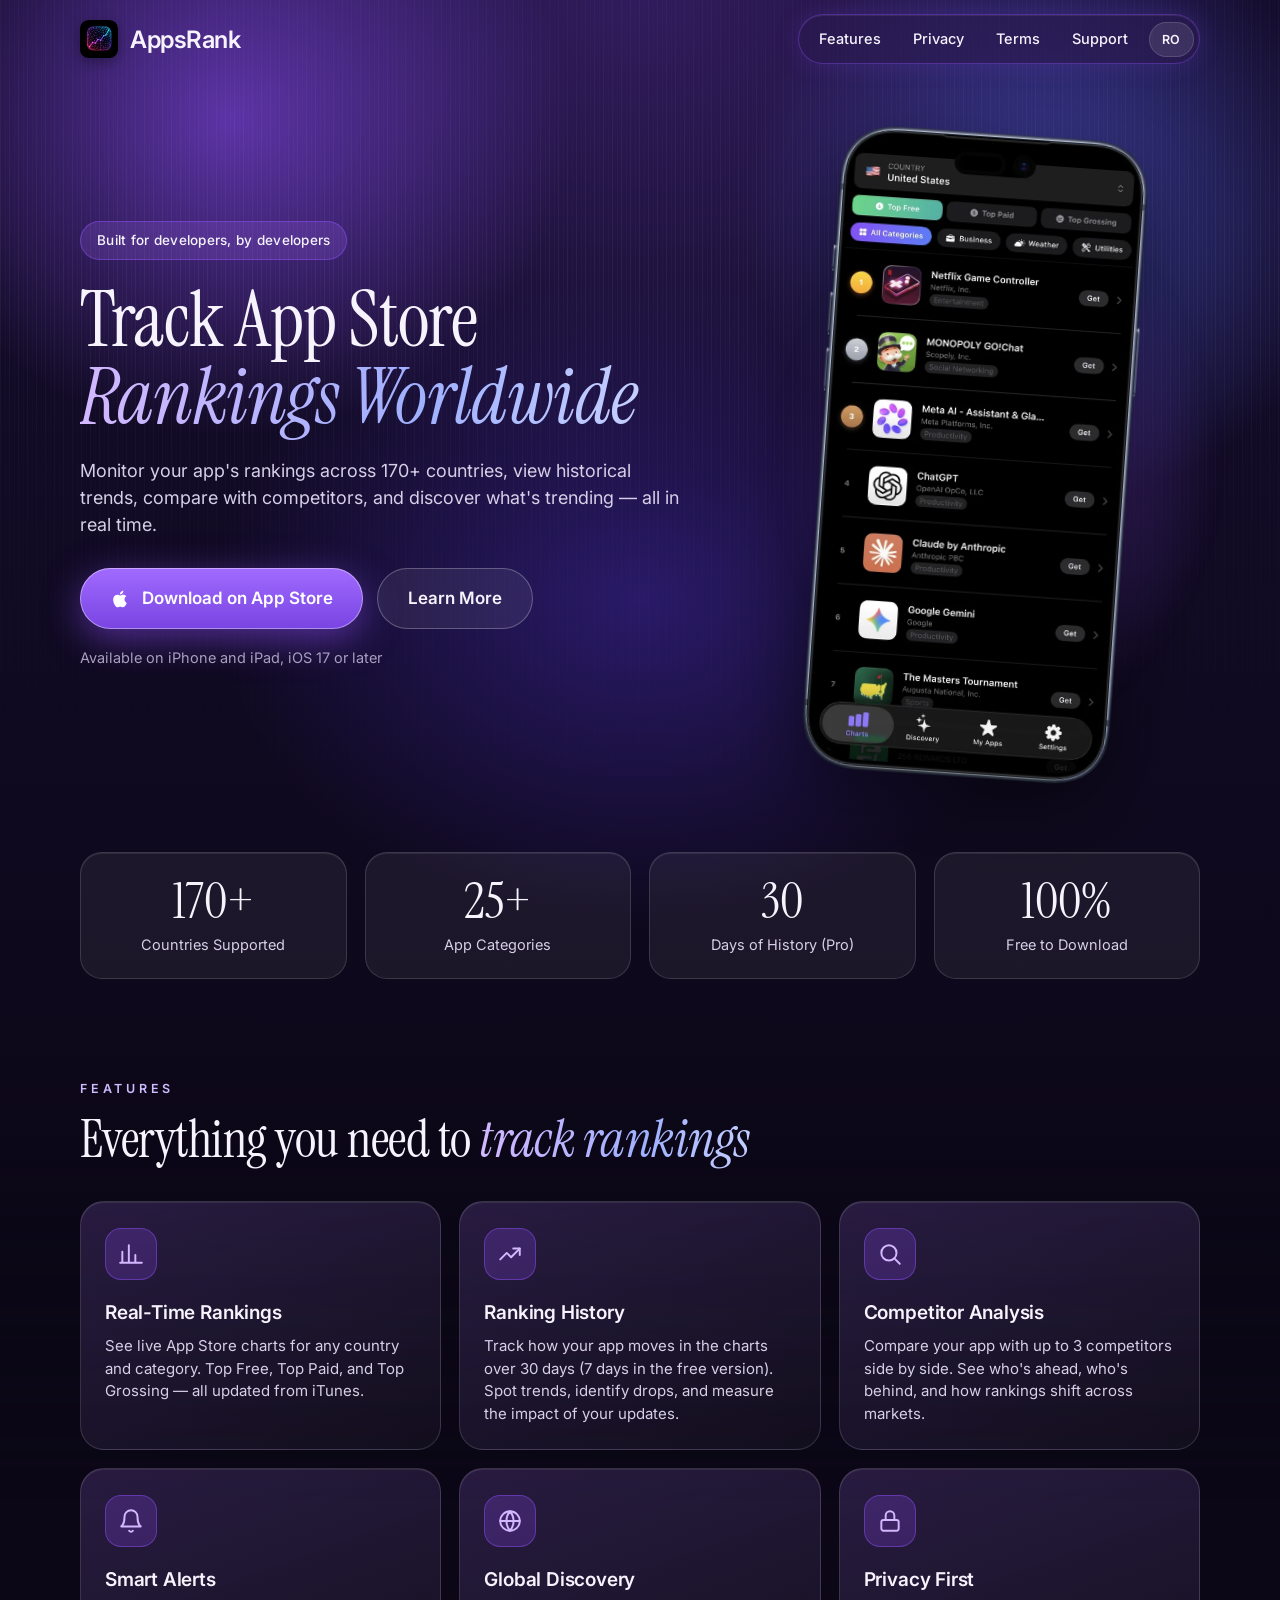
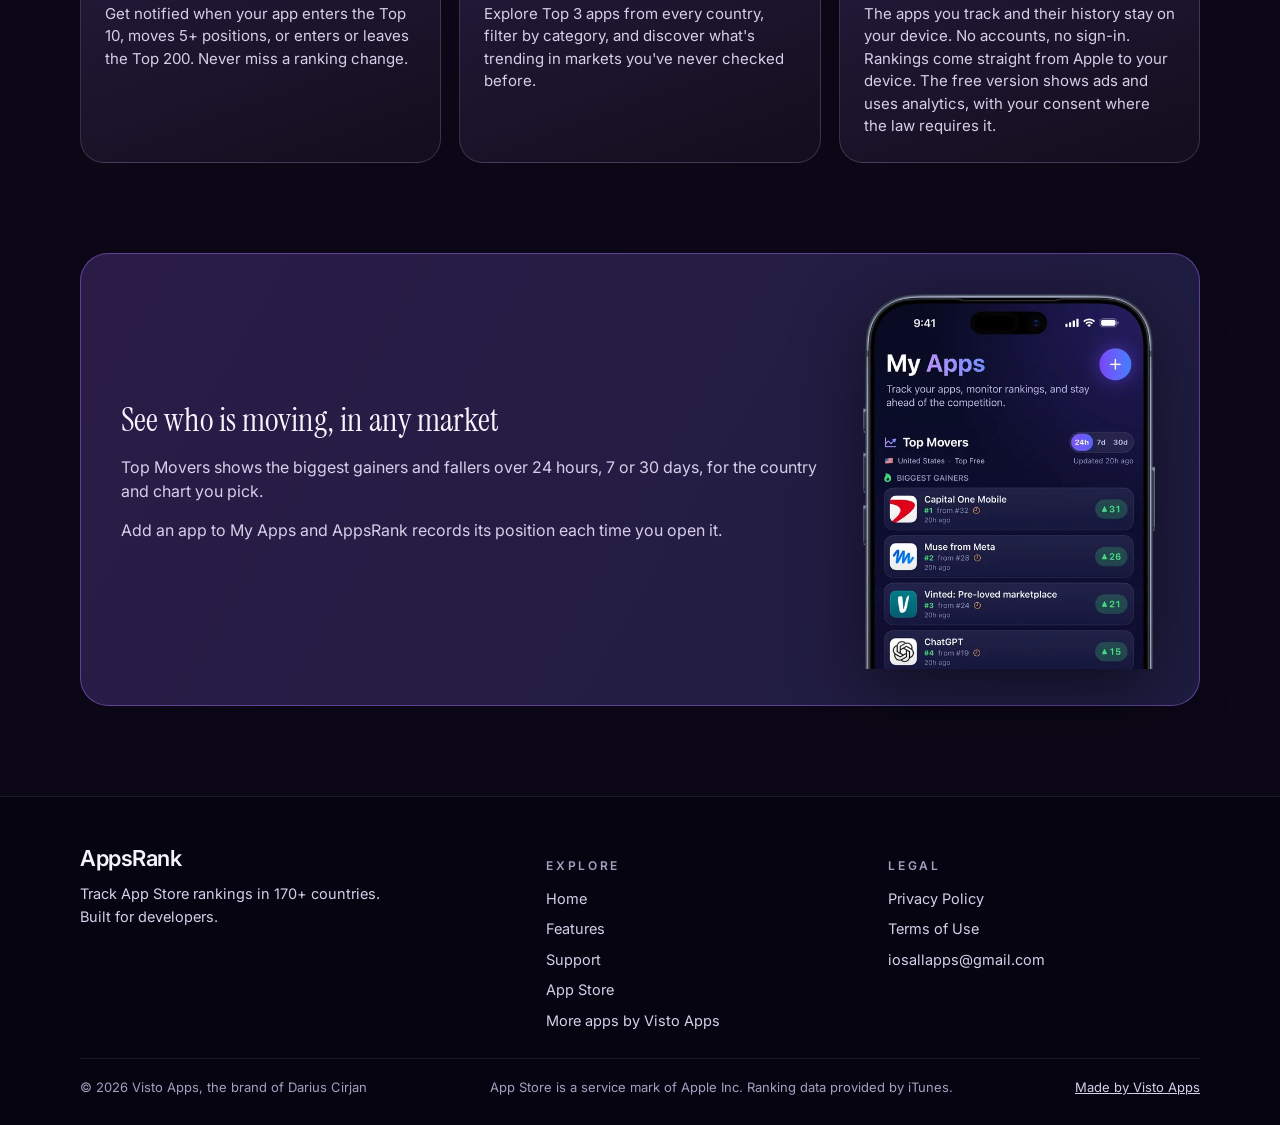
<file: index.html>
<!DOCTYPE html>
<html lang="en">
<head>
    <meta charset="UTF-8">
    <meta name="viewport" content="width=device-width, initial-scale=1.0">
    <meta name="apple-itunes-app" content="app-id=6762045370">
    <title>AppsRank: App Store Ranking Tracker & Charts</title>
    <meta name="description" content="Track App Store rankings in 170+ countries. See live top charts, follow your apps and competitors, and get rank alerts. Free on iPhone and iPad.">
    <meta name="author" content="Visto Apps">
    <meta name="robots" content="index, follow">
    <meta name="theme-color" content="#301e5d" data-scrolled="#0b0716">
    <link rel="canonical" href="https://appsrankapp.com/">
    <link rel="alternate" hreflang="en" href="https://appsrankapp.com/">
    <link rel="alternate" hreflang="ro" href="https://appsrankapp.com/ro/">
    <link rel="alternate" hreflang="x-default" href="https://appsrankapp.com/">
    <meta property="og:title" content="AppsRank: App Store Ranking Tracker & Charts">
    <meta property="og:description" content="Track App Store rankings in 170+ countries. See live top charts, follow your apps and competitors, and get rank alerts. Free on iPhone and iPad.">
    <meta property="og:type" content="website">
    <meta property="og:url" content="https://appsrankapp.com/">
    <meta property="og:site_name" content="AppsRank">
    <meta property="og:locale" content="en_US">
    <meta property="og:locale:alternate" content="ro_RO">
    <meta property="og:image" content="https://appsrankapp.com/og-image.jpg">
    <meta property="og:image:width" content="1200">
    <meta property="og:image:height" content="630">
    <meta property="og:image:alt" content="AppsRank app icon and the App Store charts screen on an iPhone">
    <meta name="twitter:card" content="summary_large_image">
    <meta name="twitter:title" content="AppsRank: App Store Ranking Tracker & Charts">
    <meta name="twitter:description" content="Track App Store rankings in 170+ countries. See live top charts, follow your apps and competitors, and get rank alerts. Free on iPhone and iPad.">
    <meta name="twitter:image" content="https://appsrankapp.com/og-image.jpg">
    <link rel="icon" type="image/webp" href="/img/icon.webp">
    <link rel="apple-touch-icon" href="/img/icon.webp">
    <link rel="preload" href="/assets/fonts/inter.woff2" as="font" type="font/woff2" crossorigin>
    <link rel="preload" href="/assets/fonts/instrument-serif.woff2" as="font" type="font/woff2" crossorigin>
    <link rel="preload" href="/img/phone-charts.webp" as="image" type="image/webp" fetchpriority="high">
    <link rel="stylesheet" href="/styles.css?v=20261116s">
    <script type="application/ld+json">{"@context":"https://schema.org","@type":"MobileApplication","name":"AppsRank","description":"Track App Store rankings in 170+ countries. See live top charts, follow your apps and competitors, and get rank alerts. Free on iPhone and iPad.","operatingSystem":"iOS 17.0 or later","applicationCategory":"DeveloperApplication","inLanguage":"en","url":"https://appsrankapp.com/","image":"https://appsrankapp.com/img/icon.webp","downloadUrl":"https://apps.apple.com/app/id6762045370","installUrl":"https://apps.apple.com/app/id6762045370","screenshot":["https://appsrankapp.com/img/phone-charts.webp","https://appsrankapp.com/img/phone-detail.webp"],"offers":{"@type":"Offer","price":"0","priceCurrency":"USD"},"author":{"@type":"Organization","name":"Visto Apps","url":"https://vistoapps.com","founder":{"@type":"Person","name":"Darius Cirjan"}},"publisher":{"@type":"Organization","name":"Visto Apps","url":"https://vistoapps.com","founder":{"@type":"Person","name":"Darius Cirjan"}}}</script>
    <script type="application/ld+json">{"@context":"https://schema.org","@type":"WebSite","name":"AppsRank","url":"https://appsrankapp.com/","inLanguage":["en","ro"],"publisher":{"@type":"Organization","name":"Visto Apps","url":"https://vistoapps.com","founder":{"@type":"Person","name":"Darius Cirjan"}}}</script>
</head>
<body>
    <div class="animated-bg" aria-hidden="true"></div>
    <a href="#main" class="skip-link">Skip to main content</a>
    <header>
        <div class="container">
            <a href="/" class="logo"><img src="/img/icon.webp" alt="" width="38" height="38">AppsRank</a>
            <button class="mobile-menu-btn" aria-label="Toggle menu" aria-expanded="false">
                <svg width="24" height="24" viewBox="0 0 24 24" fill="none" stroke="currentColor" stroke-width="2" stroke-linecap="round" aria-hidden="true"><line x1="3" y1="6" x2="21" y2="6"/><line x1="3" y1="12" x2="21" y2="12"/><line x1="3" y1="18" x2="21" y2="18"/></svg>
            </button>
            <nav aria-label="Main"><ul class="nav-links"><li><a href="/#features">Features</a></li><li><a href="/privacy">Privacy</a></li><li><a href="/terms">Terms</a></li><li><a href="/support">Support</a></li><li><a class="lang-btn" href="/ro/" hreflang="ro">RO</a></li></ul></nav>
        </div>
    </header>
    <main id="main">
    <section class="hero">
        <div class="container">
            <div class="hero-content">
                <span class="hero-pill">Built for developers, by developers</span>
                <h1>Track App Store <em>Rankings Worldwide</em></h1>
                <p class="tagline">Monitor your app's rankings across 170+ countries, view historical trends, compare with competitors, and discover what's trending — all in real time.</p>
                <div class="cta-buttons">
                    <a href="https://apps.apple.com/app/id6762045370" class="btn-glow btn-large"><svg width="20" height="20" viewBox="0 0 24 24" fill="currentColor" aria-hidden="true"><path d="M18.71 19.5c-.83 1.24-1.71 2.45-3.05 2.47-1.34.03-1.77-.79-3.29-.79-1.53 0-2 .77-3.27.82-1.31.05-2.3-1.32-3.14-2.53C4.25 17 2.94 12.45 4.7 9.39c.87-1.52 2.43-2.48 4.12-2.51 1.28-.02 2.5.87 3.29.87.78 0 2.26-1.07 3.81-.91.65.03 2.47.26 3.64 1.98-.09.06-2.17 1.28-2.15 3.81.03 3.02 2.65 4.03 2.68 4.04-.03.07-.42 1.44-1.38 2.83M13 3.5c.73-.83 1.94-1.46 2.94-1.5.13 1.17-.34 2.35-1.04 3.19-.69.85-1.83 1.51-2.95 1.42-.15-1.15.41-2.35 1.05-3.11z"/></svg>Download on App Store</a>
                    <a href="#features" class="btn-outline btn-large">Learn More</a>
                </div>
                <p class="trust-line">Available on iPhone and iPad, iOS 17 or later</p>
            </div>
            <div class="hero-phone"><img src="/img/phone-charts.webp" width="560" height="1143" alt="AppsRank app ranking tracker showing the Top Free App Store chart for the United States" fetchpriority="high" decoding="async"></div>
        </div>
    </section>
    <section class="stats"><div class="container"><div class="stats-grid"><div class="stat"><div class="number">170+</div><div class="label">Countries Supported</div></div><div class="stat"><div class="number">25+</div><div class="label">App Categories</div></div><div class="stat"><div class="number">30</div><div class="label">Days of History (Pro)</div></div><div class="stat"><div class="number">100%</div><div class="label">Free to Download</div></div></div></div></section>
    <section class="features" id="features">
        <div class="container">
            <span class="section-label">Features</span>
            <h2>Everything you need to <em>track rankings</em></h2>
            <div class="features-grid"><div class="feature-card"><div class="feature-icon"><svg viewBox="0 0 24 24" fill="none" stroke="currentColor" stroke-width="1.8" stroke-linecap="round" stroke-linejoin="round" aria-hidden="true"><path d='M4 20V10M10 20V4M16 20v-7M22 20H2'/></svg></div><h3>Real-Time Rankings</h3><p>See live App Store charts for any country and category. Top Free, Top Paid, and Top Grossing — all updated from iTunes.</p></div><div class="feature-card"><div class="feature-icon"><svg viewBox="0 0 24 24" fill="none" stroke="currentColor" stroke-width="1.8" stroke-linecap="round" stroke-linejoin="round" aria-hidden="true"><path d='M3 17l6-6 4 4 8-8'/><path d='M15 7h6v6'/></svg></div><h3>Ranking History</h3><p>Track how your app moves in the charts over 30 days (7 days in the free version). Spot trends, identify drops, and measure the impact of your updates.</p></div><div class="feature-card"><div class="feature-icon"><svg viewBox="0 0 24 24" fill="none" stroke="currentColor" stroke-width="1.8" stroke-linecap="round" stroke-linejoin="round" aria-hidden="true"><circle cx='11' cy='11' r='7'/><path d='M21 21l-4.3-4.3'/></svg></div><h3>Competitor Analysis</h3><p>Compare your app with up to 3 competitors side by side. See who's ahead, who's behind, and how rankings shift across markets.</p></div><div class="feature-card"><div class="feature-icon"><svg viewBox="0 0 24 24" fill="none" stroke="currentColor" stroke-width="1.8" stroke-linecap="round" stroke-linejoin="round" aria-hidden="true"><path d='M18 8a6 6 0 10-12 0c0 7-3 9-3 9h18s-3-2-3-9'/><path d='M13.7 21a2 2 0 01-3.4 0'/></svg></div><h3>Smart Alerts</h3><p>Get notified when your app enters the Top 10, moves 5+ positions, or enters or leaves the Top 200. Never miss a ranking change.</p></div><div class="feature-card"><div class="feature-icon"><svg viewBox="0 0 24 24" fill="none" stroke="currentColor" stroke-width="1.8" stroke-linecap="round" stroke-linejoin="round" aria-hidden="true"><circle cx='12' cy='12' r='9'/><path d='M3 12h18M12 3a14 14 0 010 18M12 3a14 14 0 000 18'/></svg></div><h3>Global Discovery</h3><p>Explore Top 3 apps from every country, filter by category, and discover what's trending in markets you've never checked before.</p></div><div class="feature-card"><div class="feature-icon"><svg viewBox="0 0 24 24" fill="none" stroke="currentColor" stroke-width="1.8" stroke-linecap="round" stroke-linejoin="round" aria-hidden="true"><rect x='4' y='11' width='16' height='10' rx='2'/><path d='M8 11V7a4 4 0 018 0v4'/></svg></div><h3>Privacy First</h3><p>The apps you track and their history stay on your device. No accounts, no sign-in. Rankings come straight from Apple to your device. The free version shows ads and uses analytics, with your consent where the law requires it.</p></div></div>
        </div>
    </section>
    <section class="shot-band">
        <div class="container">
            <div class="shot-note">
                <div>
                    <h3>See who is moving, in any market</h3>
                    <p>Top Movers shows the biggest gainers and fallers over 24 hours, 7 or 30 days, for the country and chart you pick.</p>
                    <p>Add an app to My Apps and AppsRank records its position each time you open it.</p>
                </div>
                <img src="/img/phone-detail.webp" width="520" height="658" alt="AppsRank My Apps screen with Top Movers on iPhone" loading="lazy" decoding="async">
            </div>
        </div>
    </section>
    </main>
    <footer>
        <div class="container">
            <div class="footer-content">
                <div class="footer-section"><h3>AppsRank</h3><p>Track App Store rankings in 170+ countries. Built for developers.</p></div>
                <div class="footer-section"><h4>Explore</h4><ul>
                    <li><a href="/">Home</a></li>
                    <li><a href="/#features">Features</a></li>
                    <li><a href="/support">Support</a></li>
                    <li><a href="https://apps.apple.com/app/id6762045370">App Store</a></li>
                    <li><a href="https://vistoapps.com/apps.html">More apps by Visto Apps</a></li></ul></div>
                <div class="footer-section"><h4>Legal</h4><ul>
                    <li><a href="/privacy">Privacy Policy</a></li>
                    <li><a href="/terms">Terms of Use</a></li>
                    <li><a href="mailto:iosallapps@gmail.com">iosallapps@gmail.com</a></li></ul></div>
            </div>
            <div class="footer-bottom"><span>&copy; 2026 Visto Apps, the brand of Darius Cirjan</span><span>App Store is a service mark of Apple Inc. Ranking data provided by iTunes.</span><a href="https://vistoapps.com">Made by Visto Apps</a></div>
        </div>
    </footer>
    <script src="/site.js?v=20261116s" defer></script>
</body>
</html>
</file>
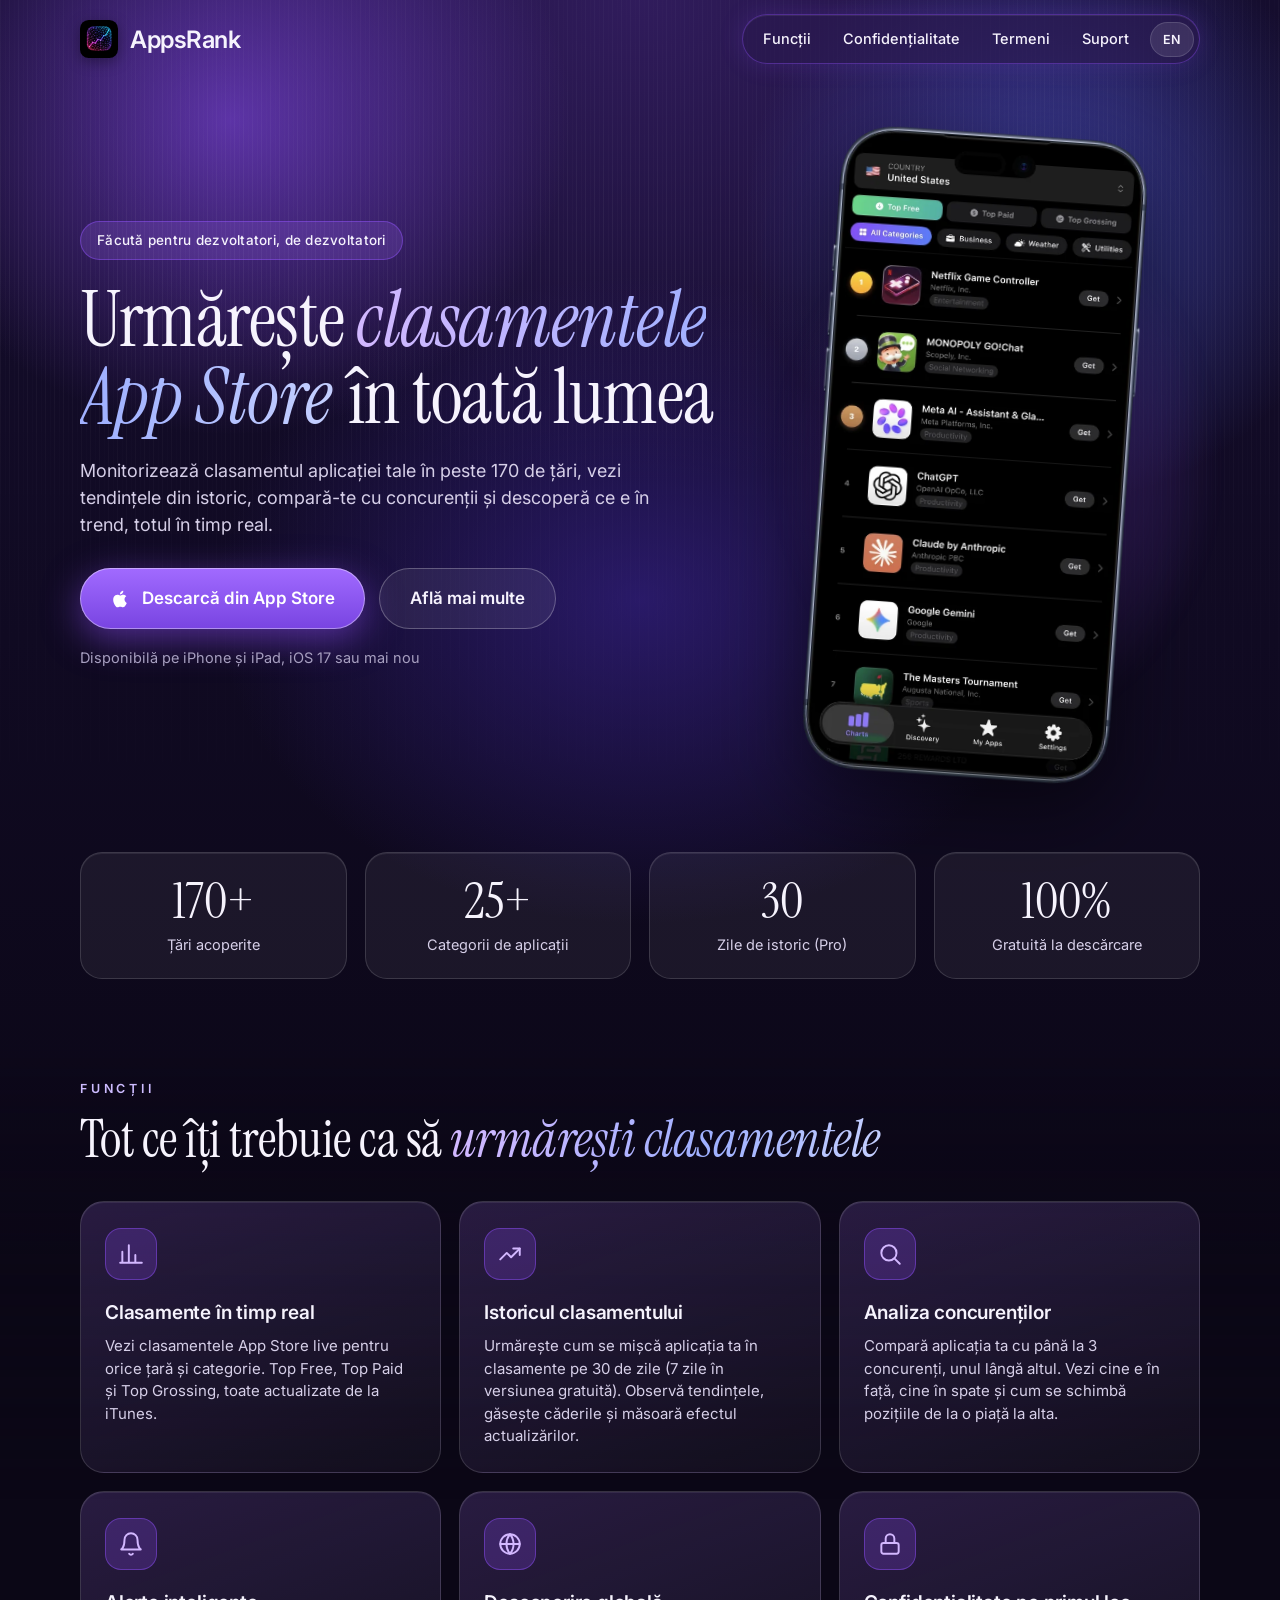
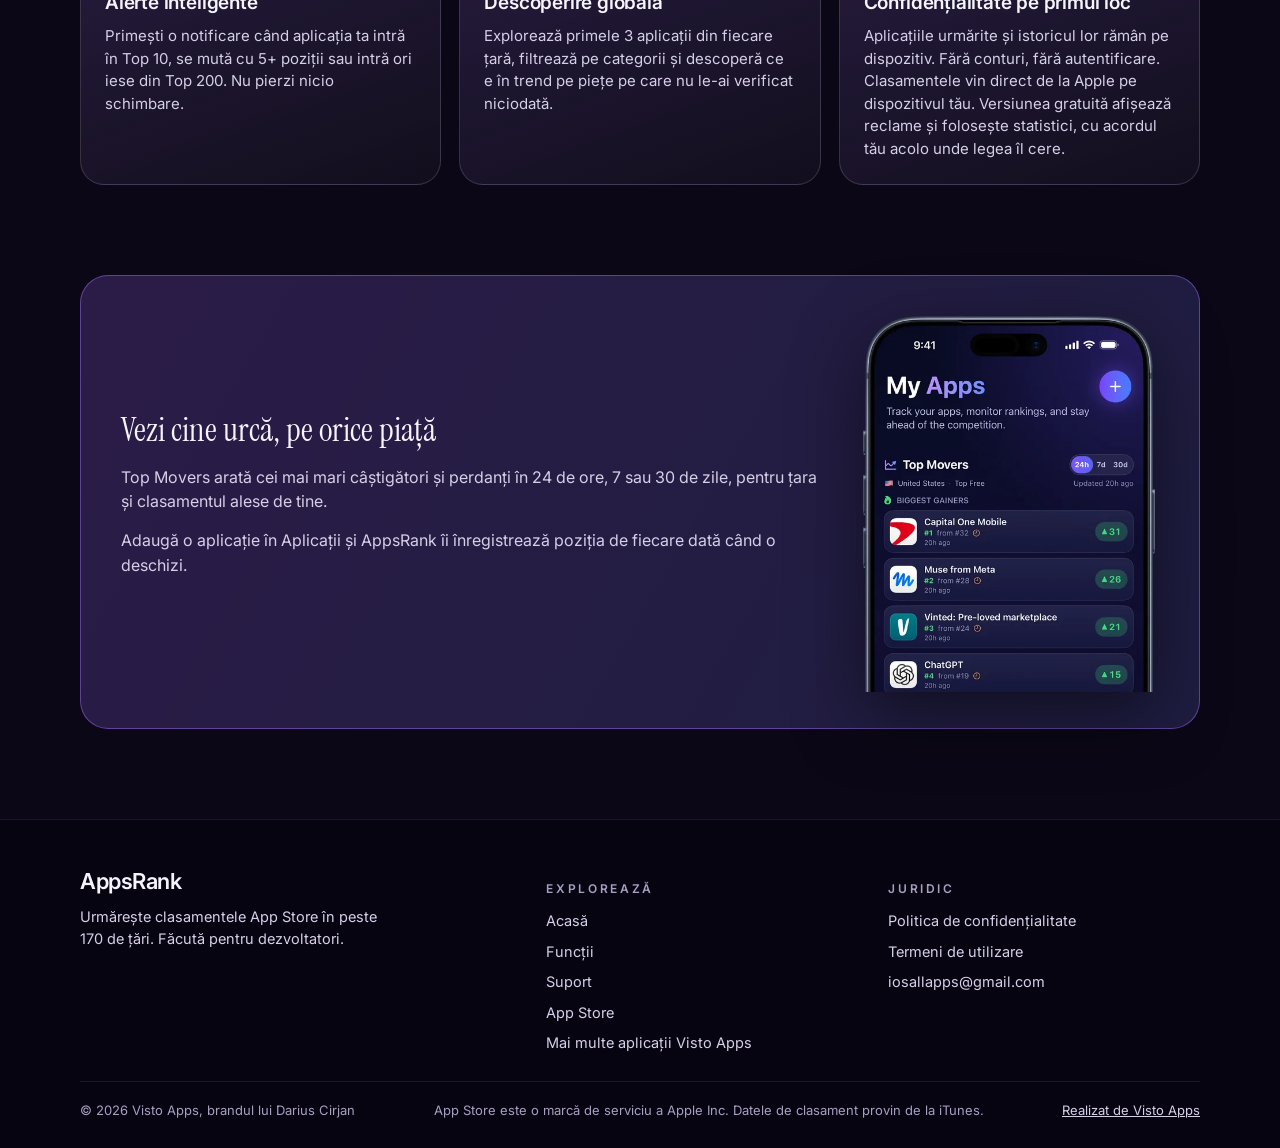
<file: ro/index.html>
<!DOCTYPE html>
<html lang="ro">
<head>
    <meta charset="UTF-8">
    <meta name="viewport" content="width=device-width, initial-scale=1.0">
    <meta name="apple-itunes-app" content="app-id=6762045370">
    <title>AppsRank: clasament App Store și urmărire poziții</title>
    <meta name="description" content="Urmărește clasamentele App Store în peste 170 de țări. Topuri live, istoric, comparație cu concurenții și alerte de poziție. Gratuit pe iPhone și iPad.">
    <meta name="author" content="Visto Apps">
    <meta name="robots" content="index, follow">
    <meta name="theme-color" content="#301e5d" data-scrolled="#0b0716">
    <link rel="canonical" href="https://appsrankapp.com/ro/">
    <link rel="alternate" hreflang="en" href="https://appsrankapp.com/">
    <link rel="alternate" hreflang="ro" href="https://appsrankapp.com/ro/">
    <link rel="alternate" hreflang="x-default" href="https://appsrankapp.com/">
    <meta property="og:title" content="AppsRank: clasament App Store și urmărire poziții">
    <meta property="og:description" content="Urmărește clasamentele App Store în peste 170 de țări. Topuri live, istoric, comparație cu concurenții și alerte de poziție. Gratuit pe iPhone și iPad.">
    <meta property="og:type" content="website">
    <meta property="og:url" content="https://appsrankapp.com/ro/">
    <meta property="og:site_name" content="AppsRank">
    <meta property="og:locale" content="ro_RO">
    <meta property="og:locale:alternate" content="en_US">
    <meta property="og:image" content="https://appsrankapp.com/og-image.jpg">
    <meta property="og:image:width" content="1200">
    <meta property="og:image:height" content="630">
    <meta property="og:image:alt" content="AppsRank app icon and the App Store charts screen on an iPhone">
    <meta name="twitter:card" content="summary_large_image">
    <meta name="twitter:title" content="AppsRank: clasament App Store și urmărire poziții">
    <meta name="twitter:description" content="Urmărește clasamentele App Store în peste 170 de țări. Topuri live, istoric, comparație cu concurenții și alerte de poziție. Gratuit pe iPhone și iPad.">
    <meta name="twitter:image" content="https://appsrankapp.com/og-image.jpg">
    <link rel="icon" type="image/webp" href="/img/icon.webp">
    <link rel="apple-touch-icon" href="/img/icon.webp">
    <link rel="preload" href="/assets/fonts/inter.woff2" as="font" type="font/woff2" crossorigin>
    <link rel="preload" href="/assets/fonts/instrument-serif.woff2" as="font" type="font/woff2" crossorigin>
    <link rel="preload" href="/img/phone-charts.webp" as="image" type="image/webp" fetchpriority="high">
    <link rel="stylesheet" href="/styles.css?v=20261116s">
    <script type="application/ld+json">{"@context":"https://schema.org","@type":"MobileApplication","name":"AppsRank","description":"Urmărește clasamentele App Store în peste 170 de țări. Topuri live, istoric, comparație cu concurenții și alerte de poziție. Gratuit pe iPhone și iPad.","operatingSystem":"iOS 17.0 or later","applicationCategory":"DeveloperApplication","inLanguage":"ro","url":"https://appsrankapp.com/ro/","image":"https://appsrankapp.com/img/icon.webp","downloadUrl":"https://apps.apple.com/app/id6762045370","installUrl":"https://apps.apple.com/app/id6762045370","screenshot":["https://appsrankapp.com/img/phone-charts.webp","https://appsrankapp.com/img/phone-detail.webp"],"offers":{"@type":"Offer","price":"0","priceCurrency":"USD"},"author":{"@type":"Organization","name":"Visto Apps","url":"https://vistoapps.com","founder":{"@type":"Person","name":"Darius Cirjan"}},"publisher":{"@type":"Organization","name":"Visto Apps","url":"https://vistoapps.com","founder":{"@type":"Person","name":"Darius Cirjan"}}}</script>
    <script type="application/ld+json">{"@context":"https://schema.org","@type":"WebSite","name":"AppsRank","url":"https://appsrankapp.com/","inLanguage":["en","ro"],"publisher":{"@type":"Organization","name":"Visto Apps","url":"https://vistoapps.com","founder":{"@type":"Person","name":"Darius Cirjan"}}}</script>
</head>
<body>
    <div class="animated-bg" aria-hidden="true"></div>
    <a href="#main" class="skip-link">Sari la conținutul principal</a>
    <header>
        <div class="container">
            <a href="/ro/" class="logo"><img src="/img/icon.webp" alt="" width="38" height="38">AppsRank</a>
            <button class="mobile-menu-btn" aria-label="Deschide meniul" aria-expanded="false">
                <svg width="24" height="24" viewBox="0 0 24 24" fill="none" stroke="currentColor" stroke-width="2" stroke-linecap="round" aria-hidden="true"><line x1="3" y1="6" x2="21" y2="6"/><line x1="3" y1="12" x2="21" y2="12"/><line x1="3" y1="18" x2="21" y2="18"/></svg>
            </button>
            <nav aria-label="Main"><ul class="nav-links"><li><a href="/ro/#features">Funcții</a></li><li><a href="/ro/privacy">Confidențialitate</a></li><li><a href="/ro/terms">Termeni</a></li><li><a href="/ro/support">Suport</a></li><li><a class="lang-btn" href="/" hreflang="en">EN</a></li></ul></nav>
        </div>
    </header>
    <main id="main">
    <section class="hero">
        <div class="container">
            <div class="hero-content">
                <span class="hero-pill">Făcută pentru dezvoltatori, de dezvoltatori</span>
                <h1>Urmărește <em>clasamentele App Store</em> în toată lumea</h1>
                <p class="tagline">Monitorizează clasamentul aplicației tale în peste 170 de țări, vezi tendințele din istoric, compară-te cu concurenții și descoperă ce e în trend, totul în timp real.</p>
                <div class="cta-buttons">
                    <a href="https://apps.apple.com/app/id6762045370" class="btn-glow btn-large"><svg width="20" height="20" viewBox="0 0 24 24" fill="currentColor" aria-hidden="true"><path d="M18.71 19.5c-.83 1.24-1.71 2.45-3.05 2.47-1.34.03-1.77-.79-3.29-.79-1.53 0-2 .77-3.27.82-1.31.05-2.3-1.32-3.14-2.53C4.25 17 2.94 12.45 4.7 9.39c.87-1.52 2.43-2.48 4.12-2.51 1.28-.02 2.5.87 3.29.87.78 0 2.26-1.07 3.81-.91.65.03 2.47.26 3.64 1.98-.09.06-2.17 1.28-2.15 3.81.03 3.02 2.65 4.03 2.68 4.04-.03.07-.42 1.44-1.38 2.83M13 3.5c.73-.83 1.94-1.46 2.94-1.5.13 1.17-.34 2.35-1.04 3.19-.69.85-1.83 1.51-2.95 1.42-.15-1.15.41-2.35 1.05-3.11z"/></svg>Descarcă din App Store</a>
                    <a href="#features" class="btn-outline btn-large">Află mai multe</a>
                </div>
                <p class="trust-line">Disponibilă pe iPhone și iPad, iOS 17 sau mai nou</p>
            </div>
            <div class="hero-phone"><img src="/img/phone-charts.webp" width="560" height="1143" alt="Aplicația AppsRank, tracker de clasament, cu topul Top Free din App Store pentru Statele Unite" fetchpriority="high" decoding="async"></div>
        </div>
    </section>
    <section class="stats"><div class="container"><div class="stats-grid"><div class="stat"><div class="number">170+</div><div class="label">Țări acoperite</div></div><div class="stat"><div class="number">25+</div><div class="label">Categorii de aplicații</div></div><div class="stat"><div class="number">30</div><div class="label">Zile de istoric (Pro)</div></div><div class="stat"><div class="number">100%</div><div class="label">Gratuită la descărcare</div></div></div></div></section>
    <section class="features" id="features">
        <div class="container">
            <span class="section-label">Funcții</span>
            <h2>Tot ce îți trebuie ca să <em>urmărești clasamentele</em></h2>
            <div class="features-grid"><div class="feature-card"><div class="feature-icon"><svg viewBox="0 0 24 24" fill="none" stroke="currentColor" stroke-width="1.8" stroke-linecap="round" stroke-linejoin="round" aria-hidden="true"><path d='M4 20V10M10 20V4M16 20v-7M22 20H2'/></svg></div><h3>Clasamente în timp real</h3><p>Vezi clasamentele App Store live pentru orice țară și categorie. Top Free, Top Paid și Top Grossing, toate actualizate de la iTunes.</p></div><div class="feature-card"><div class="feature-icon"><svg viewBox="0 0 24 24" fill="none" stroke="currentColor" stroke-width="1.8" stroke-linecap="round" stroke-linejoin="round" aria-hidden="true"><path d='M3 17l6-6 4 4 8-8'/><path d='M15 7h6v6'/></svg></div><h3>Istoricul clasamentului</h3><p>Urmărește cum se mișcă aplicația ta în clasamente pe 30 de zile (7 zile în versiunea gratuită). Observă tendințele, găsește căderile și măsoară efectul actualizărilor.</p></div><div class="feature-card"><div class="feature-icon"><svg viewBox="0 0 24 24" fill="none" stroke="currentColor" stroke-width="1.8" stroke-linecap="round" stroke-linejoin="round" aria-hidden="true"><circle cx='11' cy='11' r='7'/><path d='M21 21l-4.3-4.3'/></svg></div><h3>Analiza concurenților</h3><p>Compară aplicația ta cu până la 3 concurenți, unul lângă altul. Vezi cine e în față, cine în spate și cum se schimbă pozițiile de la o piață la alta.</p></div><div class="feature-card"><div class="feature-icon"><svg viewBox="0 0 24 24" fill="none" stroke="currentColor" stroke-width="1.8" stroke-linecap="round" stroke-linejoin="round" aria-hidden="true"><path d='M18 8a6 6 0 10-12 0c0 7-3 9-3 9h18s-3-2-3-9'/><path d='M13.7 21a2 2 0 01-3.4 0'/></svg></div><h3>Alerte inteligente</h3><p>Primești o notificare când aplicația ta intră în Top 10, se mută cu 5+ poziții sau intră ori iese din Top 200. Nu pierzi nicio schimbare.</p></div><div class="feature-card"><div class="feature-icon"><svg viewBox="0 0 24 24" fill="none" stroke="currentColor" stroke-width="1.8" stroke-linecap="round" stroke-linejoin="round" aria-hidden="true"><circle cx='12' cy='12' r='9'/><path d='M3 12h18M12 3a14 14 0 010 18M12 3a14 14 0 000 18'/></svg></div><h3>Descoperire globală</h3><p>Explorează primele 3 aplicații din fiecare țară, filtrează pe categorii și descoperă ce e în trend pe piețe pe care nu le-ai verificat niciodată.</p></div><div class="feature-card"><div class="feature-icon"><svg viewBox="0 0 24 24" fill="none" stroke="currentColor" stroke-width="1.8" stroke-linecap="round" stroke-linejoin="round" aria-hidden="true"><rect x='4' y='11' width='16' height='10' rx='2'/><path d='M8 11V7a4 4 0 018 0v4'/></svg></div><h3>Confidențialitate pe primul loc</h3><p>Aplicațiile urmărite și istoricul lor rămân pe dispozitiv. Fără conturi, fără autentificare. Clasamentele vin direct de la Apple pe dispozitivul tău. Versiunea gratuită afișează reclame și folosește statistici, cu acordul tău acolo unde legea îl cere.</p></div></div>
        </div>
    </section>
    <section class="shot-band">
        <div class="container">
            <div class="shot-note">
                <div>
                    <h3>Vezi cine urcă, pe orice piață</h3>
                    <p>Top Movers arată cei mai mari câștigători și perdanți în 24 de ore, 7 sau 30 de zile, pentru țara și clasamentul alese de tine.</p>
                    <p>Adaugă o aplicație în Aplicații și AppsRank îi înregistrează poziția de fiecare dată când o deschizi.</p>
                </div>
                <img src="/img/phone-detail.webp" width="520" height="658" alt="Ecranul Aplicații din AppsRank, cu Top Movers, pe iPhone" loading="lazy" decoding="async">
            </div>
        </div>
    </section>
    </main>
    <footer>
        <div class="container">
            <div class="footer-content">
                <div class="footer-section"><h3>AppsRank</h3><p>Urmărește clasamentele App Store în peste 170 de țări. Făcută pentru dezvoltatori.</p></div>
                <div class="footer-section"><h4>Explorează</h4><ul>
                    <li><a href="/ro/">Acasă</a></li>
                    <li><a href="/ro/#features">Funcții</a></li>
                    <li><a href="/ro/support">Suport</a></li>
                    <li><a href="https://apps.apple.com/app/id6762045370">App Store</a></li>
                    <li><a href="https://vistoapps.com/apps.html">Mai multe aplicații Visto Apps</a></li></ul></div>
                <div class="footer-section"><h4>Juridic</h4><ul>
                    <li><a href="/ro/privacy">Politica de confidențialitate</a></li>
                    <li><a href="/ro/terms">Termeni de utilizare</a></li>
                    <li><a href="mailto:iosallapps@gmail.com">iosallapps@gmail.com</a></li></ul></div>
            </div>
            <div class="footer-bottom"><span>&copy; 2026 Visto Apps, brandul lui Darius Cirjan</span><span>App Store este o marcă de serviciu a Apple Inc. Datele de clasament provin de la iTunes.</span><a href="https://vistoapps.com">Realizat de Visto Apps</a></div>
        </div>
    </footer>
    <script src="/site.js?v=20261116s" defer></script>
</body>
</html>
</file>
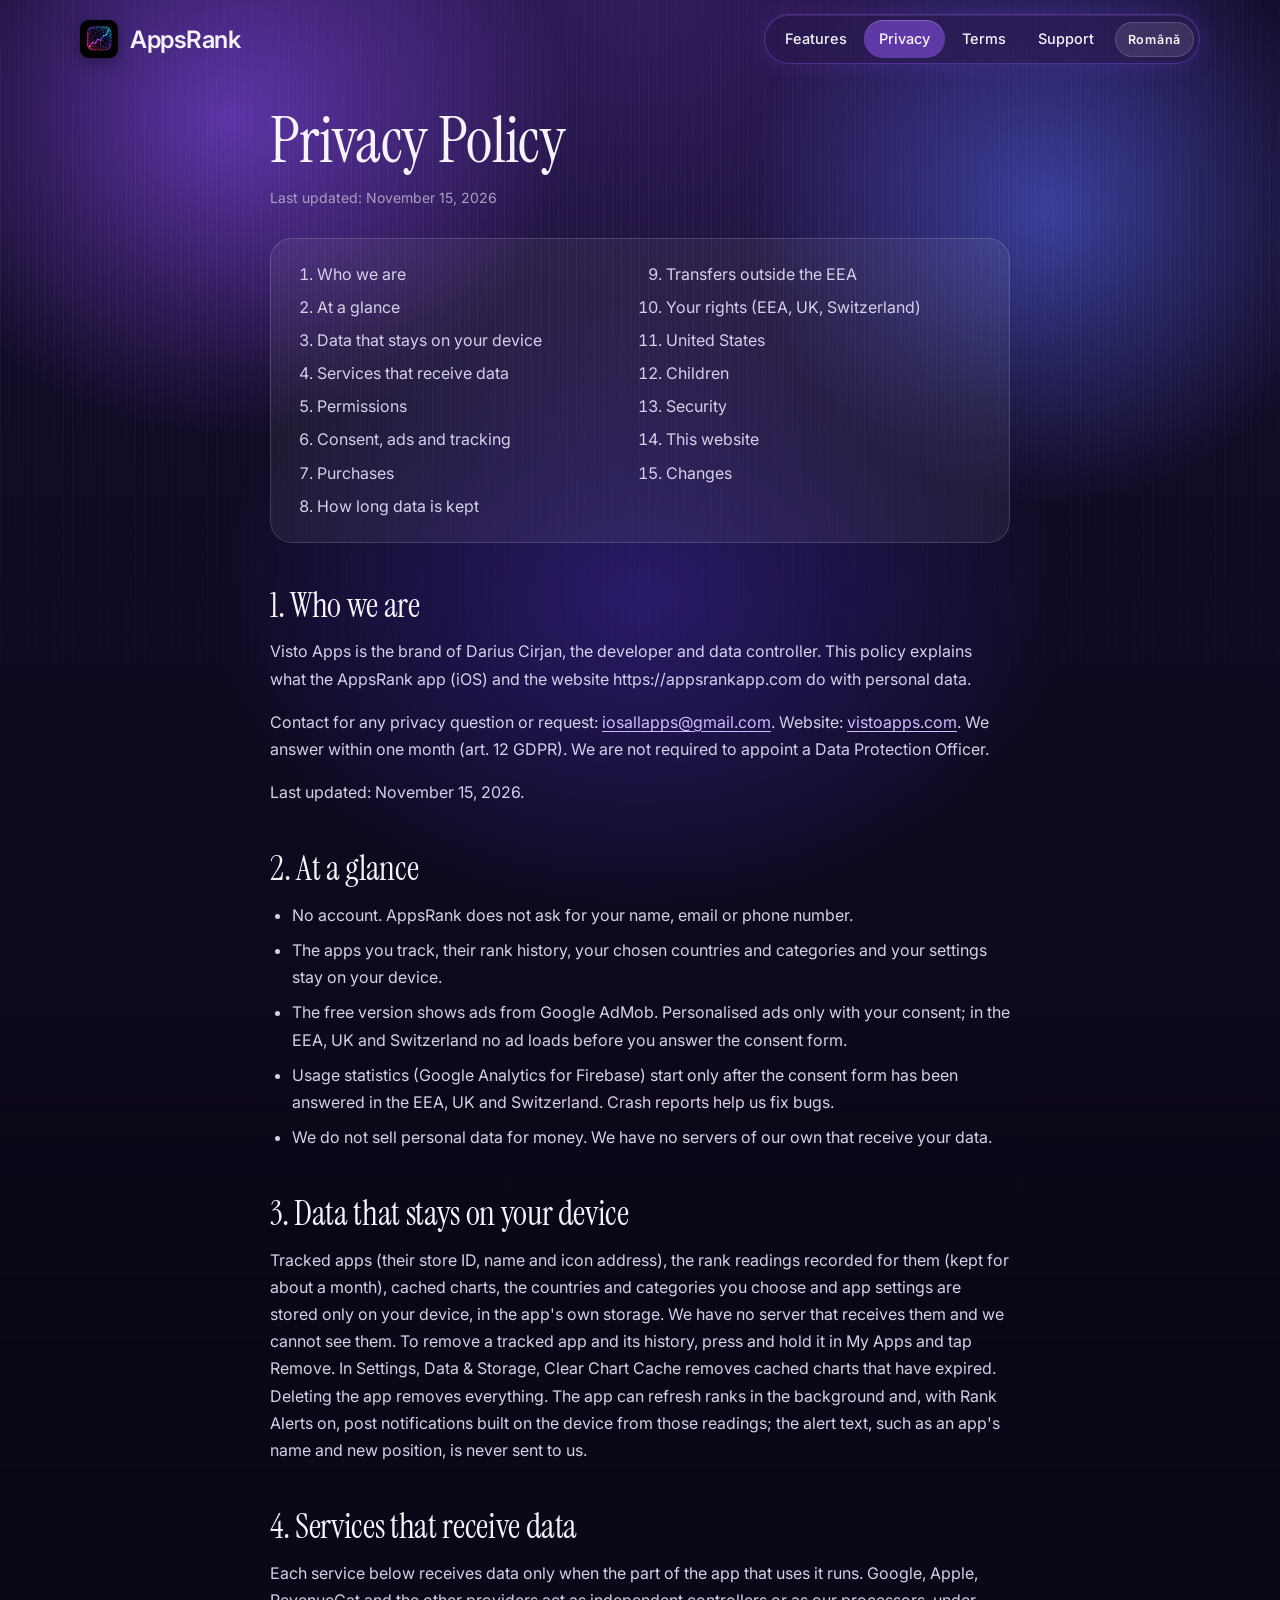
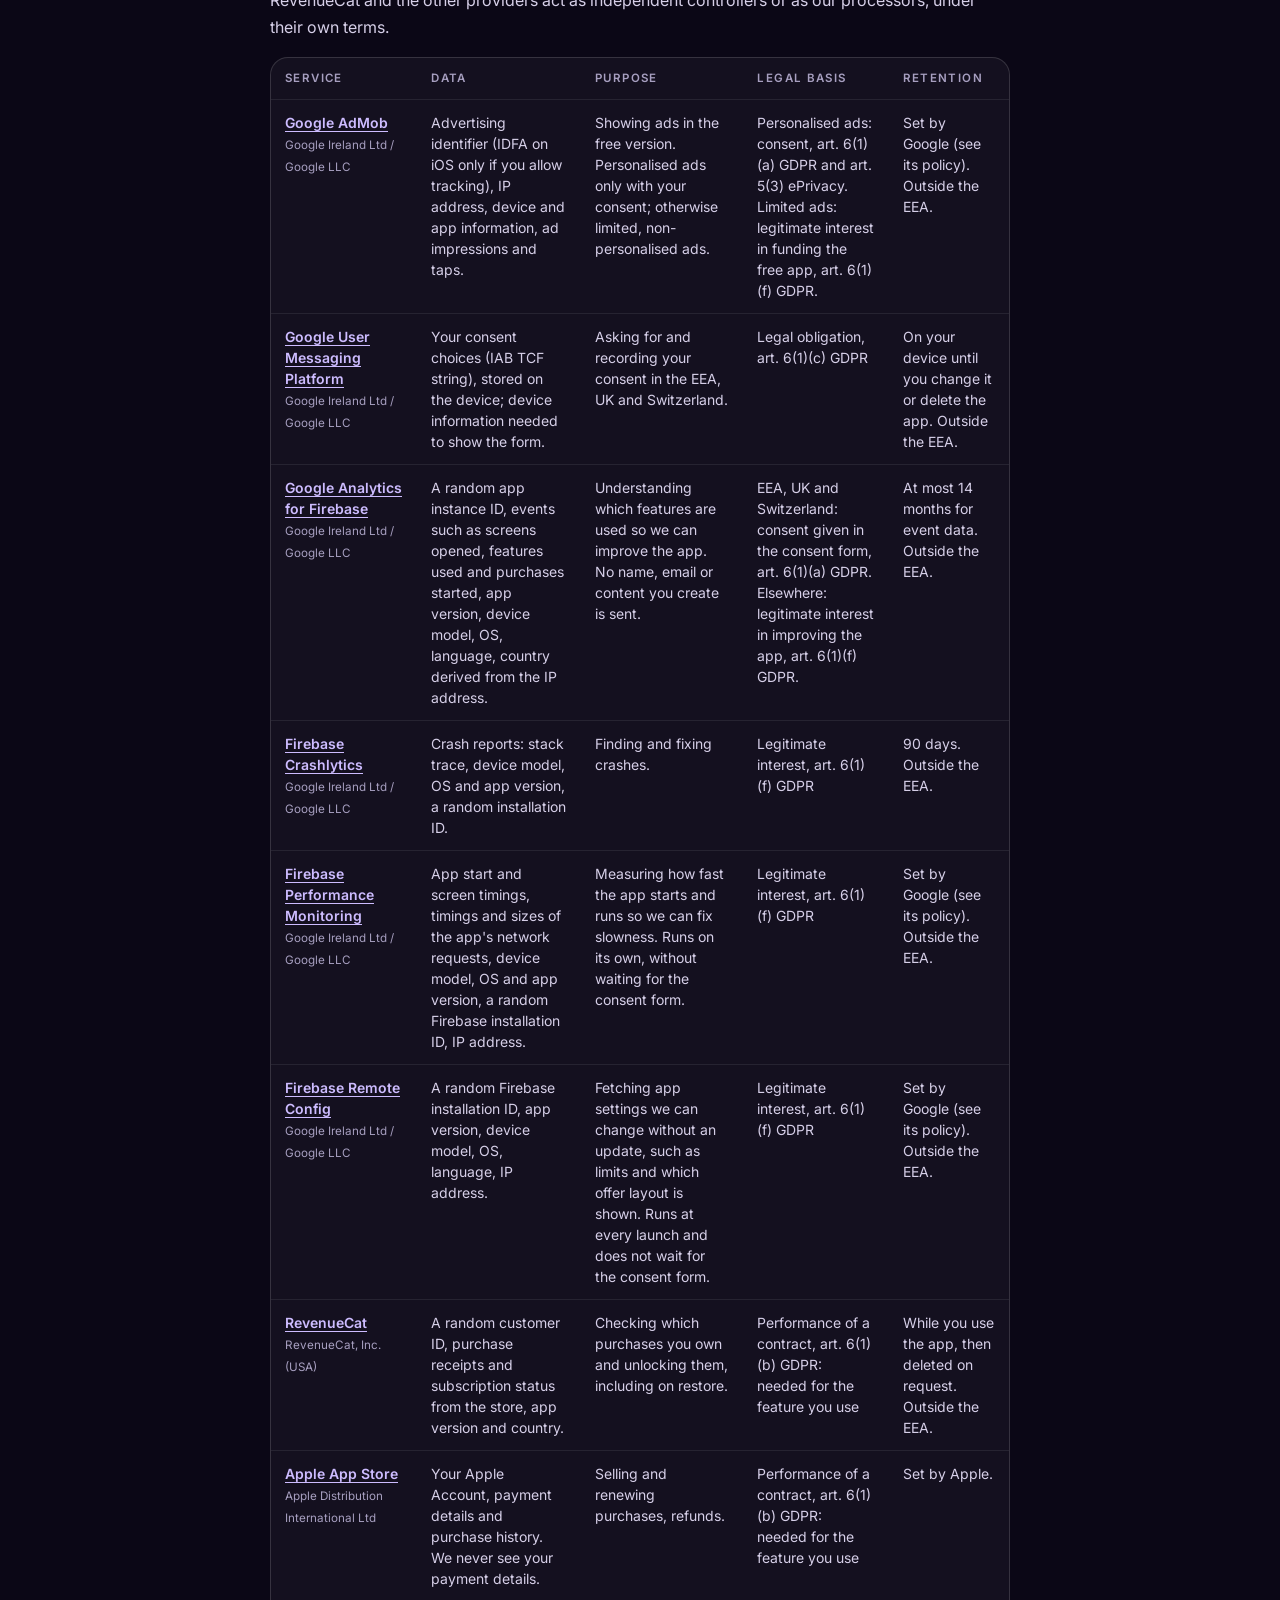
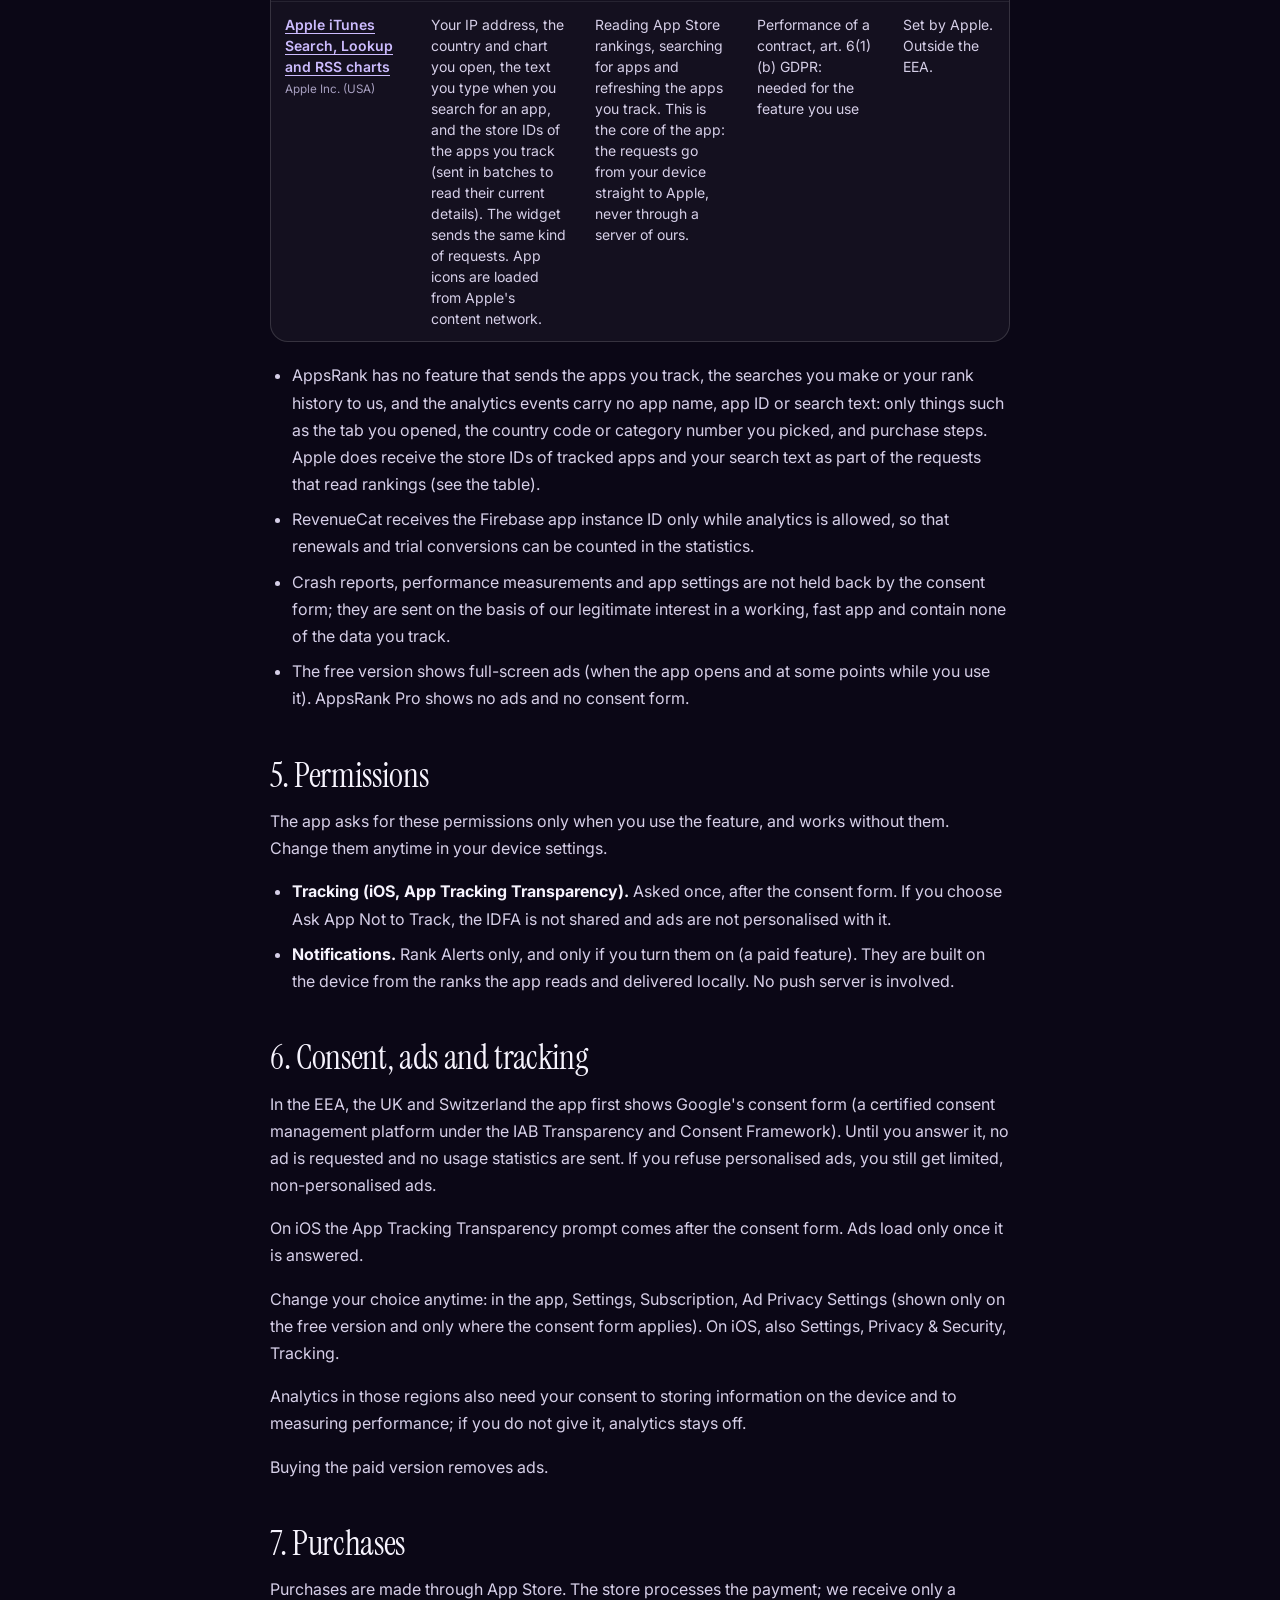
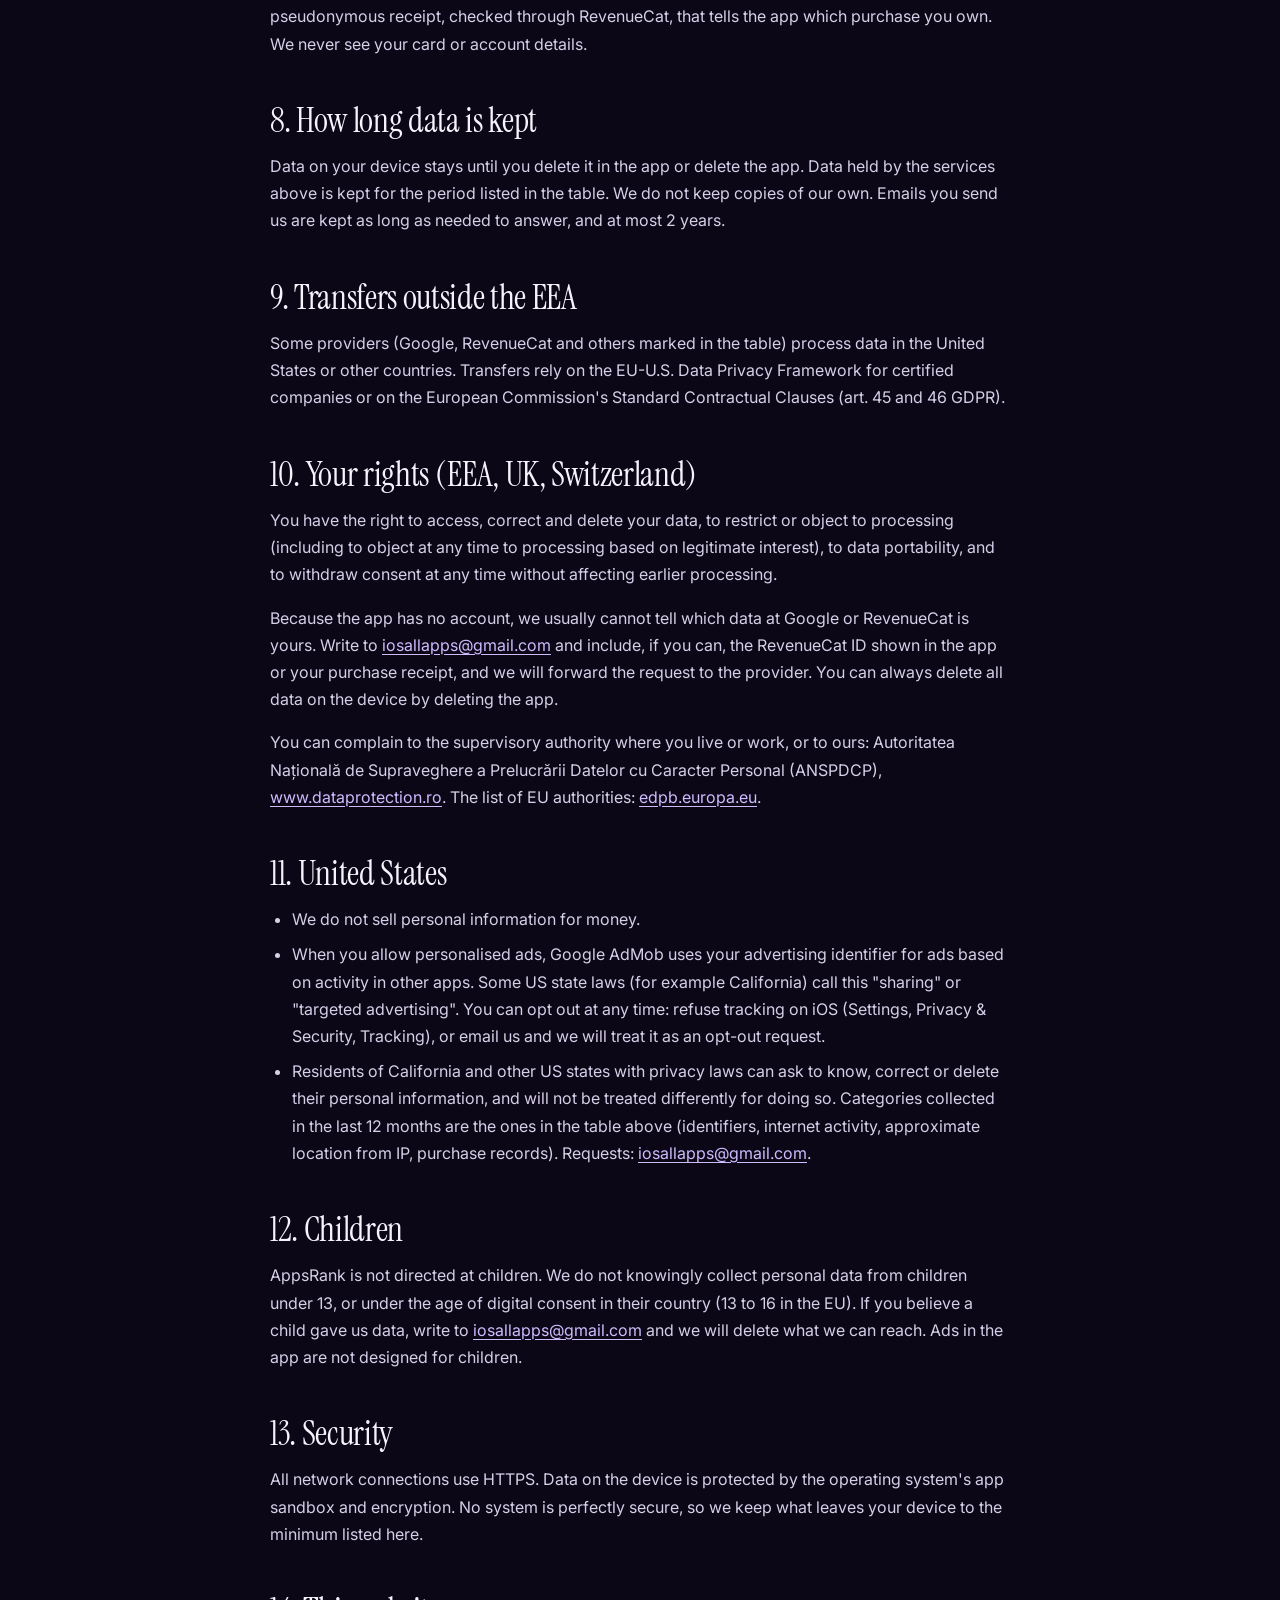
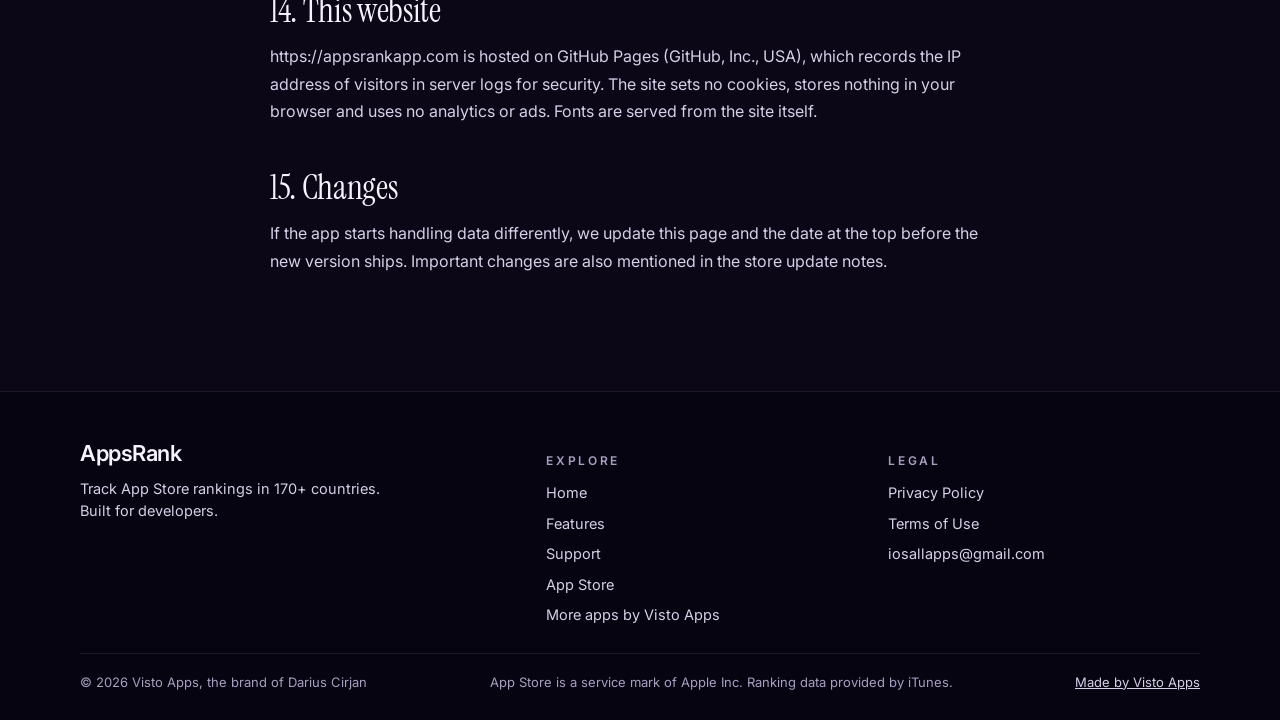
<file: privacy.html>
<!DOCTYPE html>
<html lang="en">
<head>
    <meta charset="UTF-8">
    <meta name="viewport" content="width=device-width, initial-scale=1.0">
    <meta name="apple-itunes-app" content="app-id=6762045370">
    <title>Privacy Policy | AppsRank</title>
    <meta name="description" content="AppsRank Privacy Policy: what the app, Google Firebase, AdMob, RevenueCat and Apple receive, your consent choices, and how to exercise your rights.">
    <meta name="author" content="Visto Apps">
    <meta name="robots" content="index, follow">
    <meta name="theme-color" content="#301e5d" data-scrolled="#0b0716">
    <link rel="canonical" href="https://appsrankapp.com/privacy">
    <link rel="alternate" hreflang="en" href="https://appsrankapp.com/privacy">
    <link rel="alternate" hreflang="ro" href="https://appsrankapp.com/ro/privacy">
    <link rel="alternate" hreflang="x-default" href="https://appsrankapp.com/privacy">
    <meta property="og:title" content="Privacy Policy | AppsRank">
    <meta property="og:description" content="AppsRank Privacy Policy: what the app, Google Firebase, AdMob, RevenueCat and Apple receive, your consent choices, and how to exercise your rights.">
    <meta property="og:type" content="website">
    <meta property="og:url" content="https://appsrankapp.com/privacy">
    <meta property="og:site_name" content="AppsRank">
    <meta property="og:locale" content="en_US">
    <meta property="og:locale:alternate" content="ro_RO">
    <meta property="og:image" content="https://appsrankapp.com/og-image.jpg">
    <meta property="og:image:width" content="1200">
    <meta property="og:image:height" content="630">
    <meta property="og:image:alt" content="AppsRank app icon and the App Store charts screen on an iPhone">
    <meta name="twitter:card" content="summary_large_image">
    <meta name="twitter:title" content="Privacy Policy | AppsRank">
    <meta name="twitter:description" content="AppsRank Privacy Policy: what the app, Google Firebase, AdMob, RevenueCat and Apple receive, your consent choices, and how to exercise your rights.">
    <meta name="twitter:image" content="https://appsrankapp.com/og-image.jpg">
    <link rel="icon" type="image/webp" href="/img/icon.webp">
    <link rel="apple-touch-icon" href="/img/icon.webp">
    <link rel="preload" href="/assets/fonts/inter.woff2" as="font" type="font/woff2" crossorigin>
    <link rel="preload" href="/assets/fonts/instrument-serif.woff2" as="font" type="font/woff2" crossorigin>
    <link rel="stylesheet" href="/styles.css?v=20261116s">
    <script type="application/ld+json">{"@context":"https://schema.org","@type":"BreadcrumbList","itemListElement":[{"@type":"ListItem","position":1,"name":"Home","item":"https://appsrankapp.com/"},{"@type":"ListItem","position":2,"name":"Privacy Policy","item":"https://appsrankapp.com/privacy"}]}</script>
</head>
<body>
    <div class="animated-bg" aria-hidden="true"></div>
    <a href="#main" class="skip-link">Skip to main content</a>
    <header>
        <div class="container">
            <a href="/" class="logo"><img src="/img/icon.webp" alt="" width="38" height="38">AppsRank</a>
            <button class="mobile-menu-btn" aria-label="Toggle menu" aria-expanded="false">
                <svg width="24" height="24" viewBox="0 0 24 24" fill="none" stroke="currentColor" stroke-width="2" stroke-linecap="round" aria-hidden="true"><line x1="3" y1="6" x2="21" y2="6"/><line x1="3" y1="12" x2="21" y2="12"/><line x1="3" y1="18" x2="21" y2="18"/></svg>
            </button>
            <nav aria-label="Main"><ul class="nav-links"><li><a href="/#features">Features</a></li><li><a href="/privacy" aria-current="page">Privacy</a></li><li><a href="/terms">Terms</a></li><li><a href="/support">Support</a></li><li><a class="lang-btn" href="/ro/privacy" hreflang="ro">Română</a></li></ul></nav>
        </div>
    </header>
    <main id="main">
    <article class="legal-page">
<!--legal:start-->
<h1>Privacy Policy</h1>
<p class="last-updated">Last updated: November 15, 2026</p>
<nav class="legal-toc" aria-label="Contents"><ol>
<li><a href="#intro">Who we are</a></li>
<li><a href="#glance">At a glance</a></li>
<li><a href="#local">Data that stays on your device</a></li>
<li><a href="#services">Services that receive data</a></li>
<li><a href="#permissions">Permissions</a></li>
<li><a href="#consent">Consent, ads and tracking</a></li>
<li><a href="#purchases">Purchases</a></li>
<li><a href="#retention">How long data is kept</a></li>
<li><a href="#transfers">Transfers outside the EEA</a></li>
<li><a href="#rights">Your rights (EEA, UK, Switzerland)</a></li>
<li><a href="#us">United States</a></li>
<li><a href="#children">Children</a></li>
<li><a href="#security">Security</a></li>
<li><a href="#website">This website</a></li>
<li><a href="#changes">Changes</a></li>
</ol></nav>
<section id="intro" class="legal-section"><h2>1. Who we are</h2><p>Visto Apps is the brand of Darius Cirjan, the developer and data controller. This policy explains what the AppsRank app (iOS) and the website https://appsrankapp.com do with personal data.</p><p>Contact for any privacy question or request: <a href="mailto:iosallapps@gmail.com">iosallapps@gmail.com</a>. Website: <a href="https://vistoapps.com" rel="noopener">vistoapps.com</a>. We answer within one month (art. 12 GDPR). We are not required to appoint a Data Protection Officer.</p><p>Last updated: November 15, 2026.</p></section>
<section id="glance" class="legal-section"><h2>2. At a glance</h2><ul><li>No account. AppsRank does not ask for your name, email or phone number.</li><li>The apps you track, their rank history, your chosen countries and categories and your settings stay on your device.</li><li>The free version shows ads from Google AdMob. Personalised ads only with your consent; in the EEA, UK and Switzerland no ad loads before you answer the consent form.</li><li>Usage statistics (Google Analytics for Firebase) start only after the consent form has been answered in the EEA, UK and Switzerland. Crash reports help us fix bugs.</li><li>We do not sell personal data for money. We have no servers of our own that receive your data.</li></ul></section>
<section id="local" class="legal-section"><h2>3. Data that stays on your device</h2><p>Tracked apps (their store ID, name and icon address), the rank readings recorded for them (kept for about a month), cached charts, the countries and categories you choose and app settings are stored only on your device, in the app's own storage. We have no server that receives them and we cannot see them. To remove a tracked app and its history, press and hold it in My Apps and tap Remove. In Settings, Data & Storage, Clear Chart Cache removes cached charts that have expired. Deleting the app removes everything. The app can refresh ranks in the background and, with Rank Alerts on, post notifications built on the device from those readings; the alert text, such as an app's name and new position, is never sent to us.</p></section>
<section id="services" class="legal-section"><h2>4. Services that receive data</h2><p>Each service below receives data only when the part of the app that uses it runs. Google, Apple, RevenueCat and the other providers act as independent controllers or as our processors, under their own terms.</p><div class="table-wrap"><table class="legal-table"><thead><tr><th scope="col">Service</th><th scope="col">Data</th><th scope="col">Purpose</th><th scope="col">Legal basis</th><th scope="col">Retention</th></tr></thead><tbody><tr><th scope="row"><a href="https://policies.google.com/technologies/ads" rel="noopener">Google AdMob</a><br><small>Google Ireland Ltd / Google LLC</small></th><td data-label="Data">Advertising identifier (IDFA on iOS only if you allow tracking), IP address, device and app information, ad impressions and taps.</td><td data-label="Purpose">Showing ads in the free version. Personalised ads only with your consent; otherwise limited, non-personalised ads.</td><td data-label="Legal basis">Personalised ads: consent, art. 6(1)(a) GDPR and art. 5(3) ePrivacy. Limited ads: legitimate interest in funding the free app, art. 6(1)(f) GDPR.</td><td data-label="Retention">Set by Google (see its policy). Outside the EEA.</td></tr><tr><th scope="row"><a href="https://policies.google.com/privacy" rel="noopener">Google User Messaging Platform</a><br><small>Google Ireland Ltd / Google LLC</small></th><td data-label="Data">Your consent choices (IAB TCF string), stored on the device; device information needed to show the form.</td><td data-label="Purpose">Asking for and recording your consent in the EEA, UK and Switzerland.</td><td data-label="Legal basis">Legal obligation, art. 6(1)(c) GDPR</td><td data-label="Retention">On your device until you change it or delete the app. Outside the EEA.</td></tr><tr><th scope="row"><a href="https://firebase.google.com/support/privacy" rel="noopener">Google Analytics for Firebase</a><br><small>Google Ireland Ltd / Google LLC</small></th><td data-label="Data">A random app instance ID, events such as screens opened, features used and purchases started, app version, device model, OS, language, country derived from the IP address.</td><td data-label="Purpose">Understanding which features are used so we can improve the app. No name, email or content you create is sent.</td><td data-label="Legal basis">EEA, UK and Switzerland: consent given in the consent form, art. 6(1)(a) GDPR. Elsewhere: legitimate interest in improving the app, art. 6(1)(f) GDPR.</td><td data-label="Retention">At most 14 months for event data. Outside the EEA.</td></tr><tr><th scope="row"><a href="https://firebase.google.com/support/privacy" rel="noopener">Firebase Crashlytics</a><br><small>Google Ireland Ltd / Google LLC</small></th><td data-label="Data">Crash reports: stack trace, device model, OS and app version, a random installation ID.</td><td data-label="Purpose">Finding and fixing crashes.</td><td data-label="Legal basis">Legitimate interest, art. 6(1)(f) GDPR</td><td data-label="Retention">90 days. Outside the EEA.</td></tr><tr><th scope="row"><a href="https://firebase.google.com/support/privacy" rel="noopener">Firebase Performance Monitoring</a><br><small>Google Ireland Ltd / Google LLC</small></th><td data-label="Data">App start and screen timings, timings and sizes of the app's network requests, device model, OS and app version, a random Firebase installation ID, IP address.</td><td data-label="Purpose">Measuring how fast the app starts and runs so we can fix slowness. Runs on its own, without waiting for the consent form.</td><td data-label="Legal basis">Legitimate interest, art. 6(1)(f) GDPR</td><td data-label="Retention">Set by Google (see its policy). Outside the EEA.</td></tr><tr><th scope="row"><a href="https://firebase.google.com/support/privacy" rel="noopener">Firebase Remote Config</a><br><small>Google Ireland Ltd / Google LLC</small></th><td data-label="Data">A random Firebase installation ID, app version, device model, OS, language, IP address.</td><td data-label="Purpose">Fetching app settings we can change without an update, such as limits and which offer layout is shown. Runs at every launch and does not wait for the consent form.</td><td data-label="Legal basis">Legitimate interest, art. 6(1)(f) GDPR</td><td data-label="Retention">Set by Google (see its policy). Outside the EEA.</td></tr><tr><th scope="row"><a href="https://www.revenuecat.com/privacy" rel="noopener">RevenueCat</a><br><small>RevenueCat, Inc. (USA)</small></th><td data-label="Data">A random customer ID, purchase receipts and subscription status from the store, app version and country.</td><td data-label="Purpose">Checking which purchases you own and unlocking them, including on restore.</td><td data-label="Legal basis">Performance of a contract, art. 6(1)(b) GDPR: needed for the feature you use</td><td data-label="Retention">While you use the app, then deleted on request. Outside the EEA.</td></tr><tr><th scope="row"><a href="https://www.apple.com/legal/privacy/" rel="noopener">Apple App Store</a><br><small>Apple Distribution International Ltd</small></th><td data-label="Data">Your Apple Account, payment details and purchase history. We never see your payment details.</td><td data-label="Purpose">Selling and renewing purchases, refunds.</td><td data-label="Legal basis">Performance of a contract, art. 6(1)(b) GDPR: needed for the feature you use</td><td data-label="Retention">Set by Apple.</td></tr><tr><th scope="row"><a href="https://www.apple.com/legal/privacy/" rel="noopener">Apple iTunes Search, Lookup and RSS charts</a><br><small>Apple Inc. (USA)</small></th><td data-label="Data">Your IP address, the country and chart you open, the text you type when you search for an app, and the store IDs of the apps you track (sent in batches to read their current details). The widget sends the same kind of requests. App icons are loaded from Apple's content network.</td><td data-label="Purpose">Reading App Store rankings, searching for apps and refreshing the apps you track. This is the core of the app: the requests go from your device straight to Apple, never through a server of ours.</td><td data-label="Legal basis">Performance of a contract, art. 6(1)(b) GDPR: needed for the feature you use</td><td data-label="Retention">Set by Apple. Outside the EEA.</td></tr></tbody></table></div><ul><li>AppsRank has no feature that sends the apps you track, the searches you make or your rank history to us, and the analytics events carry no app name, app ID or search text: only things such as the tab you opened, the country code or category number you picked, and purchase steps. Apple does receive the store IDs of tracked apps and your search text as part of the requests that read rankings (see the table).</li><li>RevenueCat receives the Firebase app instance ID only while analytics is allowed, so that renewals and trial conversions can be counted in the statistics.</li><li>Crash reports, performance measurements and app settings are not held back by the consent form; they are sent on the basis of our legitimate interest in a working, fast app and contain none of the data you track.</li><li>The free version shows full-screen ads (when the app opens and at some points while you use it). AppsRank Pro shows no ads and no consent form.</li></ul></section>
<section id="permissions" class="legal-section"><h2>5. Permissions</h2><p>The app asks for these permissions only when you use the feature, and works without them. Change them anytime in your device settings.</p><ul><li><strong>Tracking (iOS, App Tracking Transparency).</strong> Asked once, after the consent form. If you choose Ask App Not to Track, the IDFA is not shared and ads are not personalised with it.</li><li><strong>Notifications.</strong> Rank Alerts only, and only if you turn them on (a paid feature). They are built on the device from the ranks the app reads and delivered locally. No push server is involved.</li></ul></section>
<section id="consent" class="legal-section"><h2>6. Consent, ads and tracking</h2><p>In the EEA, the UK and Switzerland the app first shows Google's consent form (a certified consent management platform under the IAB Transparency and Consent Framework). Until you answer it, no ad is requested and no usage statistics are sent. If you refuse personalised ads, you still get limited, non-personalised ads.</p><p>On iOS the App Tracking Transparency prompt comes after the consent form. Ads load only once it is answered.</p><p>Change your choice anytime: in the app, Settings, Subscription, Ad Privacy Settings (shown only on the free version and only where the consent form applies). On iOS, also Settings, Privacy & Security, Tracking.</p><p>Analytics in those regions also need your consent to storing information on the device and to measuring performance; if you do not give it, analytics stays off.</p><p>Buying the paid version removes ads.</p></section>
<section id="purchases" class="legal-section"><h2>7. Purchases</h2><p>Purchases are made through App Store. The store processes the payment; we receive only a pseudonymous receipt, checked through RevenueCat, that tells the app which purchase you own. We never see your card or account details.</p></section>
<section id="retention" class="legal-section"><h2>8. How long data is kept</h2><p>Data on your device stays until you delete it in the app or delete the app. Data held by the services above is kept for the period listed in the table. We do not keep copies of our own. Emails you send us are kept as long as needed to answer, and at most 2 years.</p></section>
<section id="transfers" class="legal-section"><h2>9. Transfers outside the EEA</h2><p>Some providers (Google, RevenueCat and others marked in the table) process data in the United States or other countries. Transfers rely on the EU-U.S. Data Privacy Framework for certified companies or on the European Commission's Standard Contractual Clauses (art. 45 and 46 GDPR).</p></section>
<section id="rights" class="legal-section"><h2>10. Your rights (EEA, UK, Switzerland)</h2><p>You have the right to access, correct and delete your data, to restrict or object to processing (including to object at any time to processing based on legitimate interest), to data portability, and to withdraw consent at any time without affecting earlier processing.</p><p>Because the app has no account, we usually cannot tell which data at Google or RevenueCat is yours. Write to <a href="mailto:iosallapps@gmail.com">iosallapps@gmail.com</a> and include, if you can, the RevenueCat ID shown in the app or your purchase receipt, and we will forward the request to the provider. You can always delete all data on the device by deleting the app.</p><p>You can complain to the supervisory authority where you live or work, or to ours: Autoritatea Națională de Supraveghere a Prelucrării Datelor cu Caracter Personal (ANSPDCP), <a href="https://www.dataprotection.ro" rel="noopener">www.dataprotection.ro</a>. The list of EU authorities: <a href="https://www.edpb.europa.eu/about-edpb/about-edpb/members_en" rel="noopener">edpb.europa.eu</a>.</p></section>
<section id="us" class="legal-section"><h2>11. United States</h2><ul><li>We do not sell personal information for money.</li><li>When you allow personalised ads, Google AdMob uses your advertising identifier for ads based on activity in other apps. Some US state laws (for example California) call this "sharing" or "targeted advertising". You can opt out at any time: refuse tracking on iOS (Settings, Privacy & Security, Tracking), or email us and we will treat it as an opt-out request.</li><li>Residents of California and other US states with privacy laws can ask to know, correct or delete their personal information, and will not be treated differently for doing so. Categories collected in the last 12 months are the ones in the table above (identifiers, internet activity, approximate location from IP, purchase records). Requests: <a href="mailto:iosallapps@gmail.com">iosallapps@gmail.com</a>.</li></ul></section>
<section id="children" class="legal-section"><h2>12. Children</h2><p>AppsRank is not directed at children. We do not knowingly collect personal data from children under 13, or under the age of digital consent in their country (13 to 16 in the EU). If you believe a child gave us data, write to <a href="mailto:iosallapps@gmail.com">iosallapps@gmail.com</a> and we will delete what we can reach. Ads in the app are not designed for children.</p></section>
<section id="security" class="legal-section"><h2>13. Security</h2><p>All network connections use HTTPS. Data on the device is protected by the operating system's app sandbox and encryption. No system is perfectly secure, so we keep what leaves your device to the minimum listed here.</p></section>
<section id="website" class="legal-section"><h2>14. This website</h2><p>https://appsrankapp.com is hosted on GitHub Pages (GitHub, Inc., USA), which records the IP address of visitors in server logs for security. The site sets no cookies, stores nothing in your browser and uses no analytics or ads. Fonts are served from the site itself.</p></section>
<section id="changes" class="legal-section"><h2>15. Changes</h2><p>If the app starts handling data differently, we update this page and the date at the top before the new version ships. Important changes are also mentioned in the store update notes.</p></section>
<!--legal:end-->

    </article>
    </main>
    <footer>
        <div class="container">
            <div class="footer-content">
                <div class="footer-section"><h3>AppsRank</h3><p>Track App Store rankings in 170+ countries. Built for developers.</p></div>
                <div class="footer-section"><h4>Explore</h4><ul>
                    <li><a href="/">Home</a></li>
                    <li><a href="/#features">Features</a></li>
                    <li><a href="/support">Support</a></li>
                    <li><a href="https://apps.apple.com/app/id6762045370">App Store</a></li>
                    <li><a href="https://vistoapps.com/apps.html">More apps by Visto Apps</a></li></ul></div>
                <div class="footer-section"><h4>Legal</h4><ul>
                    <li><a href="/privacy">Privacy Policy</a></li>
                    <li><a href="/terms">Terms of Use</a></li>
                    <li><a href="mailto:iosallapps@gmail.com">iosallapps@gmail.com</a></li></ul></div>
            </div>
            <div class="footer-bottom"><span>&copy; 2026 Visto Apps, the brand of Darius Cirjan</span><span>App Store is a service mark of Apple Inc. Ranking data provided by iTunes.</span><a href="https://vistoapps.com">Made by Visto Apps</a></div>
        </div>
    </footer>
    <script src="/site.js?v=20261116s" defer></script>
</body>
</html>
</file>
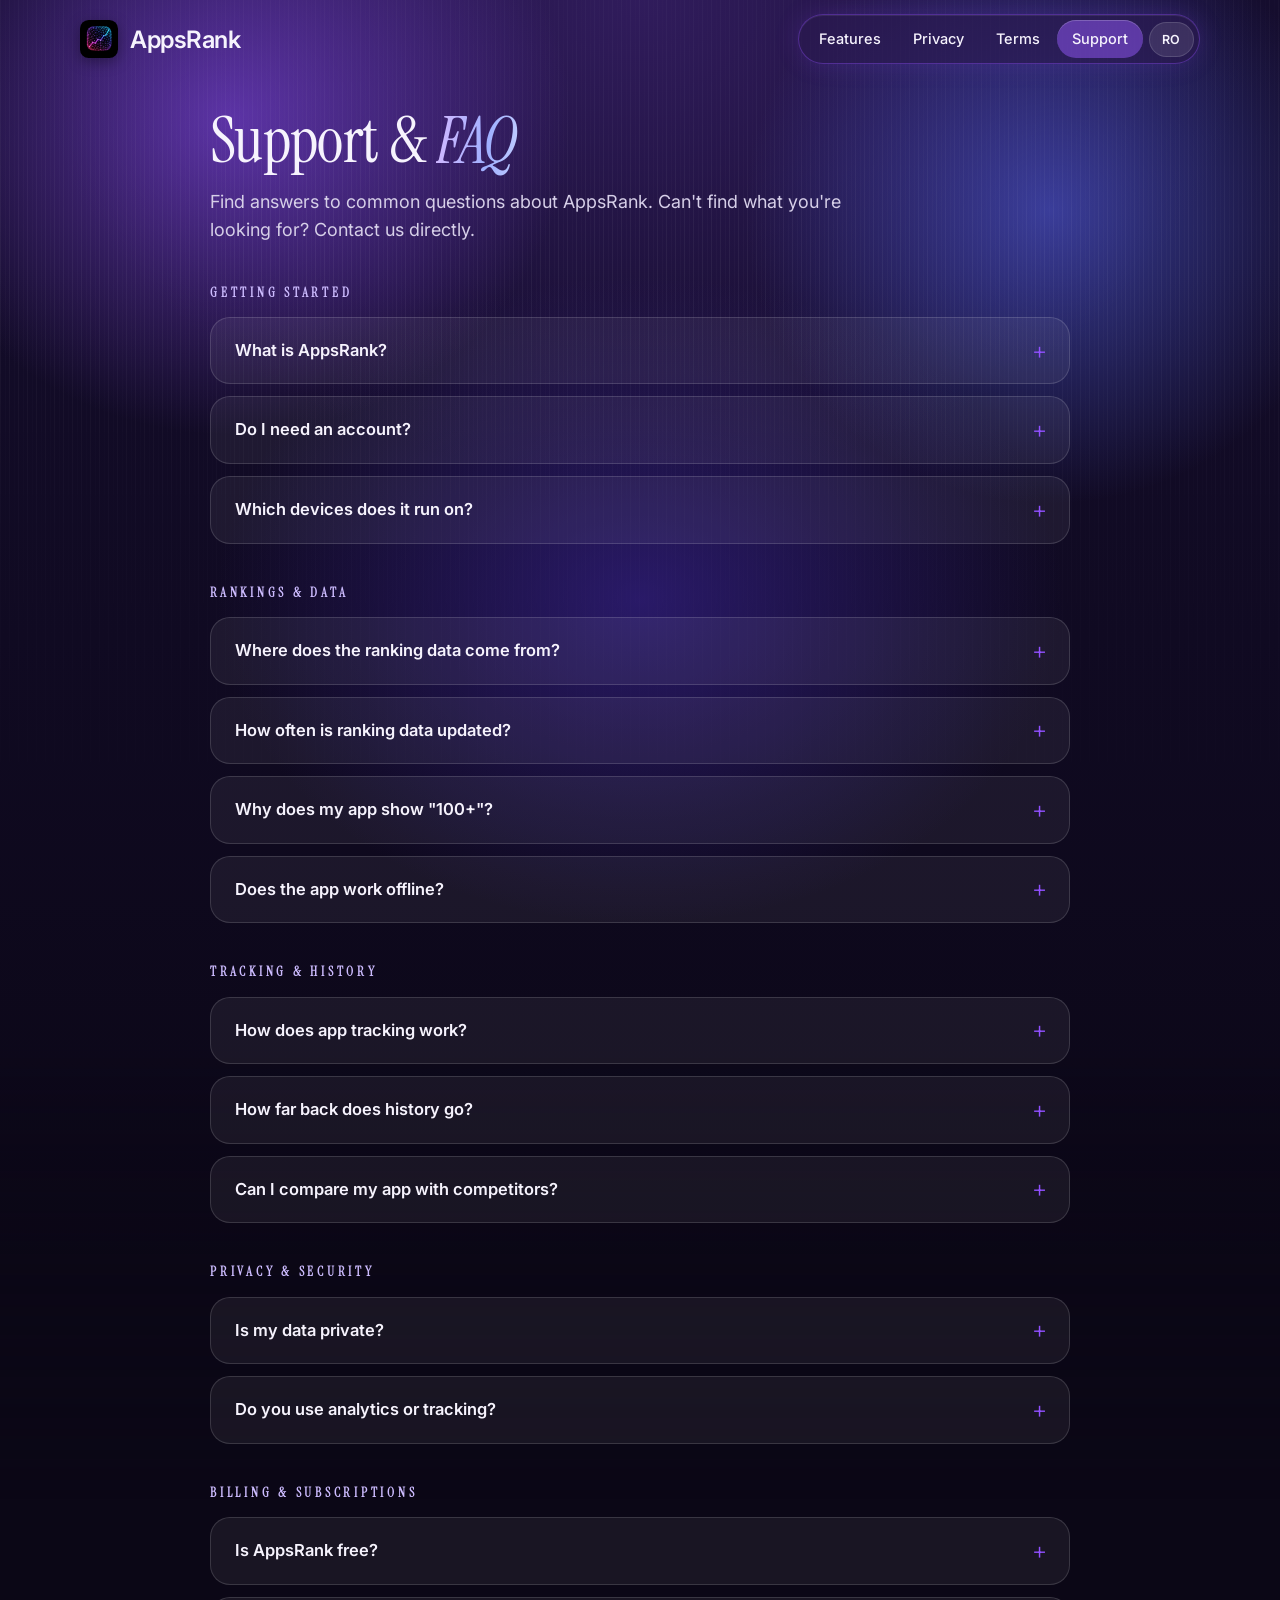
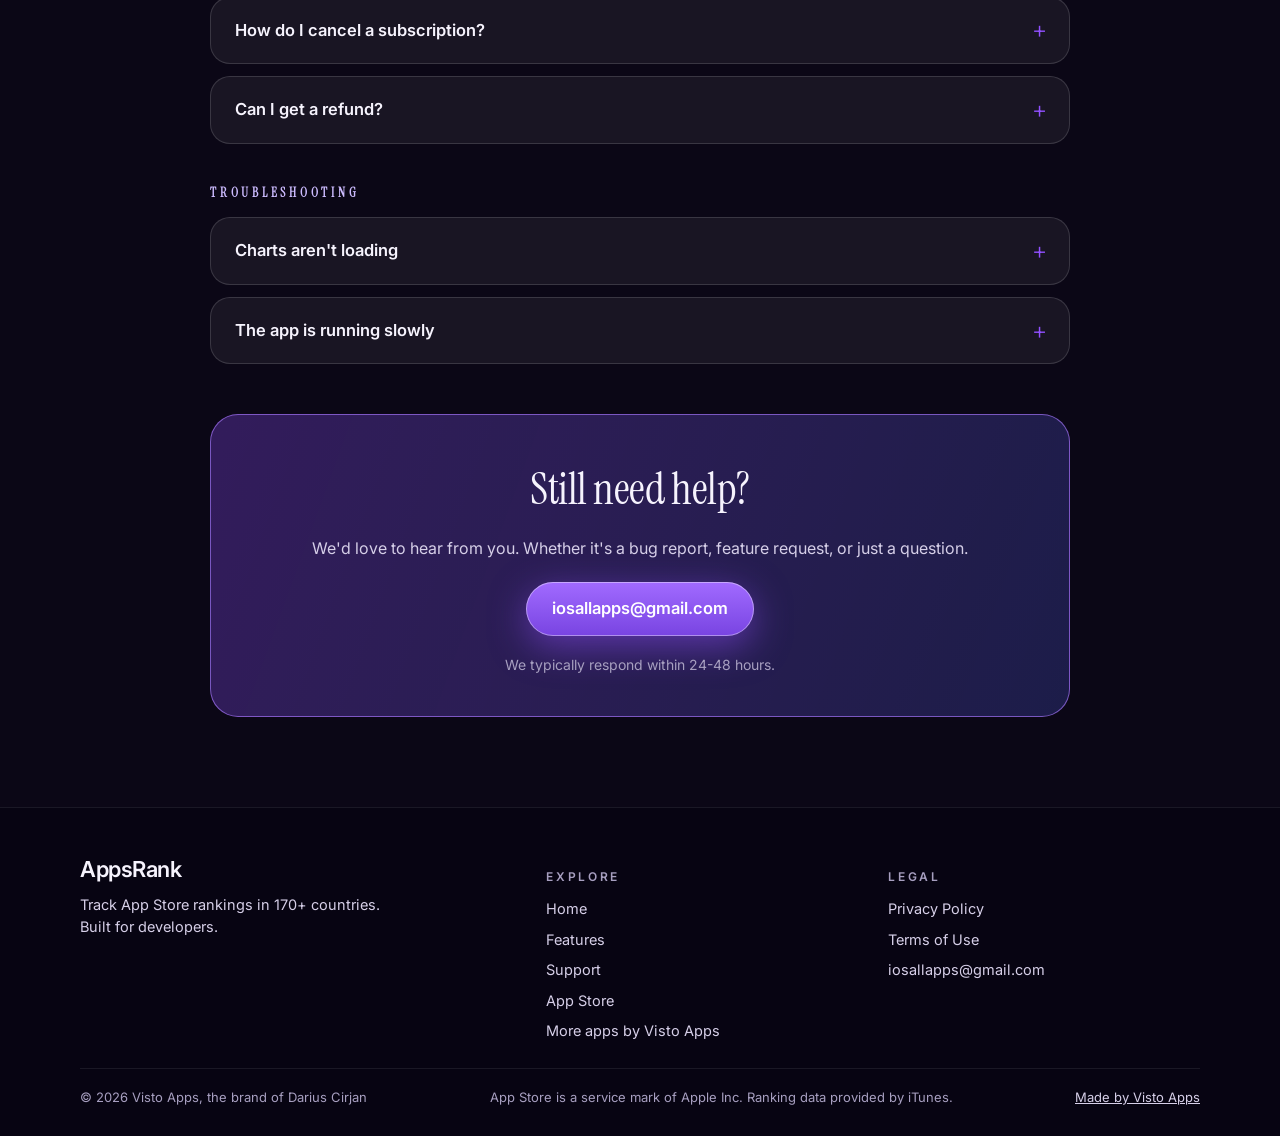
<file: support.html>
<!DOCTYPE html>
<html lang="en">
<head>
    <meta charset="UTF-8">
    <meta name="viewport" content="width=device-width, initial-scale=1.0">
    <meta name="apple-itunes-app" content="app-id=6762045370">
    <title>AppsRank Support & FAQ: Rankings, Tracking, Billing</title>
    <meta name="description" content="Answers about AppsRank: where ranking data comes from, tracking apps, history, Compare, privacy and ads, subscriptions, refunds and troubleshooting.">
    <meta name="author" content="Visto Apps">
    <meta name="robots" content="index, follow">
    <meta name="theme-color" content="#301e5d" data-scrolled="#0b0716">
    <link rel="canonical" href="https://appsrankapp.com/support">
    <link rel="alternate" hreflang="en" href="https://appsrankapp.com/support">
    <link rel="alternate" hreflang="ro" href="https://appsrankapp.com/ro/support">
    <link rel="alternate" hreflang="x-default" href="https://appsrankapp.com/support">
    <meta property="og:title" content="AppsRank Support & FAQ: Rankings, Tracking, Billing">
    <meta property="og:description" content="Answers about AppsRank: where ranking data comes from, tracking apps, history, Compare, privacy and ads, subscriptions, refunds and troubleshooting.">
    <meta property="og:type" content="website">
    <meta property="og:url" content="https://appsrankapp.com/support">
    <meta property="og:site_name" content="AppsRank">
    <meta property="og:locale" content="en_US">
    <meta property="og:locale:alternate" content="ro_RO">
    <meta property="og:image" content="https://appsrankapp.com/og-image.jpg">
    <meta property="og:image:width" content="1200">
    <meta property="og:image:height" content="630">
    <meta property="og:image:alt" content="AppsRank app icon and the App Store charts screen on an iPhone">
    <meta name="twitter:card" content="summary_large_image">
    <meta name="twitter:title" content="AppsRank Support & FAQ: Rankings, Tracking, Billing">
    <meta name="twitter:description" content="Answers about AppsRank: where ranking data comes from, tracking apps, history, Compare, privacy and ads, subscriptions, refunds and troubleshooting.">
    <meta name="twitter:image" content="https://appsrankapp.com/og-image.jpg">
    <link rel="icon" type="image/webp" href="/img/icon.webp">
    <link rel="apple-touch-icon" href="/img/icon.webp">
    <link rel="preload" href="/assets/fonts/inter.woff2" as="font" type="font/woff2" crossorigin>
    <link rel="preload" href="/assets/fonts/instrument-serif.woff2" as="font" type="font/woff2" crossorigin>
    <link rel="stylesheet" href="/styles.css?v=20261116s">
    <script type="application/ld+json">{"@context":"https://schema.org","@type":"FAQPage","inLanguage":"en","mainEntity":[{"@type":"Question","name":"What is AppsRank?","acceptedAnswer":{"@type":"Answer","text":"AppsRank is a developer tool that lets you track App Store rankings across 170+ countries and 25+ categories in real time. You can monitor your own apps, compare with competitors, and discover trending apps worldwide."}},{"@type":"Question","name":"Do I need an account?","acceptedAnswer":{"@type":"Answer","text":"No. AppsRank works without any account or login. Just download and start browsing rankings immediately."}},{"@type":"Question","name":"Which devices does it run on?","acceptedAnswer":{"@type":"Answer","text":"AppsRank is built for iPhone and iPad (iOS 17 or later). Your data stays on your device."}},{"@type":"Question","name":"Where does the ranking data come from?","acceptedAnswer":{"@type":"Answer","text":"All ranking data is sourced from Apple's public iTunes RSS feeds and iTunes Search API. Data is fetched live from your device directly to Apple's servers — we have no backend or servers of our own."}},{"@type":"Question","name":"How often is ranking data updated?","acceptedAnswer":{"@type":"Answer","text":"Charts are fetched live from Apple each time you load them. Data is cached for 1 hour to reduce API calls. Pull to refresh to get the latest data anytime."}},{"@type":"Question","name":"Why does my app show \"100+\"?","acceptedAnswer":{"@type":"Answer","text":"Apple's iTunes RSS feed returns only the top 100 apps per chart. If your app is ranked below #100, it will display as \"100+\". This is a limitation of the public data source."}},{"@type":"Question","name":"Does the app work offline?","acceptedAnswer":{"@type":"Answer","text":"Previously loaded charts are cached and viewable offline. Tracking history is always available since it's stored locally. Fetching new ranking data requires an internet connection."}},{"@type":"Question","name":"How does app tracking work?","acceptedAnswer":{"@type":"Answer","text":"Tap the + button in the My Apps tab, search for any app, and add it. AppsRank will record its ranking position each time you open the app. Over time, this builds a history chart showing how rankings change."}},{"@type":"Question","name":"How far back does history go?","acceptedAnswer":{"@type":"Answer","text":"Ranking history is recorded from the moment you start tracking an app. Data is stored for up to 30 days. The more often you open the app, the more data points you collect."}},{"@type":"Question","name":"Can I compare my app with competitors?","acceptedAnswer":{"@type":"Answer","text":"Yes. From any tracked app's detail page, tap the menu (⋯) and select Compare. You can search for and add up to 3 competitors, then see real-time ranking comparisons across any country."}},{"@type":"Question","name":"Is my data private?","acceptedAnswer":{"@type":"Answer","text":"Your tracked apps, ranking history and preferences are stored only on your device. AppsRank has no accounts and never sends the names of the apps you track. The free version uses Google AdMob for ads and Google Firebase for analytics and crash reports, under the choices you make in the consent form and the iOS tracking prompt. See our Privacy Policy."}},{"@type":"Question","name":"Do you use analytics or tracking?","acceptedAnswer":{"@type":"Answer","text":"AppsRank uses Google Analytics for Firebase to see which features are used, Firebase Crashlytics and Performance Monitoring to fix crashes and slowdowns, and Google AdMob to show ads in the free version. Where the law requires consent, analytics and ads wait for your answer in Google's consent form, and your advertising identifier is used only if you allow tracking when iOS asks. You can change these choices in Settings, Ad Privacy Settings, and in iOS Settings, Privacy & Security, Tracking. Details are in our Privacy Policy."}},{"@type":"Question","name":"Is AppsRank free?","acceptedAnswer":{"@type":"Answer","text":"AppsRank is free to download. The free version lets you browse every chart, track one app in one country with 7 days of history, and shows ads. Weekly and monthly subscriptions (with a free trial where offered) or a one-time lifetime purchase unlock every country, the full history, more tracked apps, Compare and Rank Alerts, with no ads."}},{"@type":"Question","name":"How do I cancel a subscription?","acceptedAnswer":{"@type":"Answer","text":"Open Settings on your iPhone → tap your name at the top → Subscriptions → AppsRank → Cancel Subscription. All subscriptions are managed entirely through Apple."}},{"@type":"Question","name":"Can I get a refund?","acceptedAnswer":{"@type":"Answer","text":"Refunds are handled by Apple. Visit reportaproblem.apple.com to request a refund for any App Store purchase."}},{"@type":"Question","name":"Charts aren't loading","acceptedAnswer":{"@type":"Answer","text":"1. Check your internet connection. 2. Pull to refresh on the Charts tab. 3. Try switching to a different country or category. 4. Force-close the app and reopen it. 5. If the problem persists, Apple's iTunes API may be temporarily unavailable — try again later."}},{"@type":"Question","name":"The app is running slowly","acceptedAnswer":{"@type":"Answer","text":"Go to Settings → Clear Chart Cache to free up cached data. If you're tracking many apps, rankings refresh may take a moment when the app opens."}}]}</script>
    <script type="application/ld+json">{"@context":"https://schema.org","@type":"BreadcrumbList","itemListElement":[{"@type":"ListItem","position":1,"name":"Home","item":"https://appsrankapp.com/"},{"@type":"ListItem","position":2,"name":"Support","item":"https://appsrankapp.com/support"}]}</script>
</head>
<body>
    <div class="animated-bg" aria-hidden="true"></div>
    <a href="#main" class="skip-link">Skip to main content</a>
    <header>
        <div class="container">
            <a href="/" class="logo"><img src="/img/icon.webp" alt="" width="38" height="38">AppsRank</a>
            <button class="mobile-menu-btn" aria-label="Toggle menu" aria-expanded="false">
                <svg width="24" height="24" viewBox="0 0 24 24" fill="none" stroke="currentColor" stroke-width="2" stroke-linecap="round" aria-hidden="true"><line x1="3" y1="6" x2="21" y2="6"/><line x1="3" y1="12" x2="21" y2="12"/><line x1="3" y1="18" x2="21" y2="18"/></svg>
            </button>
            <nav aria-label="Main"><ul class="nav-links"><li><a href="/#features">Features</a></li><li><a href="/privacy">Privacy</a></li><li><a href="/terms">Terms</a></li><li><a href="/support" aria-current="page">Support</a></li><li><a class="lang-btn" href="/ro/support" hreflang="ro">RO</a></li></ul></nav>
        </div>
    </header>
    <main id="main" class="support-page">
    <div class="container">
        <h1>Support &amp; <em>FAQ</em></h1>
        <p class="section-intro">Find answers to common questions about AppsRank. Can't find what you're looking for? Contact us directly.</p>
        <h2 class="faq-title">Getting Started</h2><div class="faq-list"><details class="faq-item"><summary>What is AppsRank?</summary><p>AppsRank is a developer tool that lets you track App Store rankings across 170+ countries and 25+ categories in real time. You can monitor your own apps, compare with competitors, and discover trending apps worldwide.</p></details><details class="faq-item"><summary>Do I need an account?</summary><p>No. AppsRank works without any account or login. Just download and start browsing rankings immediately.</p></details><details class="faq-item"><summary>Which devices does it run on?</summary><p>AppsRank is built for iPhone and iPad (iOS 17 or later). Your data stays on your device.</p></details></div><h2 class="faq-title">Rankings &amp; Data</h2><div class="faq-list"><details class="faq-item"><summary>Where does the ranking data come from?</summary><p>All ranking data is sourced from Apple's public iTunes RSS feeds and iTunes Search API. Data is fetched live from your device directly to Apple's servers — we have no backend or servers of our own.</p></details><details class="faq-item"><summary>How often is ranking data updated?</summary><p>Charts are fetched live from Apple each time you load them. Data is cached for 1 hour to reduce API calls. Pull to refresh to get the latest data anytime.</p></details><details class="faq-item"><summary>Why does my app show "100+"?</summary><p>Apple's iTunes RSS feed returns only the top 100 apps per chart. If your app is ranked below #100, it will display as "100+". This is a limitation of the public data source.</p></details><details class="faq-item"><summary>Does the app work offline?</summary><p>Previously loaded charts are cached and viewable offline. Tracking history is always available since it's stored locally. Fetching new ranking data requires an internet connection.</p></details></div><h2 class="faq-title">Tracking &amp; History</h2><div class="faq-list"><details class="faq-item"><summary>How does app tracking work?</summary><p>Tap the + button in the My Apps tab, search for any app, and add it. AppsRank will record its ranking position each time you open the app. Over time, this builds a history chart showing how rankings change.</p></details><details class="faq-item"><summary>How far back does history go?</summary><p>Ranking history is recorded from the moment you start tracking an app. Data is stored for up to 30 days. The more often you open the app, the more data points you collect.</p></details><details class="faq-item"><summary>Can I compare my app with competitors?</summary><p>Yes. From any tracked app's detail page, tap the menu (⋯) and select Compare. You can search for and add up to 3 competitors, then see real-time ranking comparisons across any country.</p></details></div><h2 class="faq-title">Privacy &amp; Security</h2><div class="faq-list"><details class="faq-item"><summary>Is my data private?</summary><p>Your tracked apps, ranking history and preferences are stored only on your device. AppsRank has no accounts and never sends the names of the apps you track. The free version uses Google AdMob for ads and Google Firebase for analytics and crash reports, under the choices you make in the consent form and the iOS tracking prompt. See our <a href="/privacy">Privacy Policy</a>.</p></details><details class="faq-item"><summary>Do you use analytics or tracking?</summary><p>AppsRank uses Google Analytics for Firebase to see which features are used, Firebase Crashlytics and Performance Monitoring to fix crashes and slowdowns, and Google AdMob to show ads in the free version. Where the law requires consent, analytics and ads wait for your answer in Google's consent form, and your advertising identifier is used only if you allow tracking when iOS asks. You can change these choices in Settings, Ad Privacy Settings, and in iOS Settings, Privacy &amp; Security, Tracking. Details are in our <a href="/privacy">Privacy Policy</a>.</p></details></div><h2 class="faq-title">Billing &amp; Subscriptions</h2><div class="faq-list"><details class="faq-item"><summary>Is AppsRank free?</summary><p>AppsRank is free to download. The free version lets you browse every chart, track one app in one country with 7 days of history, and shows ads. Weekly and monthly subscriptions (with a free trial where offered) or a one-time lifetime purchase unlock every country, the full history, more tracked apps, Compare and Rank Alerts, with no ads.</p></details><details class="faq-item"><summary>How do I cancel a subscription?</summary><p>Open <strong>Settings</strong> on your iPhone → tap your name at the top → <strong>Subscriptions</strong> → <strong>AppsRank</strong> → <strong>Cancel Subscription</strong>. All subscriptions are managed entirely through Apple.</p></details><details class="faq-item"><summary>Can I get a refund?</summary><p>Refunds are handled by Apple. Visit <a href="https://reportaproblem.apple.com">reportaproblem.apple.com</a> to request a refund for any App Store purchase.</p></details></div><h2 class="faq-title">Troubleshooting</h2><div class="faq-list"><details class="faq-item"><summary>Charts aren't loading</summary><p>1. Check your internet connection.<br>2. Pull to refresh on the Charts tab.<br>3. Try switching to a different country or category.<br>4. Force-close the app and reopen it.<br>5. If the problem persists, Apple's iTunes API may be temporarily unavailable — try again later.</p></details><details class="faq-item"><summary>The app is running slowly</summary><p>Go to Settings → Clear Chart Cache to free up cached data. If you're tracking many apps, rankings refresh may take a moment when the app opens.</p></details></div>
        <div class="contact">
            <h2>Still need help?</h2>
            <p>We'd love to hear from you. Whether it's a bug report, feature request, or just a question.</p>
            <a href="mailto:iosallapps@gmail.com" class="btn-glow">iosallapps@gmail.com</a>
            <p class="response">We typically respond within 24-48 hours.</p>
        </div>
    </div>
    </main>
    <footer>
        <div class="container">
            <div class="footer-content">
                <div class="footer-section"><h3>AppsRank</h3><p>Track App Store rankings in 170+ countries. Built for developers.</p></div>
                <div class="footer-section"><h4>Explore</h4><ul>
                    <li><a href="/">Home</a></li>
                    <li><a href="/#features">Features</a></li>
                    <li><a href="/support">Support</a></li>
                    <li><a href="https://apps.apple.com/app/id6762045370">App Store</a></li>
                    <li><a href="https://vistoapps.com/apps.html">More apps by Visto Apps</a></li></ul></div>
                <div class="footer-section"><h4>Legal</h4><ul>
                    <li><a href="/privacy">Privacy Policy</a></li>
                    <li><a href="/terms">Terms of Use</a></li>
                    <li><a href="mailto:iosallapps@gmail.com">iosallapps@gmail.com</a></li></ul></div>
            </div>
            <div class="footer-bottom"><span>&copy; 2026 Visto Apps, the brand of Darius Cirjan</span><span>App Store is a service mark of Apple Inc. Ranking data provided by iTunes.</span><a href="https://vistoapps.com">Made by Visto Apps</a></div>
        </div>
    </footer>
    <script src="/site.js?v=20261116s" defer></script>
</body>
</html>
</file>
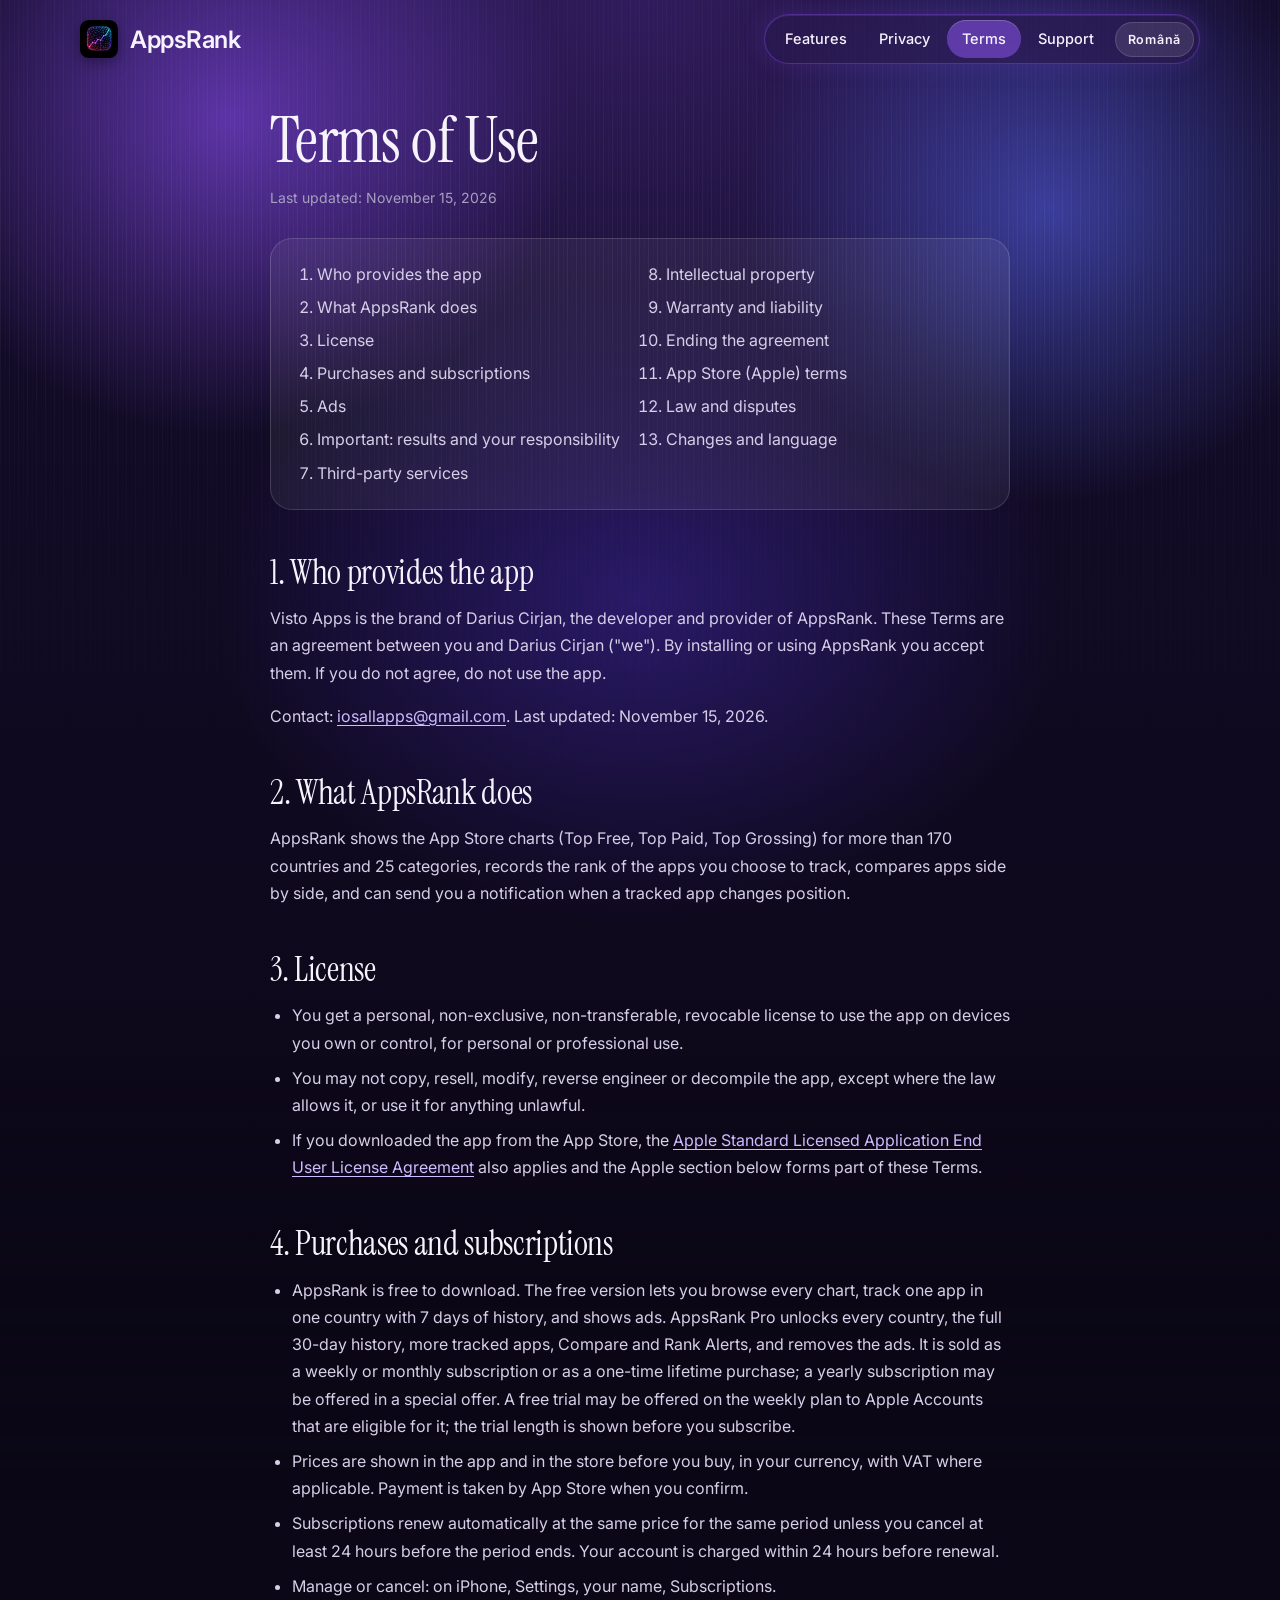
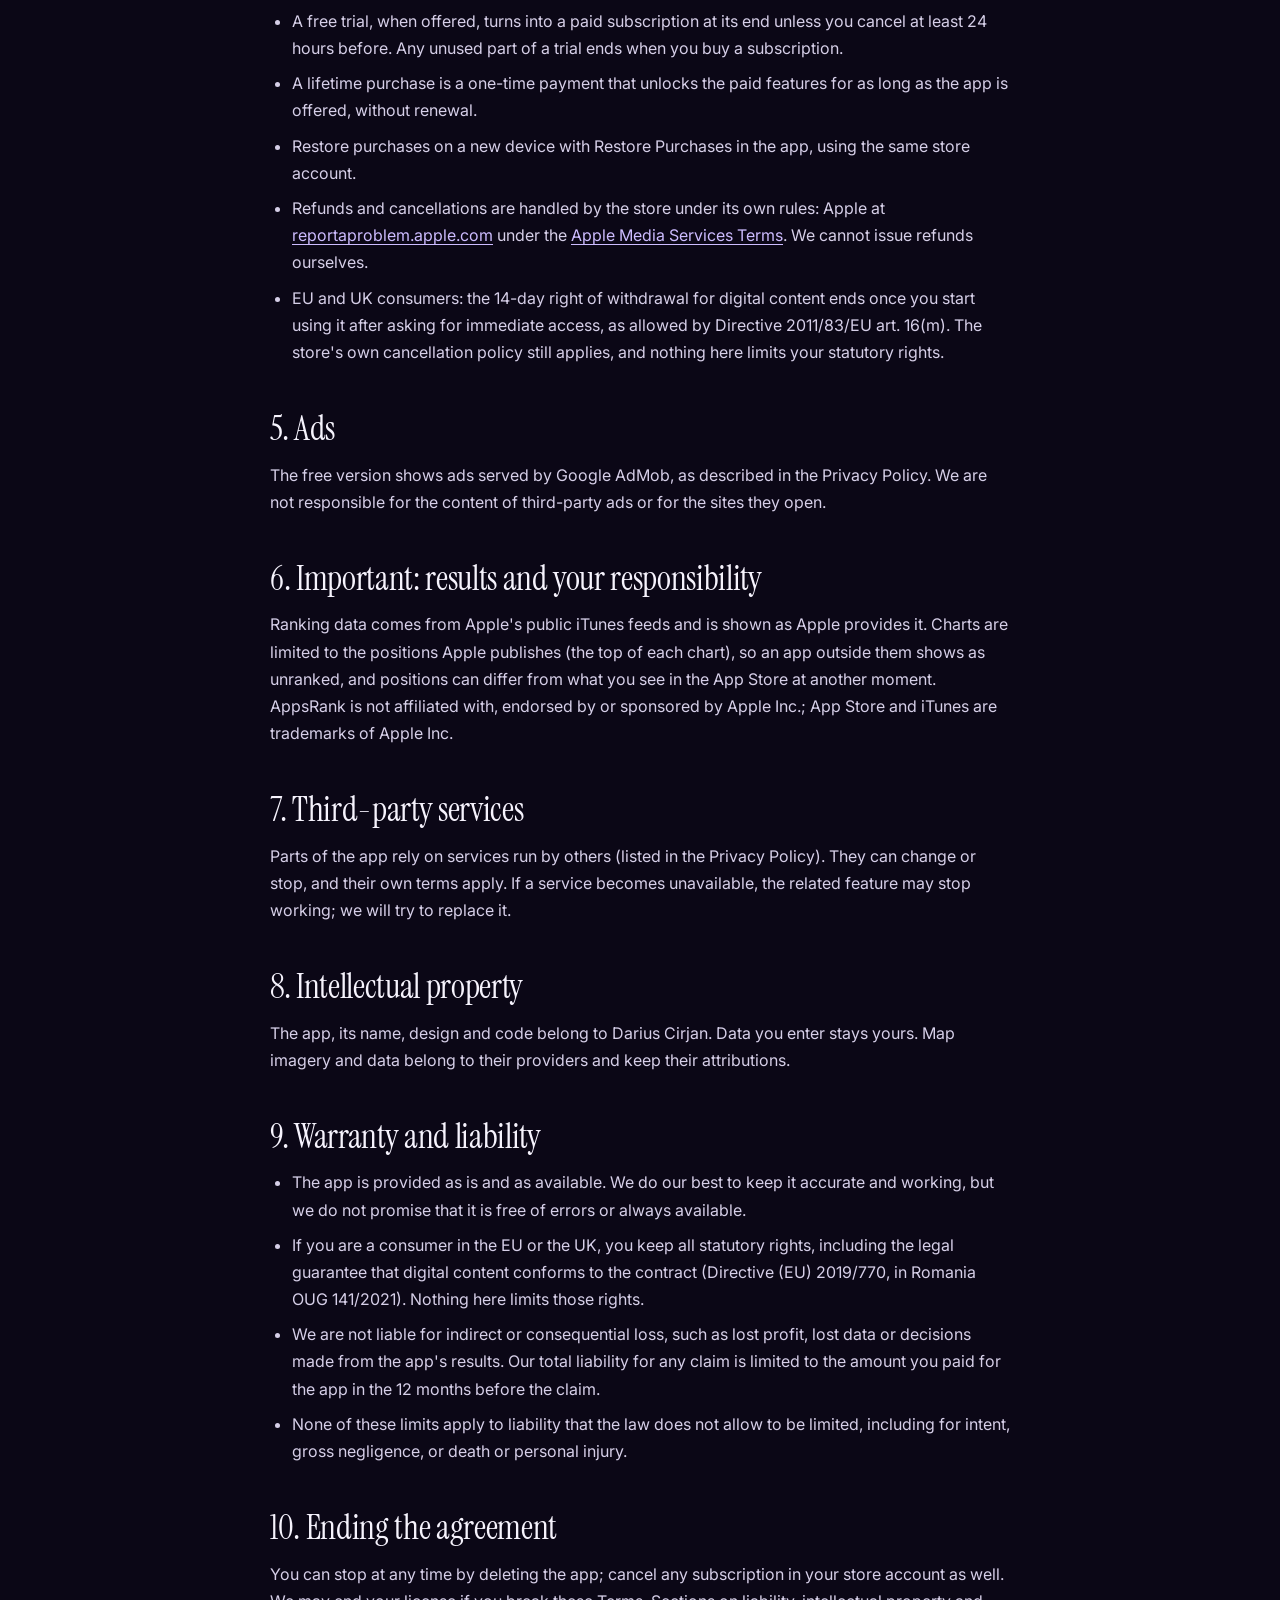
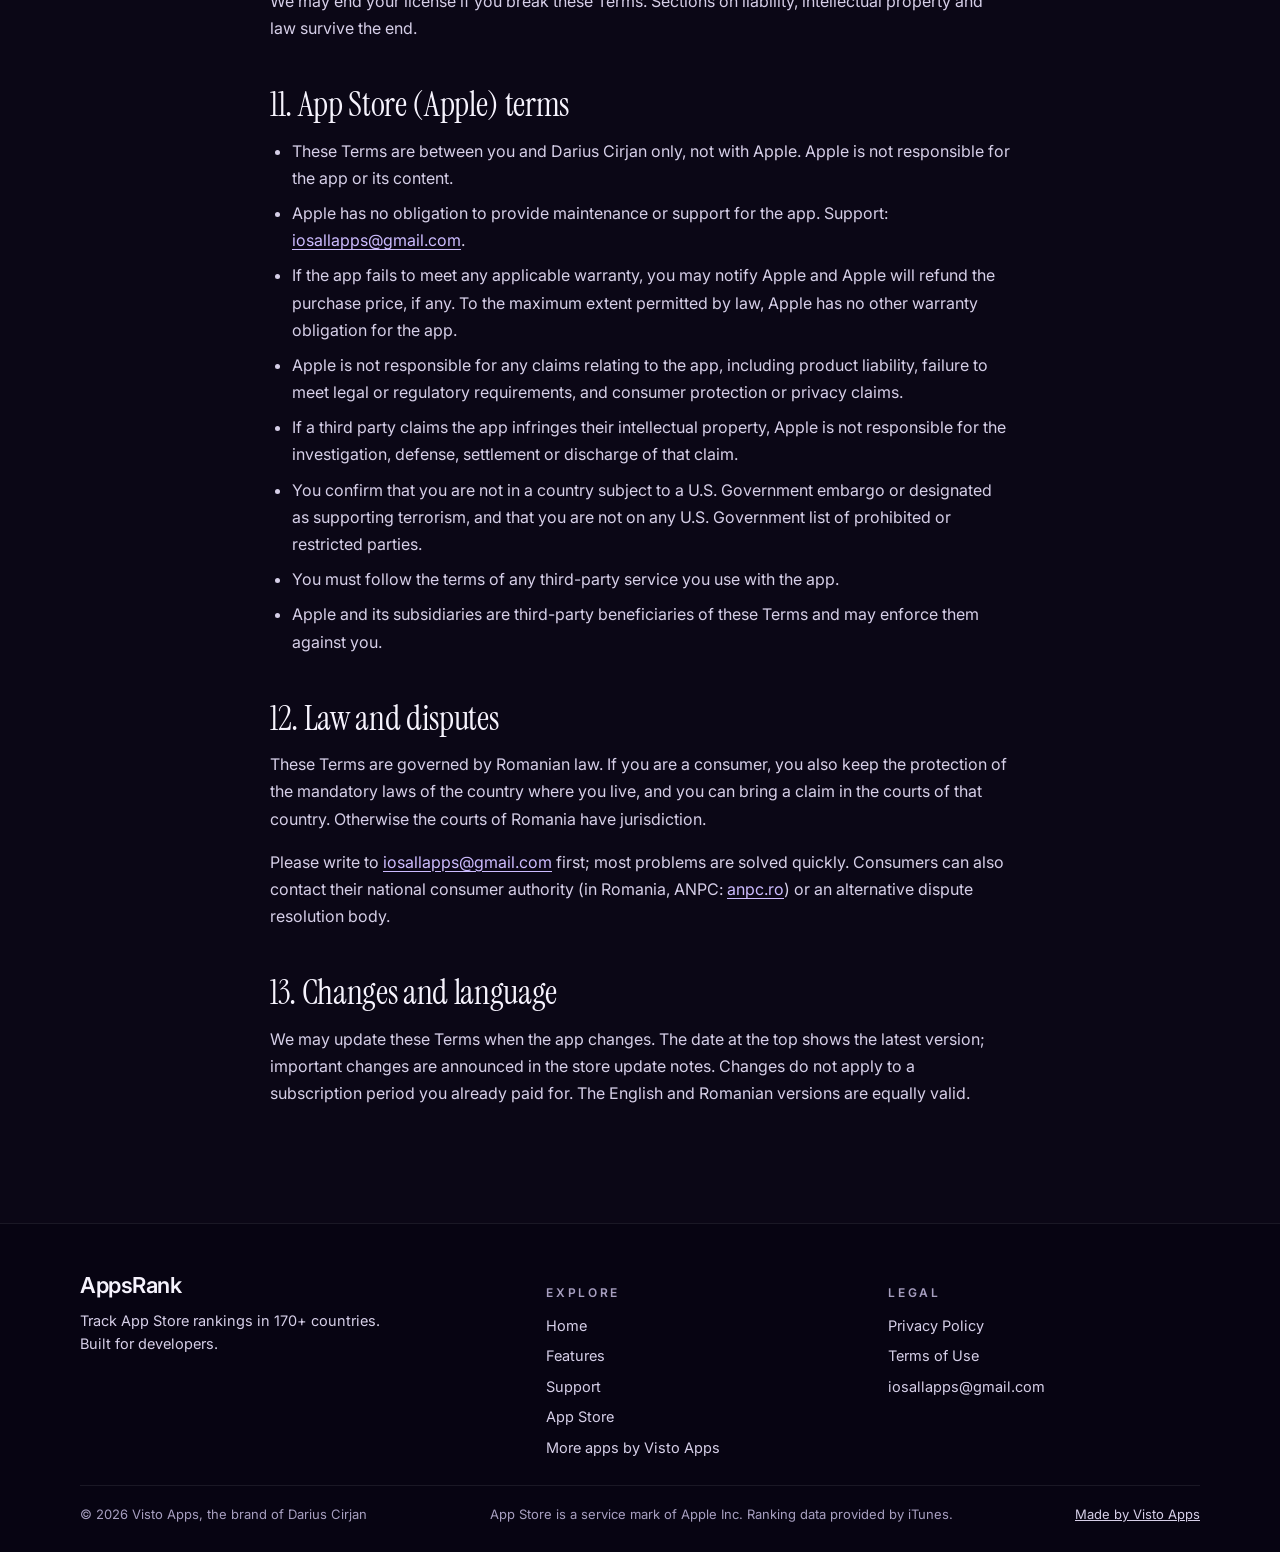
<file: terms.html>
<!DOCTYPE html>
<html lang="en">
<head>
    <meta charset="UTF-8">
    <meta name="viewport" content="width=device-width, initial-scale=1.0">
    <meta name="apple-itunes-app" content="app-id=6762045370">
    <title>Terms of Use | AppsRank</title>
    <meta name="description" content="AppsRank Terms of Use: license, free version and Pro subscriptions, ads, ranking data from Apple, warranty and liability, and applicable law.">
    <meta name="author" content="Visto Apps">
    <meta name="robots" content="index, follow">
    <meta name="theme-color" content="#301e5d" data-scrolled="#0b0716">
    <link rel="canonical" href="https://appsrankapp.com/terms">
    <link rel="alternate" hreflang="en" href="https://appsrankapp.com/terms">
    <link rel="alternate" hreflang="ro" href="https://appsrankapp.com/ro/terms">
    <link rel="alternate" hreflang="x-default" href="https://appsrankapp.com/terms">
    <meta property="og:title" content="Terms of Use | AppsRank">
    <meta property="og:description" content="AppsRank Terms of Use: license, free version and Pro subscriptions, ads, ranking data from Apple, warranty and liability, and applicable law.">
    <meta property="og:type" content="website">
    <meta property="og:url" content="https://appsrankapp.com/terms">
    <meta property="og:site_name" content="AppsRank">
    <meta property="og:locale" content="en_US">
    <meta property="og:locale:alternate" content="ro_RO">
    <meta property="og:image" content="https://appsrankapp.com/og-image.jpg">
    <meta property="og:image:width" content="1200">
    <meta property="og:image:height" content="630">
    <meta property="og:image:alt" content="AppsRank app icon and the App Store charts screen on an iPhone">
    <meta name="twitter:card" content="summary_large_image">
    <meta name="twitter:title" content="Terms of Use | AppsRank">
    <meta name="twitter:description" content="AppsRank Terms of Use: license, free version and Pro subscriptions, ads, ranking data from Apple, warranty and liability, and applicable law.">
    <meta name="twitter:image" content="https://appsrankapp.com/og-image.jpg">
    <link rel="icon" type="image/webp" href="/img/icon.webp">
    <link rel="apple-touch-icon" href="/img/icon.webp">
    <link rel="preload" href="/assets/fonts/inter.woff2" as="font" type="font/woff2" crossorigin>
    <link rel="preload" href="/assets/fonts/instrument-serif.woff2" as="font" type="font/woff2" crossorigin>
    <link rel="stylesheet" href="/styles.css?v=20261116s">
    <script type="application/ld+json">{"@context":"https://schema.org","@type":"BreadcrumbList","itemListElement":[{"@type":"ListItem","position":1,"name":"Home","item":"https://appsrankapp.com/"},{"@type":"ListItem","position":2,"name":"Terms of Use","item":"https://appsrankapp.com/terms"}]}</script>
</head>
<body>
    <div class="animated-bg" aria-hidden="true"></div>
    <a href="#main" class="skip-link">Skip to main content</a>
    <header>
        <div class="container">
            <a href="/" class="logo"><img src="/img/icon.webp" alt="" width="38" height="38">AppsRank</a>
            <button class="mobile-menu-btn" aria-label="Toggle menu" aria-expanded="false">
                <svg width="24" height="24" viewBox="0 0 24 24" fill="none" stroke="currentColor" stroke-width="2" stroke-linecap="round" aria-hidden="true"><line x1="3" y1="6" x2="21" y2="6"/><line x1="3" y1="12" x2="21" y2="12"/><line x1="3" y1="18" x2="21" y2="18"/></svg>
            </button>
            <nav aria-label="Main"><ul class="nav-links"><li><a href="/#features">Features</a></li><li><a href="/privacy">Privacy</a></li><li><a href="/terms" aria-current="page">Terms</a></li><li><a href="/support">Support</a></li><li><a class="lang-btn" href="/ro/terms" hreflang="ro">Română</a></li></ul></nav>
        </div>
    </header>
    <main id="main">
    <article class="legal-page">
<!--legal:start-->
<h1>Terms of Use</h1>
<p class="last-updated">Last updated: November 15, 2026</p>
<nav class="legal-toc" aria-label="Contents"><ol>
<li><a href="#provider">Who provides the app</a></li>
<li><a href="#service">What AppsRank does</a></li>
<li><a href="#license">License</a></li>
<li><a href="#purchases">Purchases and subscriptions</a></li>
<li><a href="#ads">Ads</a></li>
<li><a href="#accuracy">Important: results and your responsibility</a></li>
<li><a href="#third">Third-party services</a></li>
<li><a href="#ip">Intellectual property</a></li>
<li><a href="#warranty">Warranty and liability</a></li>
<li><a href="#end">Ending the agreement</a></li>
<li><a href="#apple">App Store (Apple) terms</a></li>
<li><a href="#law">Law and disputes</a></li>
<li><a href="#changes">Changes and language</a></li>
</ol></nav>
<section id="provider" class="legal-section"><h2>1. Who provides the app</h2><p>Visto Apps is the brand of Darius Cirjan, the developer and provider of AppsRank. These Terms are an agreement between you and Darius Cirjan ("we"). By installing or using AppsRank you accept them. If you do not agree, do not use the app.</p><p>Contact: <a href="mailto:iosallapps@gmail.com">iosallapps@gmail.com</a>. Last updated: November 15, 2026.</p></section>
<section id="service" class="legal-section"><h2>2. What AppsRank does</h2><p>AppsRank shows the App Store charts (Top Free, Top Paid, Top Grossing) for more than 170 countries and 25 categories, records the rank of the apps you choose to track, compares apps side by side, and can send you a notification when a tracked app changes position.</p></section>
<section id="license" class="legal-section"><h2>3. License</h2><ul><li>You get a personal, non-exclusive, non-transferable, revocable license to use the app on devices you own or control, for personal or professional use.</li><li>You may not copy, resell, modify, reverse engineer or decompile the app, except where the law allows it, or use it for anything unlawful.</li><li>If you downloaded the app from the App Store, the <a href="https://www.apple.com/legal/internet-services/itunes/dev/stdeula/" rel="noopener">Apple Standard Licensed Application End User License Agreement</a> also applies and the Apple section below forms part of these Terms.</li></ul></section>
<section id="purchases" class="legal-section"><h2>4. Purchases and subscriptions</h2><ul><li>AppsRank is free to download. The free version lets you browse every chart, track one app in one country with 7 days of history, and shows ads. AppsRank Pro unlocks every country, the full 30-day history, more tracked apps, Compare and Rank Alerts, and removes the ads. It is sold as a weekly or monthly subscription or as a one-time lifetime purchase; a yearly subscription may be offered in a special offer. A free trial may be offered on the weekly plan to Apple Accounts that are eligible for it; the trial length is shown before you subscribe.</li><li>Prices are shown in the app and in the store before you buy, in your currency, with VAT where applicable. Payment is taken by App Store when you confirm.</li><li>Subscriptions renew automatically at the same price for the same period unless you cancel at least 24 hours before the period ends. Your account is charged within 24 hours before renewal.</li><li>Manage or cancel: on iPhone, Settings, your name, Subscriptions.</li><li>A free trial, when offered, turns into a paid subscription at its end unless you cancel at least 24 hours before. Any unused part of a trial ends when you buy a subscription.</li><li>A lifetime purchase is a one-time payment that unlocks the paid features for as long as the app is offered, without renewal.</li><li>Restore purchases on a new device with Restore Purchases in the app, using the same store account.</li><li>Refunds and cancellations are handled by the store under its own rules: Apple at <a href="https://reportaproblem.apple.com" rel="noopener">reportaproblem.apple.com</a> under the <a href="https://www.apple.com/legal/internet-services/itunes/" rel="noopener">Apple Media Services Terms</a>. We cannot issue refunds ourselves.</li><li>EU and UK consumers: the 14-day right of withdrawal for digital content ends once you start using it after asking for immediate access, as allowed by Directive 2011/83/EU art. 16(m). The store's own cancellation policy still applies, and nothing here limits your statutory rights.</li></ul></section>
<section id="ads" class="legal-section"><h2>5. Ads</h2><p>The free version shows ads served by Google AdMob, as described in the Privacy Policy. We are not responsible for the content of third-party ads or for the sites they open.</p></section>
<section id="accuracy" class="legal-section"><h2>6. Important: results and your responsibility</h2><p>Ranking data comes from Apple's public iTunes feeds and is shown as Apple provides it. Charts are limited to the positions Apple publishes (the top of each chart), so an app outside them shows as unranked, and positions can differ from what you see in the App Store at another moment. AppsRank is not affiliated with, endorsed by or sponsored by Apple Inc.; App Store and iTunes are trademarks of Apple Inc.</p></section>
<section id="third" class="legal-section"><h2>7. Third-party services</h2><p>Parts of the app rely on services run by others (listed in the Privacy Policy). They can change or stop, and their own terms apply. If a service becomes unavailable, the related feature may stop working; we will try to replace it.</p></section>
<section id="ip" class="legal-section"><h2>8. Intellectual property</h2><p>The app, its name, design and code belong to Darius Cirjan. Data you enter stays yours. Map imagery and data belong to their providers and keep their attributions.</p></section>
<section id="warranty" class="legal-section"><h2>9. Warranty and liability</h2><ul><li>The app is provided as is and as available. We do our best to keep it accurate and working, but we do not promise that it is free of errors or always available.</li><li>If you are a consumer in the EU or the UK, you keep all statutory rights, including the legal guarantee that digital content conforms to the contract (Directive (EU) 2019/770, in Romania OUG 141/2021). Nothing here limits those rights.</li><li>We are not liable for indirect or consequential loss, such as lost profit, lost data or decisions made from the app's results. Our total liability for any claim is limited to the amount you paid for the app in the 12 months before the claim.</li><li>None of these limits apply to liability that the law does not allow to be limited, including for intent, gross negligence, or death or personal injury.</li></ul></section>
<section id="end" class="legal-section"><h2>10. Ending the agreement</h2><p>You can stop at any time by deleting the app; cancel any subscription in your store account as well. We may end your license if you break these Terms. Sections on liability, intellectual property and law survive the end.</p></section>
<section id="apple" class="legal-section"><h2>11. App Store (Apple) terms</h2><ul><li>These Terms are between you and Darius Cirjan only, not with Apple. Apple is not responsible for the app or its content.</li><li>Apple has no obligation to provide maintenance or support for the app. Support: <a href="mailto:iosallapps@gmail.com">iosallapps@gmail.com</a>.</li><li>If the app fails to meet any applicable warranty, you may notify Apple and Apple will refund the purchase price, if any. To the maximum extent permitted by law, Apple has no other warranty obligation for the app.</li><li>Apple is not responsible for any claims relating to the app, including product liability, failure to meet legal or regulatory requirements, and consumer protection or privacy claims.</li><li>If a third party claims the app infringes their intellectual property, Apple is not responsible for the investigation, defense, settlement or discharge of that claim.</li><li>You confirm that you are not in a country subject to a U.S. Government embargo or designated as supporting terrorism, and that you are not on any U.S. Government list of prohibited or restricted parties.</li><li>You must follow the terms of any third-party service you use with the app.</li><li>Apple and its subsidiaries are third-party beneficiaries of these Terms and may enforce them against you.</li></ul></section>
<section id="law" class="legal-section"><h2>12. Law and disputes</h2><p>These Terms are governed by Romanian law. If you are a consumer, you also keep the protection of the mandatory laws of the country where you live, and you can bring a claim in the courts of that country. Otherwise the courts of Romania have jurisdiction.</p><p>Please write to <a href="mailto:iosallapps@gmail.com">iosallapps@gmail.com</a> first; most problems are solved quickly. Consumers can also contact their national consumer authority (in Romania, ANPC: <a href="https://anpc.ro" rel="noopener">anpc.ro</a>) or an alternative dispute resolution body.</p></section>
<section id="changes" class="legal-section"><h2>13. Changes and language</h2><p>We may update these Terms when the app changes. The date at the top shows the latest version; important changes are announced in the store update notes. Changes do not apply to a subscription period you already paid for. The English and Romanian versions are equally valid.</p></section>
<!--legal:end-->

    </article>
    </main>
    <footer>
        <div class="container">
            <div class="footer-content">
                <div class="footer-section"><h3>AppsRank</h3><p>Track App Store rankings in 170+ countries. Built for developers.</p></div>
                <div class="footer-section"><h4>Explore</h4><ul>
                    <li><a href="/">Home</a></li>
                    <li><a href="/#features">Features</a></li>
                    <li><a href="/support">Support</a></li>
                    <li><a href="https://apps.apple.com/app/id6762045370">App Store</a></li>
                    <li><a href="https://vistoapps.com/apps.html">More apps by Visto Apps</a></li></ul></div>
                <div class="footer-section"><h4>Legal</h4><ul>
                    <li><a href="/privacy">Privacy Policy</a></li>
                    <li><a href="/terms">Terms of Use</a></li>
                    <li><a href="mailto:iosallapps@gmail.com">iosallapps@gmail.com</a></li></ul></div>
            </div>
            <div class="footer-bottom"><span>&copy; 2026 Visto Apps, the brand of Darius Cirjan</span><span>App Store is a service mark of Apple Inc. Ranking data provided by iTunes.</span><a href="https://vistoapps.com">Made by Visto Apps</a></div>
        </div>
    </footer>
    <script src="/site.js?v=20261116s" defer></script>
</body>
</html>
</file>
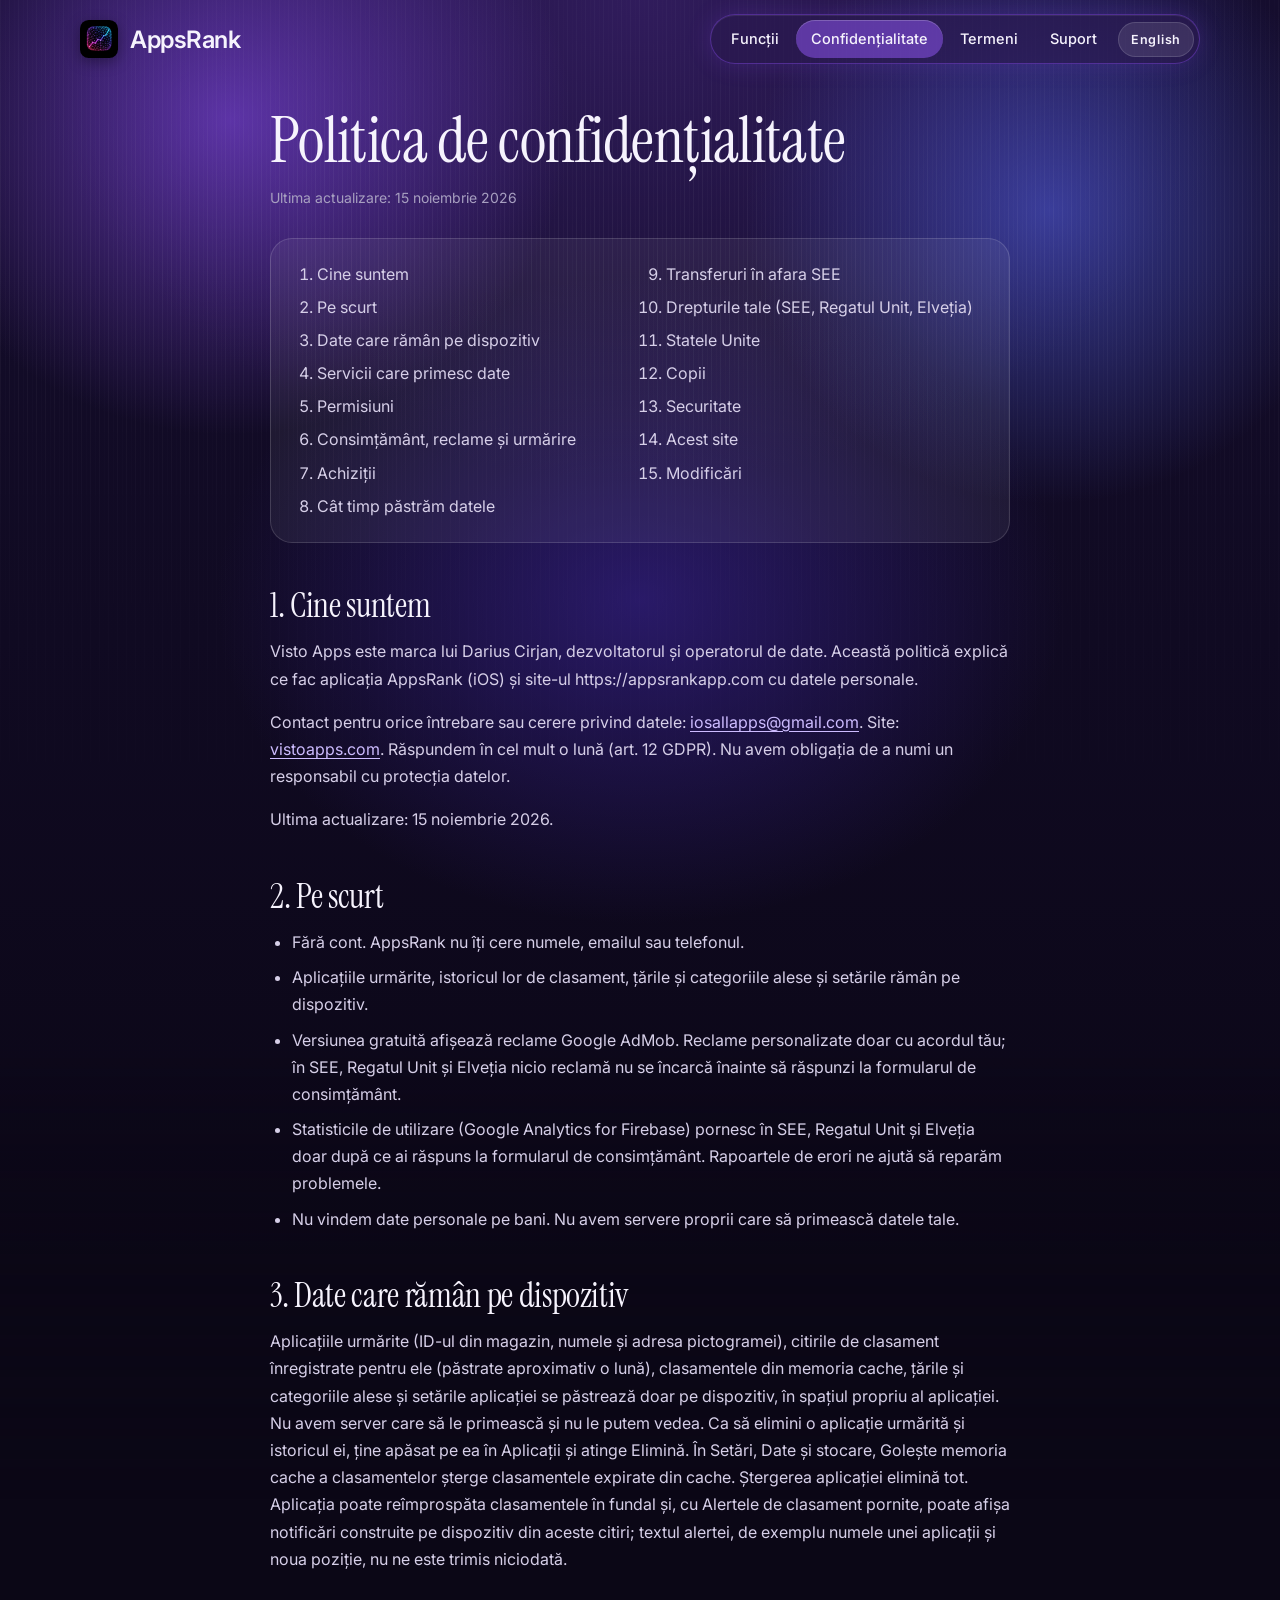
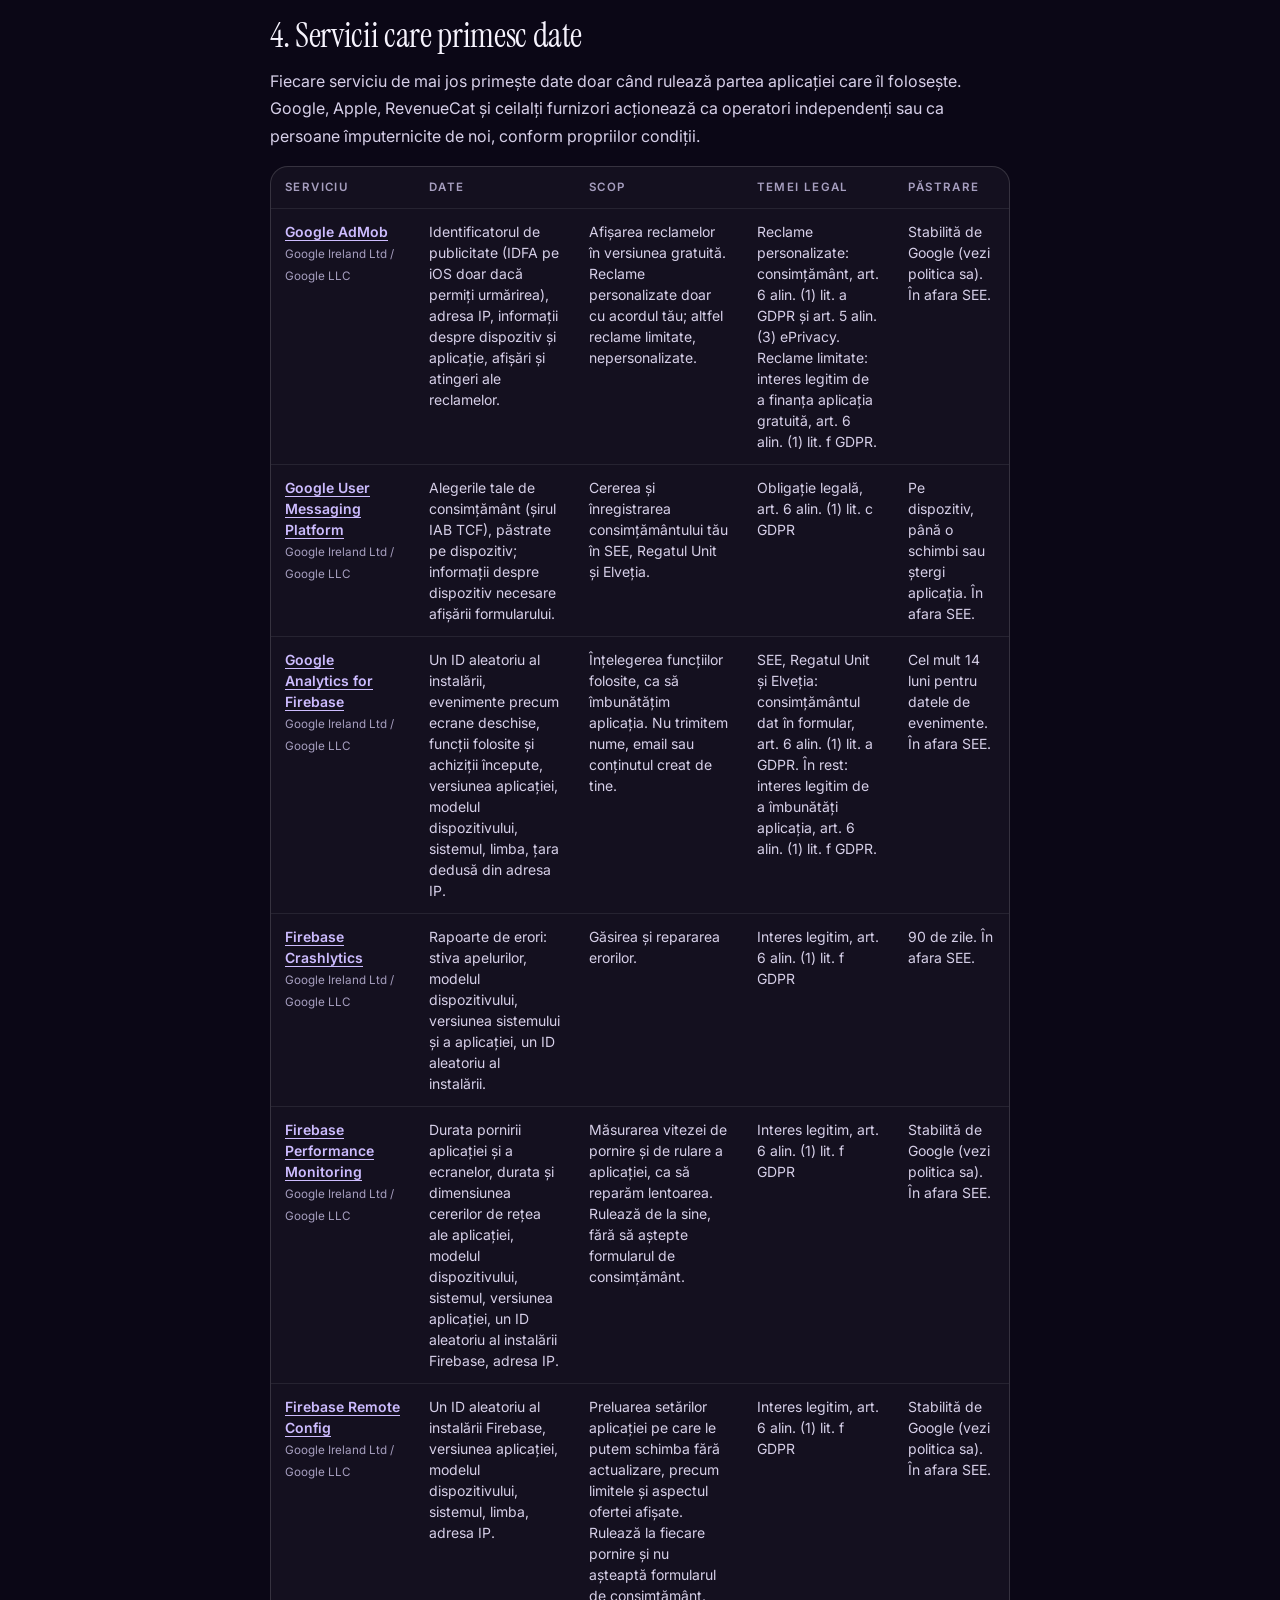
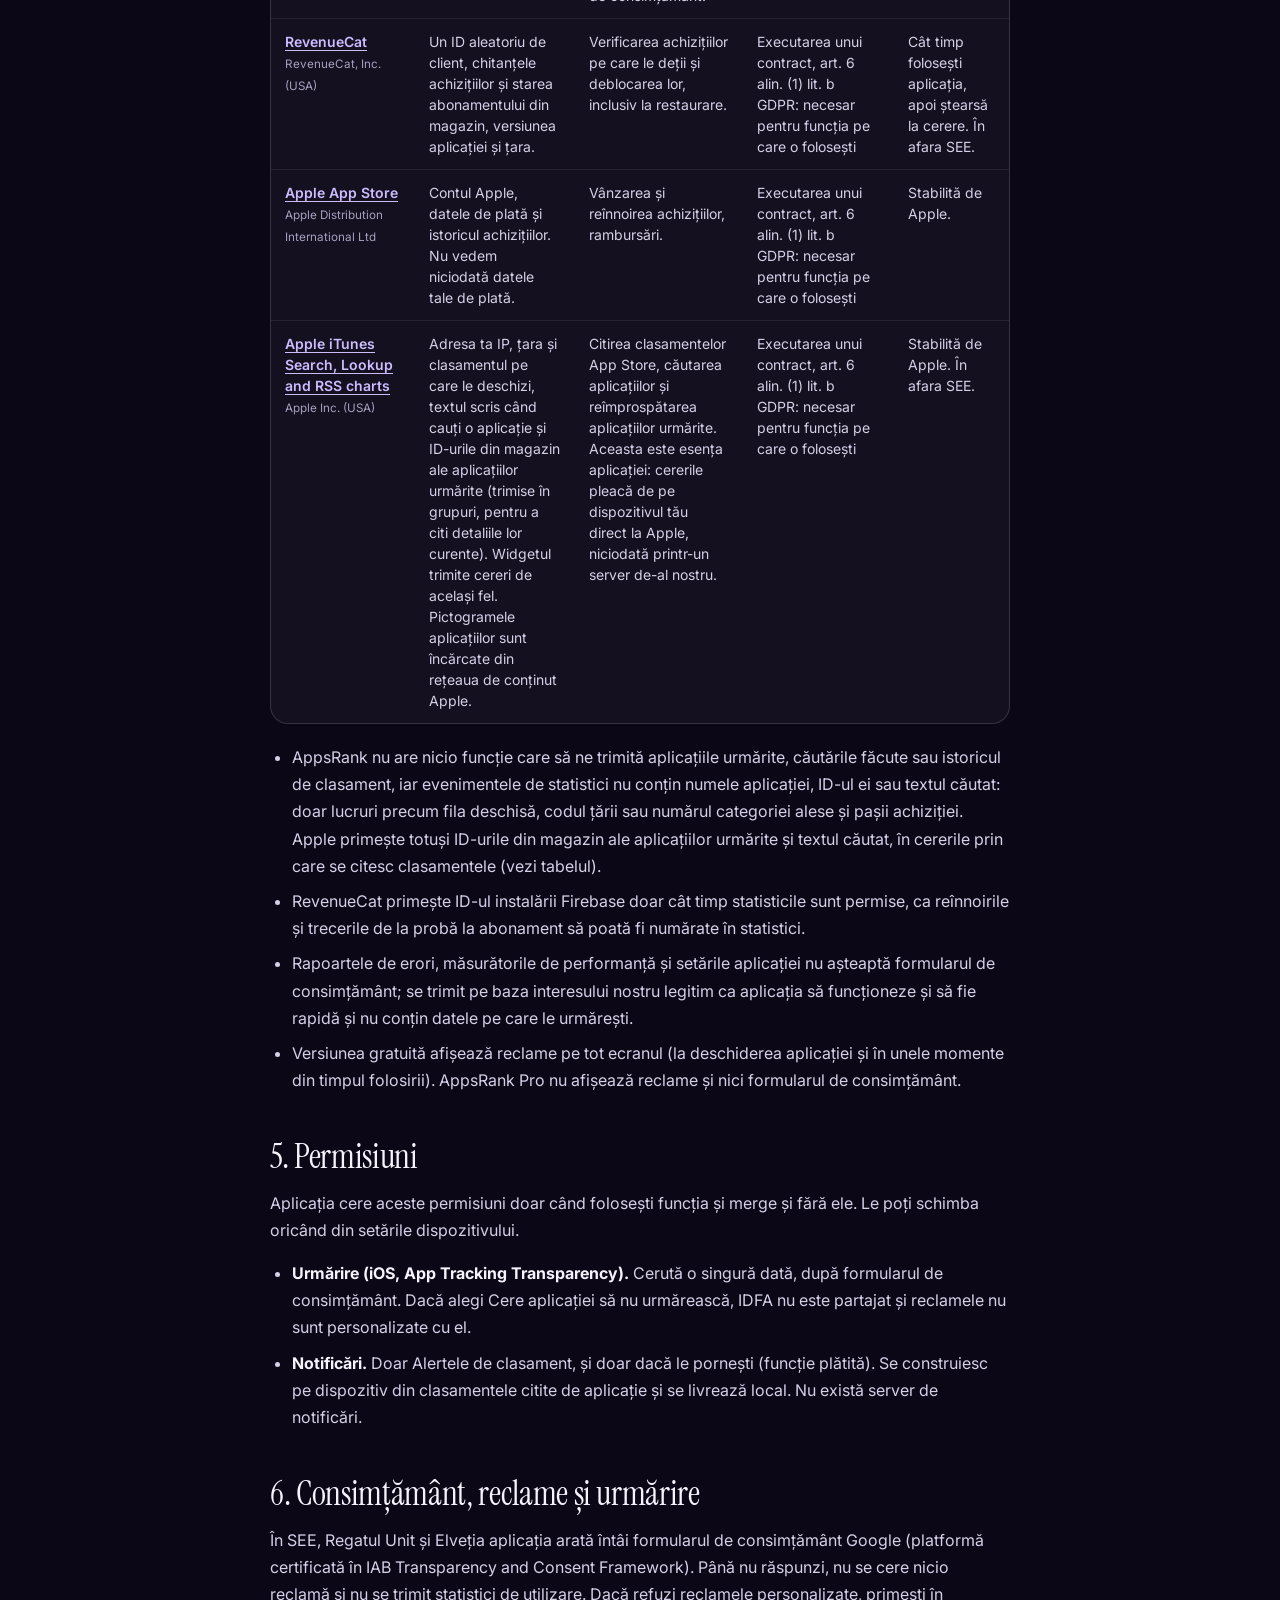
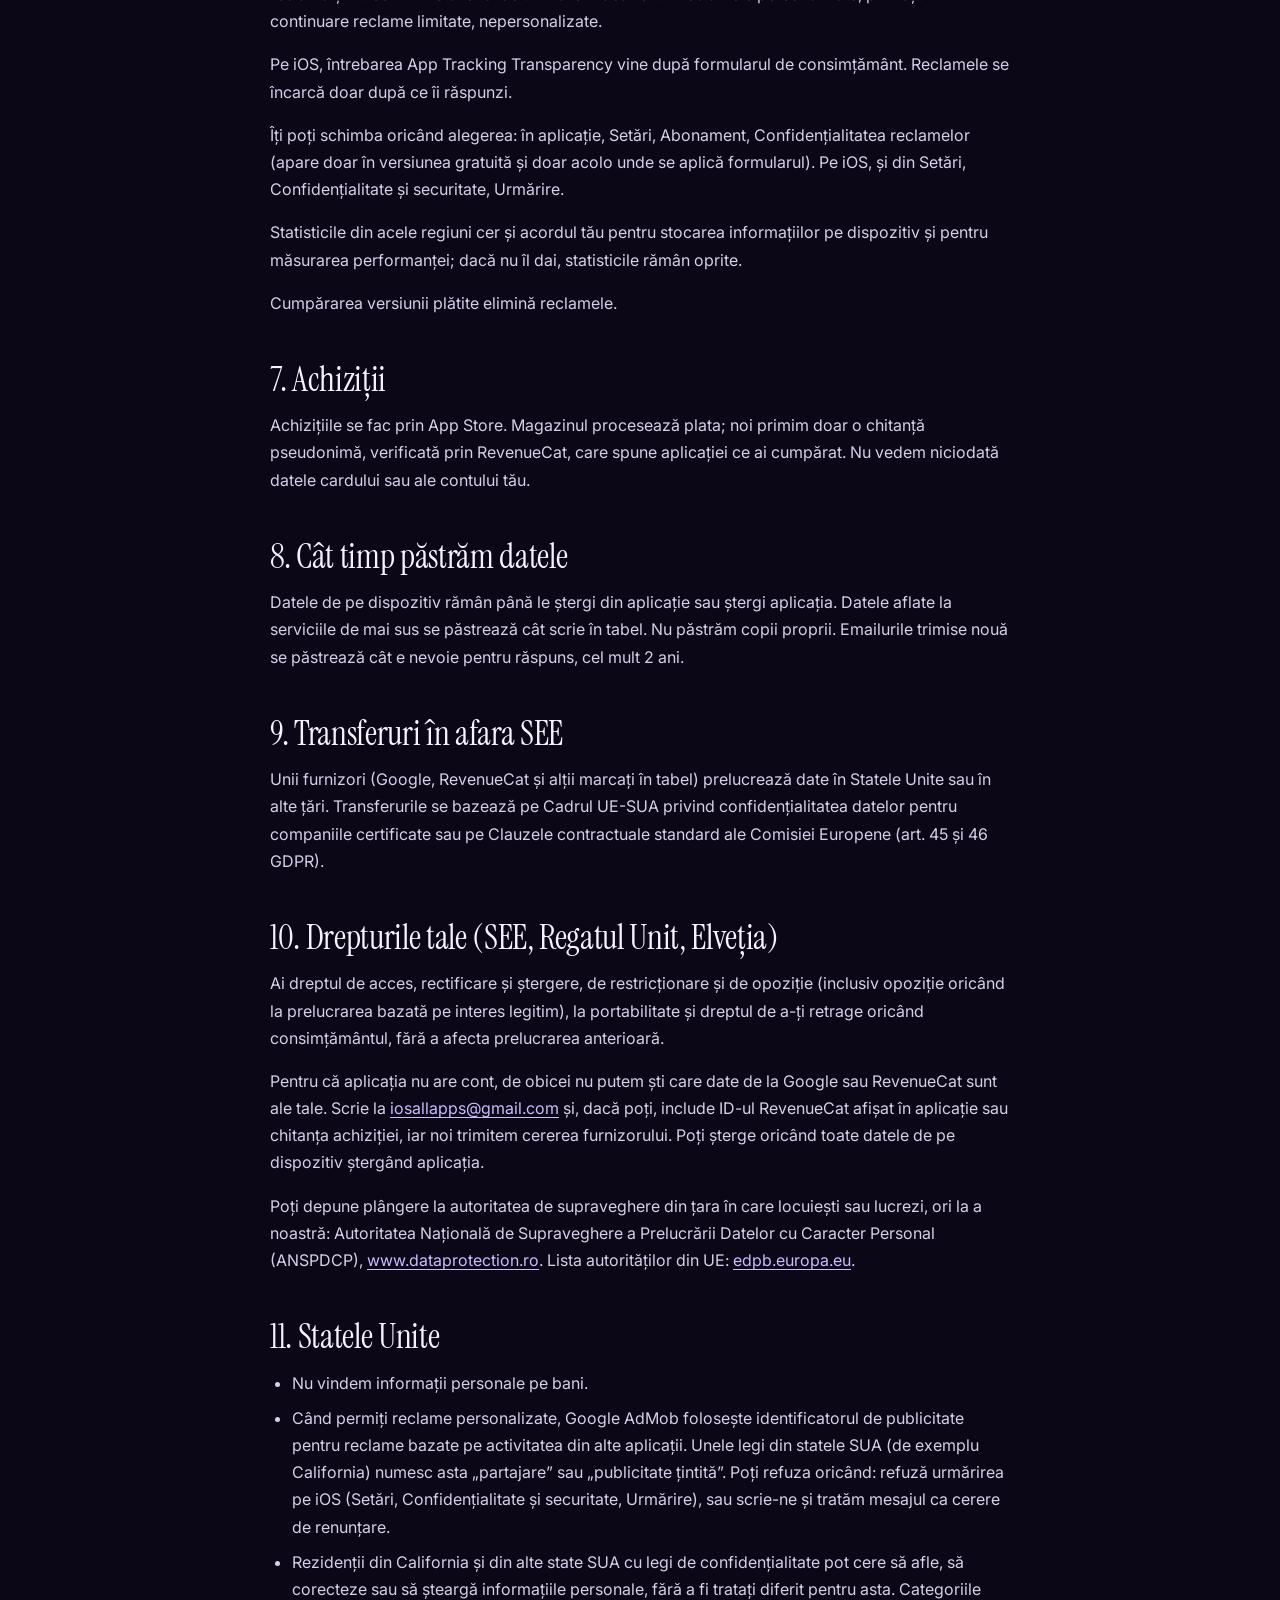
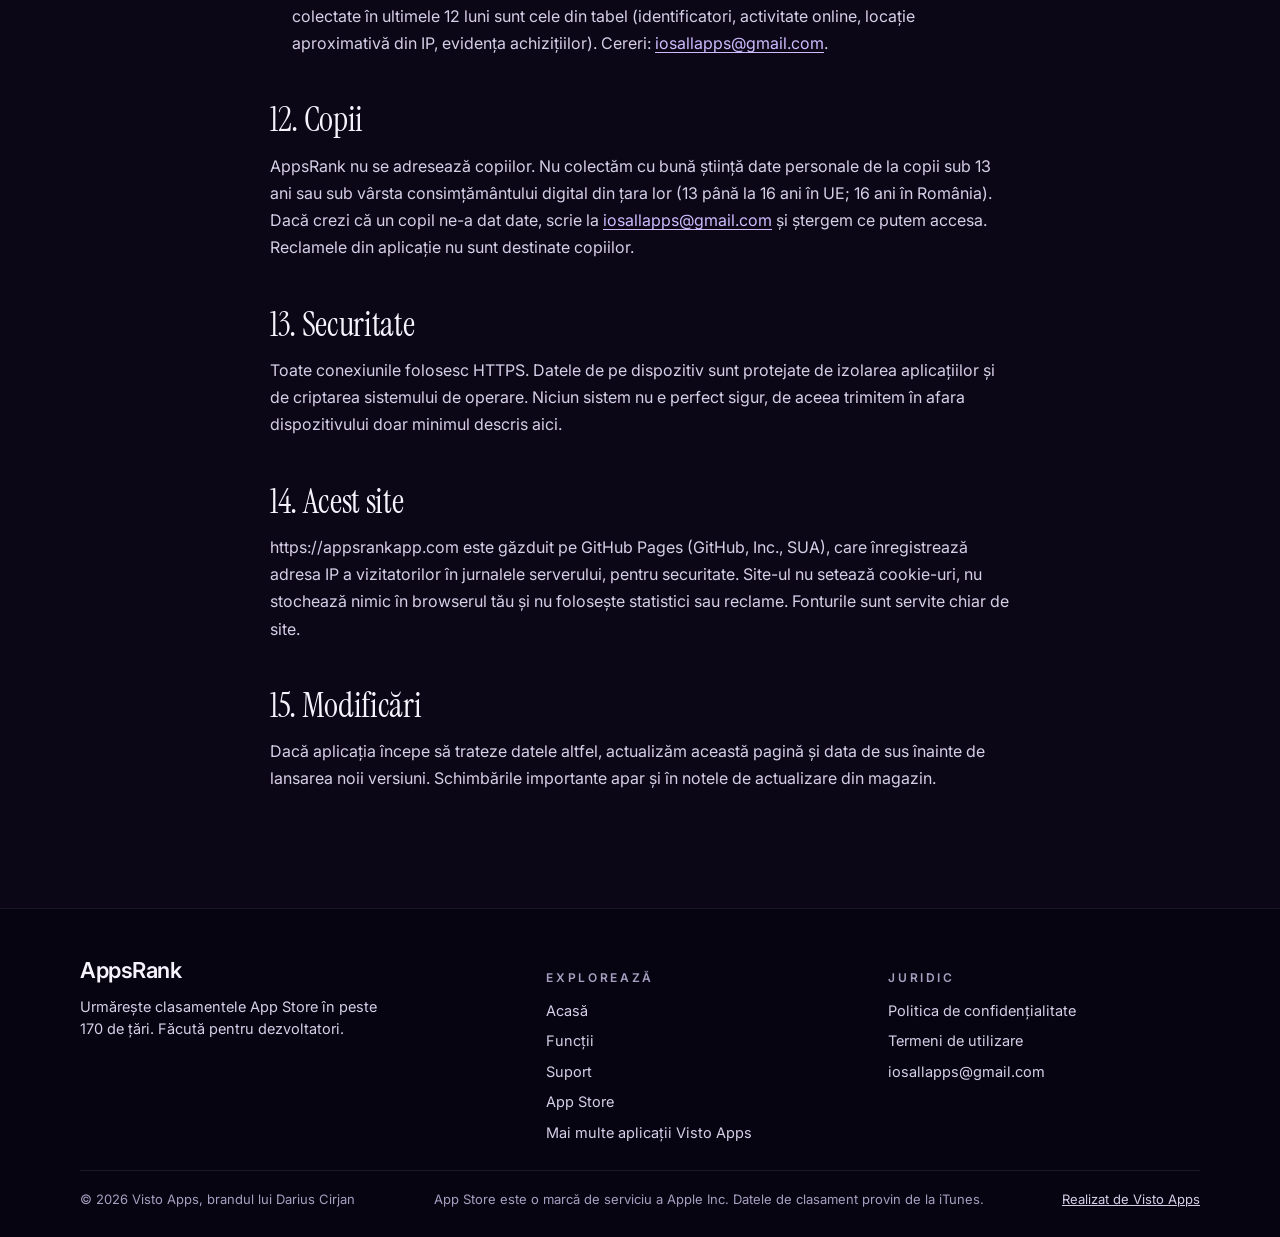
<file: ro/privacy.html>
<!DOCTYPE html>
<html lang="ro">
<head>
    <meta charset="UTF-8">
    <meta name="viewport" content="width=device-width, initial-scale=1.0">
    <meta name="apple-itunes-app" content="app-id=6762045370">
    <title>Politica de confidențialitate | AppsRank</title>
    <meta name="description" content="Politica de confidențialitate AppsRank: ce primesc aplicația, Google Firebase, AdMob, RevenueCat și Apple, alegerile tale de consimțământ și drepturile tale.">
    <meta name="author" content="Visto Apps">
    <meta name="robots" content="index, follow">
    <meta name="theme-color" content="#301e5d" data-scrolled="#0b0716">
    <link rel="canonical" href="https://appsrankapp.com/ro/privacy">
    <link rel="alternate" hreflang="en" href="https://appsrankapp.com/privacy">
    <link rel="alternate" hreflang="ro" href="https://appsrankapp.com/ro/privacy">
    <link rel="alternate" hreflang="x-default" href="https://appsrankapp.com/privacy">
    <meta property="og:title" content="Politica de confidențialitate | AppsRank">
    <meta property="og:description" content="Politica de confidențialitate AppsRank: ce primesc aplicația, Google Firebase, AdMob, RevenueCat și Apple, alegerile tale de consimțământ și drepturile tale.">
    <meta property="og:type" content="website">
    <meta property="og:url" content="https://appsrankapp.com/ro/privacy">
    <meta property="og:site_name" content="AppsRank">
    <meta property="og:locale" content="ro_RO">
    <meta property="og:locale:alternate" content="en_US">
    <meta property="og:image" content="https://appsrankapp.com/og-image.jpg">
    <meta property="og:image:width" content="1200">
    <meta property="og:image:height" content="630">
    <meta property="og:image:alt" content="AppsRank app icon and the App Store charts screen on an iPhone">
    <meta name="twitter:card" content="summary_large_image">
    <meta name="twitter:title" content="Politica de confidențialitate | AppsRank">
    <meta name="twitter:description" content="Politica de confidențialitate AppsRank: ce primesc aplicația, Google Firebase, AdMob, RevenueCat și Apple, alegerile tale de consimțământ și drepturile tale.">
    <meta name="twitter:image" content="https://appsrankapp.com/og-image.jpg">
    <link rel="icon" type="image/webp" href="/img/icon.webp">
    <link rel="apple-touch-icon" href="/img/icon.webp">
    <link rel="preload" href="/assets/fonts/inter.woff2" as="font" type="font/woff2" crossorigin>
    <link rel="preload" href="/assets/fonts/instrument-serif.woff2" as="font" type="font/woff2" crossorigin>
    <link rel="stylesheet" href="/styles.css?v=20261116s">
    <script type="application/ld+json">{"@context":"https://schema.org","@type":"BreadcrumbList","itemListElement":[{"@type":"ListItem","position":1,"name":"Acasă","item":"https://appsrankapp.com/ro/"},{"@type":"ListItem","position":2,"name":"Politica de confidențialitate","item":"https://appsrankapp.com/ro/privacy"}]}</script>
</head>
<body>
    <div class="animated-bg" aria-hidden="true"></div>
    <a href="#main" class="skip-link">Sari la conținutul principal</a>
    <header>
        <div class="container">
            <a href="/ro/" class="logo"><img src="/img/icon.webp" alt="" width="38" height="38">AppsRank</a>
            <button class="mobile-menu-btn" aria-label="Deschide meniul" aria-expanded="false">
                <svg width="24" height="24" viewBox="0 0 24 24" fill="none" stroke="currentColor" stroke-width="2" stroke-linecap="round" aria-hidden="true"><line x1="3" y1="6" x2="21" y2="6"/><line x1="3" y1="12" x2="21" y2="12"/><line x1="3" y1="18" x2="21" y2="18"/></svg>
            </button>
            <nav aria-label="Main"><ul class="nav-links"><li><a href="/ro/#features">Funcții</a></li><li><a href="/ro/privacy" aria-current="page">Confidențialitate</a></li><li><a href="/ro/terms">Termeni</a></li><li><a href="/ro/support">Suport</a></li><li><a class="lang-btn" href="/privacy" hreflang="en">English</a></li></ul></nav>
        </div>
    </header>
    <main id="main">
    <article class="legal-page">
<!--legal:start-->
<h1>Politica de confidențialitate</h1>
<p class="last-updated">Ultima actualizare: 15 noiembrie 2026</p>
<nav class="legal-toc" aria-label="Contents"><ol>
<li><a href="#intro">Cine suntem</a></li>
<li><a href="#glance">Pe scurt</a></li>
<li><a href="#local">Date care rămân pe dispozitiv</a></li>
<li><a href="#services">Servicii care primesc date</a></li>
<li><a href="#permissions">Permisiuni</a></li>
<li><a href="#consent">Consimțământ, reclame și urmărire</a></li>
<li><a href="#purchases">Achiziții</a></li>
<li><a href="#retention">Cât timp păstrăm datele</a></li>
<li><a href="#transfers">Transferuri în afara SEE</a></li>
<li><a href="#rights">Drepturile tale (SEE, Regatul Unit, Elveția)</a></li>
<li><a href="#us">Statele Unite</a></li>
<li><a href="#children">Copii</a></li>
<li><a href="#security">Securitate</a></li>
<li><a href="#website">Acest site</a></li>
<li><a href="#changes">Modificări</a></li>
</ol></nav>
<section id="intro" class="legal-section"><h2>1. Cine suntem</h2><p>Visto Apps este marca lui Darius Cirjan, dezvoltatorul și operatorul de date. Această politică explică ce fac aplicația AppsRank (iOS) și site-ul https://appsrankapp.com cu datele personale.</p><p>Contact pentru orice întrebare sau cerere privind datele: <a href="mailto:iosallapps@gmail.com">iosallapps@gmail.com</a>. Site: <a href="https://vistoapps.com" rel="noopener">vistoapps.com</a>. Răspundem în cel mult o lună (art. 12 GDPR). Nu avem obligația de a numi un responsabil cu protecția datelor.</p><p>Ultima actualizare: 15 noiembrie 2026.</p></section>
<section id="glance" class="legal-section"><h2>2. Pe scurt</h2><ul><li>Fără cont. AppsRank nu îți cere numele, emailul sau telefonul.</li><li>Aplicațiile urmărite, istoricul lor de clasament, țările și categoriile alese și setările rămân pe dispozitiv.</li><li>Versiunea gratuită afișează reclame Google AdMob. Reclame personalizate doar cu acordul tău; în SEE, Regatul Unit și Elveția nicio reclamă nu se încarcă înainte să răspunzi la formularul de consimțământ.</li><li>Statisticile de utilizare (Google Analytics for Firebase) pornesc în SEE, Regatul Unit și Elveția doar după ce ai răspuns la formularul de consimțământ. Rapoartele de erori ne ajută să reparăm problemele.</li><li>Nu vindem date personale pe bani. Nu avem servere proprii care să primească datele tale.</li></ul></section>
<section id="local" class="legal-section"><h2>3. Date care rămân pe dispozitiv</h2><p>Aplicațiile urmărite (ID-ul din magazin, numele și adresa pictogramei), citirile de clasament înregistrate pentru ele (păstrate aproximativ o lună), clasamentele din memoria cache, țările și categoriile alese și setările aplicației se păstrează doar pe dispozitiv, în spațiul propriu al aplicației. Nu avem server care să le primească și nu le putem vedea. Ca să elimini o aplicație urmărită și istoricul ei, ține apăsat pe ea în Aplicații și atinge Elimină. În Setări, Date și stocare, Golește memoria cache a clasamentelor șterge clasamentele expirate din cache. Ștergerea aplicației elimină tot. Aplicația poate reîmprospăta clasamentele în fundal și, cu Alertele de clasament pornite, poate afișa notificări construite pe dispozitiv din aceste citiri; textul alertei, de exemplu numele unei aplicații și noua poziție, nu ne este trimis niciodată.</p></section>
<section id="services" class="legal-section"><h2>4. Servicii care primesc date</h2><p>Fiecare serviciu de mai jos primește date doar când rulează partea aplicației care îl folosește. Google, Apple, RevenueCat și ceilalți furnizori acționează ca operatori independenți sau ca persoane împuternicite de noi, conform propriilor condiții.</p><div class="table-wrap"><table class="legal-table"><thead><tr><th scope="col">Serviciu</th><th scope="col">Date</th><th scope="col">Scop</th><th scope="col">Temei legal</th><th scope="col">Păstrare</th></tr></thead><tbody><tr><th scope="row"><a href="https://policies.google.com/technologies/ads" rel="noopener">Google AdMob</a><br><small>Google Ireland Ltd / Google LLC</small></th><td data-label="Date">Identificatorul de publicitate (IDFA pe iOS doar dacă permiți urmărirea), adresa IP, informații despre dispozitiv și aplicație, afișări și atingeri ale reclamelor.</td><td data-label="Scop">Afișarea reclamelor în versiunea gratuită. Reclame personalizate doar cu acordul tău; altfel reclame limitate, nepersonalizate.</td><td data-label="Temei legal">Reclame personalizate: consimțământ, art. 6 alin. (1) lit. a GDPR și art. 5 alin. (3) ePrivacy. Reclame limitate: interes legitim de a finanța aplicația gratuită, art. 6 alin. (1) lit. f GDPR.</td><td data-label="Păstrare">Stabilită de Google (vezi politica sa). În afara SEE.</td></tr><tr><th scope="row"><a href="https://policies.google.com/privacy" rel="noopener">Google User Messaging Platform</a><br><small>Google Ireland Ltd / Google LLC</small></th><td data-label="Date">Alegerile tale de consimțământ (șirul IAB TCF), păstrate pe dispozitiv; informații despre dispozitiv necesare afișării formularului.</td><td data-label="Scop">Cererea și înregistrarea consimțământului tău în SEE, Regatul Unit și Elveția.</td><td data-label="Temei legal">Obligație legală, art. 6 alin. (1) lit. c GDPR</td><td data-label="Păstrare">Pe dispozitiv, până o schimbi sau ștergi aplicația. În afara SEE.</td></tr><tr><th scope="row"><a href="https://firebase.google.com/support/privacy" rel="noopener">Google Analytics for Firebase</a><br><small>Google Ireland Ltd / Google LLC</small></th><td data-label="Date">Un ID aleatoriu al instalării, evenimente precum ecrane deschise, funcții folosite și achiziții începute, versiunea aplicației, modelul dispozitivului, sistemul, limba, țara dedusă din adresa IP.</td><td data-label="Scop">Înțelegerea funcțiilor folosite, ca să îmbunătățim aplicația. Nu trimitem nume, email sau conținutul creat de tine.</td><td data-label="Temei legal">SEE, Regatul Unit și Elveția: consimțământul dat în formular, art. 6 alin. (1) lit. a GDPR. În rest: interes legitim de a îmbunătăți aplicația, art. 6 alin. (1) lit. f GDPR.</td><td data-label="Păstrare">Cel mult 14 luni pentru datele de evenimente. În afara SEE.</td></tr><tr><th scope="row"><a href="https://firebase.google.com/support/privacy" rel="noopener">Firebase Crashlytics</a><br><small>Google Ireland Ltd / Google LLC</small></th><td data-label="Date">Rapoarte de erori: stiva apelurilor, modelul dispozitivului, versiunea sistemului și a aplicației, un ID aleatoriu al instalării.</td><td data-label="Scop">Găsirea și repararea erorilor.</td><td data-label="Temei legal">Interes legitim, art. 6 alin. (1) lit. f GDPR</td><td data-label="Păstrare">90 de zile. În afara SEE.</td></tr><tr><th scope="row"><a href="https://firebase.google.com/support/privacy" rel="noopener">Firebase Performance Monitoring</a><br><small>Google Ireland Ltd / Google LLC</small></th><td data-label="Date">Durata pornirii aplicației și a ecranelor, durata și dimensiunea cererilor de rețea ale aplicației, modelul dispozitivului, sistemul, versiunea aplicației, un ID aleatoriu al instalării Firebase, adresa IP.</td><td data-label="Scop">Măsurarea vitezei de pornire și de rulare a aplicației, ca să reparăm lentoarea. Rulează de la sine, fără să aștepte formularul de consimțământ.</td><td data-label="Temei legal">Interes legitim, art. 6 alin. (1) lit. f GDPR</td><td data-label="Păstrare">Stabilită de Google (vezi politica sa). În afara SEE.</td></tr><tr><th scope="row"><a href="https://firebase.google.com/support/privacy" rel="noopener">Firebase Remote Config</a><br><small>Google Ireland Ltd / Google LLC</small></th><td data-label="Date">Un ID aleatoriu al instalării Firebase, versiunea aplicației, modelul dispozitivului, sistemul, limba, adresa IP.</td><td data-label="Scop">Preluarea setărilor aplicației pe care le putem schimba fără actualizare, precum limitele și aspectul ofertei afișate. Rulează la fiecare pornire și nu așteaptă formularul de consimțământ.</td><td data-label="Temei legal">Interes legitim, art. 6 alin. (1) lit. f GDPR</td><td data-label="Păstrare">Stabilită de Google (vezi politica sa). În afara SEE.</td></tr><tr><th scope="row"><a href="https://www.revenuecat.com/privacy" rel="noopener">RevenueCat</a><br><small>RevenueCat, Inc. (USA)</small></th><td data-label="Date">Un ID aleatoriu de client, chitanțele achizițiilor și starea abonamentului din magazin, versiunea aplicației și țara.</td><td data-label="Scop">Verificarea achizițiilor pe care le deții și deblocarea lor, inclusiv la restaurare.</td><td data-label="Temei legal">Executarea unui contract, art. 6 alin. (1) lit. b GDPR: necesar pentru funcția pe care o folosești</td><td data-label="Păstrare">Cât timp folosești aplicația, apoi ștearsă la cerere. În afara SEE.</td></tr><tr><th scope="row"><a href="https://www.apple.com/legal/privacy/" rel="noopener">Apple App Store</a><br><small>Apple Distribution International Ltd</small></th><td data-label="Date">Contul Apple, datele de plată și istoricul achizițiilor. Nu vedem niciodată datele tale de plată.</td><td data-label="Scop">Vânzarea și reînnoirea achizițiilor, rambursări.</td><td data-label="Temei legal">Executarea unui contract, art. 6 alin. (1) lit. b GDPR: necesar pentru funcția pe care o folosești</td><td data-label="Păstrare">Stabilită de Apple.</td></tr><tr><th scope="row"><a href="https://www.apple.com/legal/privacy/" rel="noopener">Apple iTunes Search, Lookup and RSS charts</a><br><small>Apple Inc. (USA)</small></th><td data-label="Date">Adresa ta IP, țara și clasamentul pe care le deschizi, textul scris când cauți o aplicație și ID-urile din magazin ale aplicațiilor urmărite (trimise în grupuri, pentru a citi detaliile lor curente). Widgetul trimite cereri de același fel. Pictogramele aplicațiilor sunt încărcate din rețeaua de conținut Apple.</td><td data-label="Scop">Citirea clasamentelor App Store, căutarea aplicațiilor și reîmprospătarea aplicațiilor urmărite. Aceasta este esența aplicației: cererile pleacă de pe dispozitivul tău direct la Apple, niciodată printr-un server de-al nostru.</td><td data-label="Temei legal">Executarea unui contract, art. 6 alin. (1) lit. b GDPR: necesar pentru funcția pe care o folosești</td><td data-label="Păstrare">Stabilită de Apple. În afara SEE.</td></tr></tbody></table></div><ul><li>AppsRank nu are nicio funcție care să ne trimită aplicațiile urmărite, căutările făcute sau istoricul de clasament, iar evenimentele de statistici nu conțin numele aplicației, ID-ul ei sau textul căutat: doar lucruri precum fila deschisă, codul țării sau numărul categoriei alese și pașii achiziției. Apple primește totuși ID-urile din magazin ale aplicațiilor urmărite și textul căutat, în cererile prin care se citesc clasamentele (vezi tabelul).</li><li>RevenueCat primește ID-ul instalării Firebase doar cât timp statisticile sunt permise, ca reînnoirile și trecerile de la probă la abonament să poată fi numărate în statistici.</li><li>Rapoartele de erori, măsurătorile de performanță și setările aplicației nu așteaptă formularul de consimțământ; se trimit pe baza interesului nostru legitim ca aplicația să funcționeze și să fie rapidă și nu conțin datele pe care le urmărești.</li><li>Versiunea gratuită afișează reclame pe tot ecranul (la deschiderea aplicației și în unele momente din timpul folosirii). AppsRank Pro nu afișează reclame și nici formularul de consimțământ.</li></ul></section>
<section id="permissions" class="legal-section"><h2>5. Permisiuni</h2><p>Aplicația cere aceste permisiuni doar când folosești funcția și merge și fără ele. Le poți schimba oricând din setările dispozitivului.</p><ul><li><strong>Urmărire (iOS, App Tracking Transparency).</strong> Cerută o singură dată, după formularul de consimțământ. Dacă alegi Cere aplicației să nu urmărească, IDFA nu este partajat și reclamele nu sunt personalizate cu el.</li><li><strong>Notificări.</strong> Doar Alertele de clasament, și doar dacă le pornești (funcție plătită). Se construiesc pe dispozitiv din clasamentele citite de aplicație și se livrează local. Nu există server de notificări.</li></ul></section>
<section id="consent" class="legal-section"><h2>6. Consimțământ, reclame și urmărire</h2><p>În SEE, Regatul Unit și Elveția aplicația arată întâi formularul de consimțământ Google (platformă certificată în IAB Transparency and Consent Framework). Până nu răspunzi, nu se cere nicio reclamă și nu se trimit statistici de utilizare. Dacă refuzi reclamele personalizate, primești în continuare reclame limitate, nepersonalizate.</p><p>Pe iOS, întrebarea App Tracking Transparency vine după formularul de consimțământ. Reclamele se încarcă doar după ce îi răspunzi.</p><p>Îți poți schimba oricând alegerea: în aplicație, Setări, Abonament, Confidențialitatea reclamelor (apare doar în versiunea gratuită și doar acolo unde se aplică formularul). Pe iOS, și din Setări, Confidențialitate și securitate, Urmărire.</p><p>Statisticile din acele regiuni cer și acordul tău pentru stocarea informațiilor pe dispozitiv și pentru măsurarea performanței; dacă nu îl dai, statisticile rămân oprite.</p><p>Cumpărarea versiunii plătite elimină reclamele.</p></section>
<section id="purchases" class="legal-section"><h2>7. Achiziții</h2><p>Achizițiile se fac prin App Store. Magazinul procesează plata; noi primim doar o chitanță pseudonimă, verificată prin RevenueCat, care spune aplicației ce ai cumpărat. Nu vedem niciodată datele cardului sau ale contului tău.</p></section>
<section id="retention" class="legal-section"><h2>8. Cât timp păstrăm datele</h2><p>Datele de pe dispozitiv rămân până le ștergi din aplicație sau ștergi aplicația. Datele aflate la serviciile de mai sus se păstrează cât scrie în tabel. Nu păstrăm copii proprii. Emailurile trimise nouă se păstrează cât e nevoie pentru răspuns, cel mult 2 ani.</p></section>
<section id="transfers" class="legal-section"><h2>9. Transferuri în afara SEE</h2><p>Unii furnizori (Google, RevenueCat și alții marcați în tabel) prelucrează date în Statele Unite sau în alte țări. Transferurile se bazează pe Cadrul UE-SUA privind confidențialitatea datelor pentru companiile certificate sau pe Clauzele contractuale standard ale Comisiei Europene (art. 45 și 46 GDPR).</p></section>
<section id="rights" class="legal-section"><h2>10. Drepturile tale (SEE, Regatul Unit, Elveția)</h2><p>Ai dreptul de acces, rectificare și ștergere, de restricționare și de opoziție (inclusiv opoziție oricând la prelucrarea bazată pe interes legitim), la portabilitate și dreptul de a-ți retrage oricând consimțământul, fără a afecta prelucrarea anterioară.</p><p>Pentru că aplicația nu are cont, de obicei nu putem ști care date de la Google sau RevenueCat sunt ale tale. Scrie la <a href="mailto:iosallapps@gmail.com">iosallapps@gmail.com</a> și, dacă poți, include ID-ul RevenueCat afișat în aplicație sau chitanța achiziției, iar noi trimitem cererea furnizorului. Poți șterge oricând toate datele de pe dispozitiv ștergând aplicația.</p><p>Poți depune plângere la autoritatea de supraveghere din țara în care locuiești sau lucrezi, ori la a noastră: Autoritatea Națională de Supraveghere a Prelucrării Datelor cu Caracter Personal (ANSPDCP), <a href="https://www.dataprotection.ro" rel="noopener">www.dataprotection.ro</a>. Lista autorităților din UE: <a href="https://www.edpb.europa.eu/about-edpb/about-edpb/members_en" rel="noopener">edpb.europa.eu</a>.</p></section>
<section id="us" class="legal-section"><h2>11. Statele Unite</h2><ul><li>Nu vindem informații personale pe bani.</li><li>Când permiți reclame personalizate, Google AdMob folosește identificatorul de publicitate pentru reclame bazate pe activitatea din alte aplicații. Unele legi din statele SUA (de exemplu California) numesc asta „partajare” sau „publicitate țintită”. Poți refuza oricând: refuză urmărirea pe iOS (Setări, Confidențialitate și securitate, Urmărire), sau scrie-ne și tratăm mesajul ca cerere de renunțare.</li><li>Rezidenții din California și din alte state SUA cu legi de confidențialitate pot cere să afle, să corecteze sau să șteargă informațiile personale, fără a fi tratați diferit pentru asta. Categoriile colectate în ultimele 12 luni sunt cele din tabel (identificatori, activitate online, locație aproximativă din IP, evidența achizițiilor). Cereri: <a href="mailto:iosallapps@gmail.com">iosallapps@gmail.com</a>.</li></ul></section>
<section id="children" class="legal-section"><h2>12. Copii</h2><p>AppsRank nu se adresează copiilor. Nu colectăm cu bună știință date personale de la copii sub 13 ani sau sub vârsta consimțământului digital din țara lor (13 până la 16 ani în UE; 16 ani în România). Dacă crezi că un copil ne-a dat date, scrie la <a href="mailto:iosallapps@gmail.com">iosallapps@gmail.com</a> și ștergem ce putem accesa. Reclamele din aplicație nu sunt destinate copiilor.</p></section>
<section id="security" class="legal-section"><h2>13. Securitate</h2><p>Toate conexiunile folosesc HTTPS. Datele de pe dispozitiv sunt protejate de izolarea aplicațiilor și de criptarea sistemului de operare. Niciun sistem nu e perfect sigur, de aceea trimitem în afara dispozitivului doar minimul descris aici.</p></section>
<section id="website" class="legal-section"><h2>14. Acest site</h2><p>https://appsrankapp.com este găzduit pe GitHub Pages (GitHub, Inc., SUA), care înregistrează adresa IP a vizitatorilor în jurnalele serverului, pentru securitate. Site-ul nu setează cookie-uri, nu stochează nimic în browserul tău și nu folosește statistici sau reclame. Fonturile sunt servite chiar de site.</p></section>
<section id="changes" class="legal-section"><h2>15. Modificări</h2><p>Dacă aplicația începe să trateze datele altfel, actualizăm această pagină și data de sus înainte de lansarea noii versiuni. Schimbările importante apar și în notele de actualizare din magazin.</p></section>
<!--legal:end-->

    </article>
    </main>
    <footer>
        <div class="container">
            <div class="footer-content">
                <div class="footer-section"><h3>AppsRank</h3><p>Urmărește clasamentele App Store în peste 170 de țări. Făcută pentru dezvoltatori.</p></div>
                <div class="footer-section"><h4>Explorează</h4><ul>
                    <li><a href="/ro/">Acasă</a></li>
                    <li><a href="/ro/#features">Funcții</a></li>
                    <li><a href="/ro/support">Suport</a></li>
                    <li><a href="https://apps.apple.com/app/id6762045370">App Store</a></li>
                    <li><a href="https://vistoapps.com/apps.html">Mai multe aplicații Visto Apps</a></li></ul></div>
                <div class="footer-section"><h4>Juridic</h4><ul>
                    <li><a href="/ro/privacy">Politica de confidențialitate</a></li>
                    <li><a href="/ro/terms">Termeni de utilizare</a></li>
                    <li><a href="mailto:iosallapps@gmail.com">iosallapps@gmail.com</a></li></ul></div>
            </div>
            <div class="footer-bottom"><span>&copy; 2026 Visto Apps, brandul lui Darius Cirjan</span><span>App Store este o marcă de serviciu a Apple Inc. Datele de clasament provin de la iTunes.</span><a href="https://vistoapps.com">Realizat de Visto Apps</a></div>
        </div>
    </footer>
    <script src="/site.js?v=20261116s" defer></script>
</body>
</html>
</file>
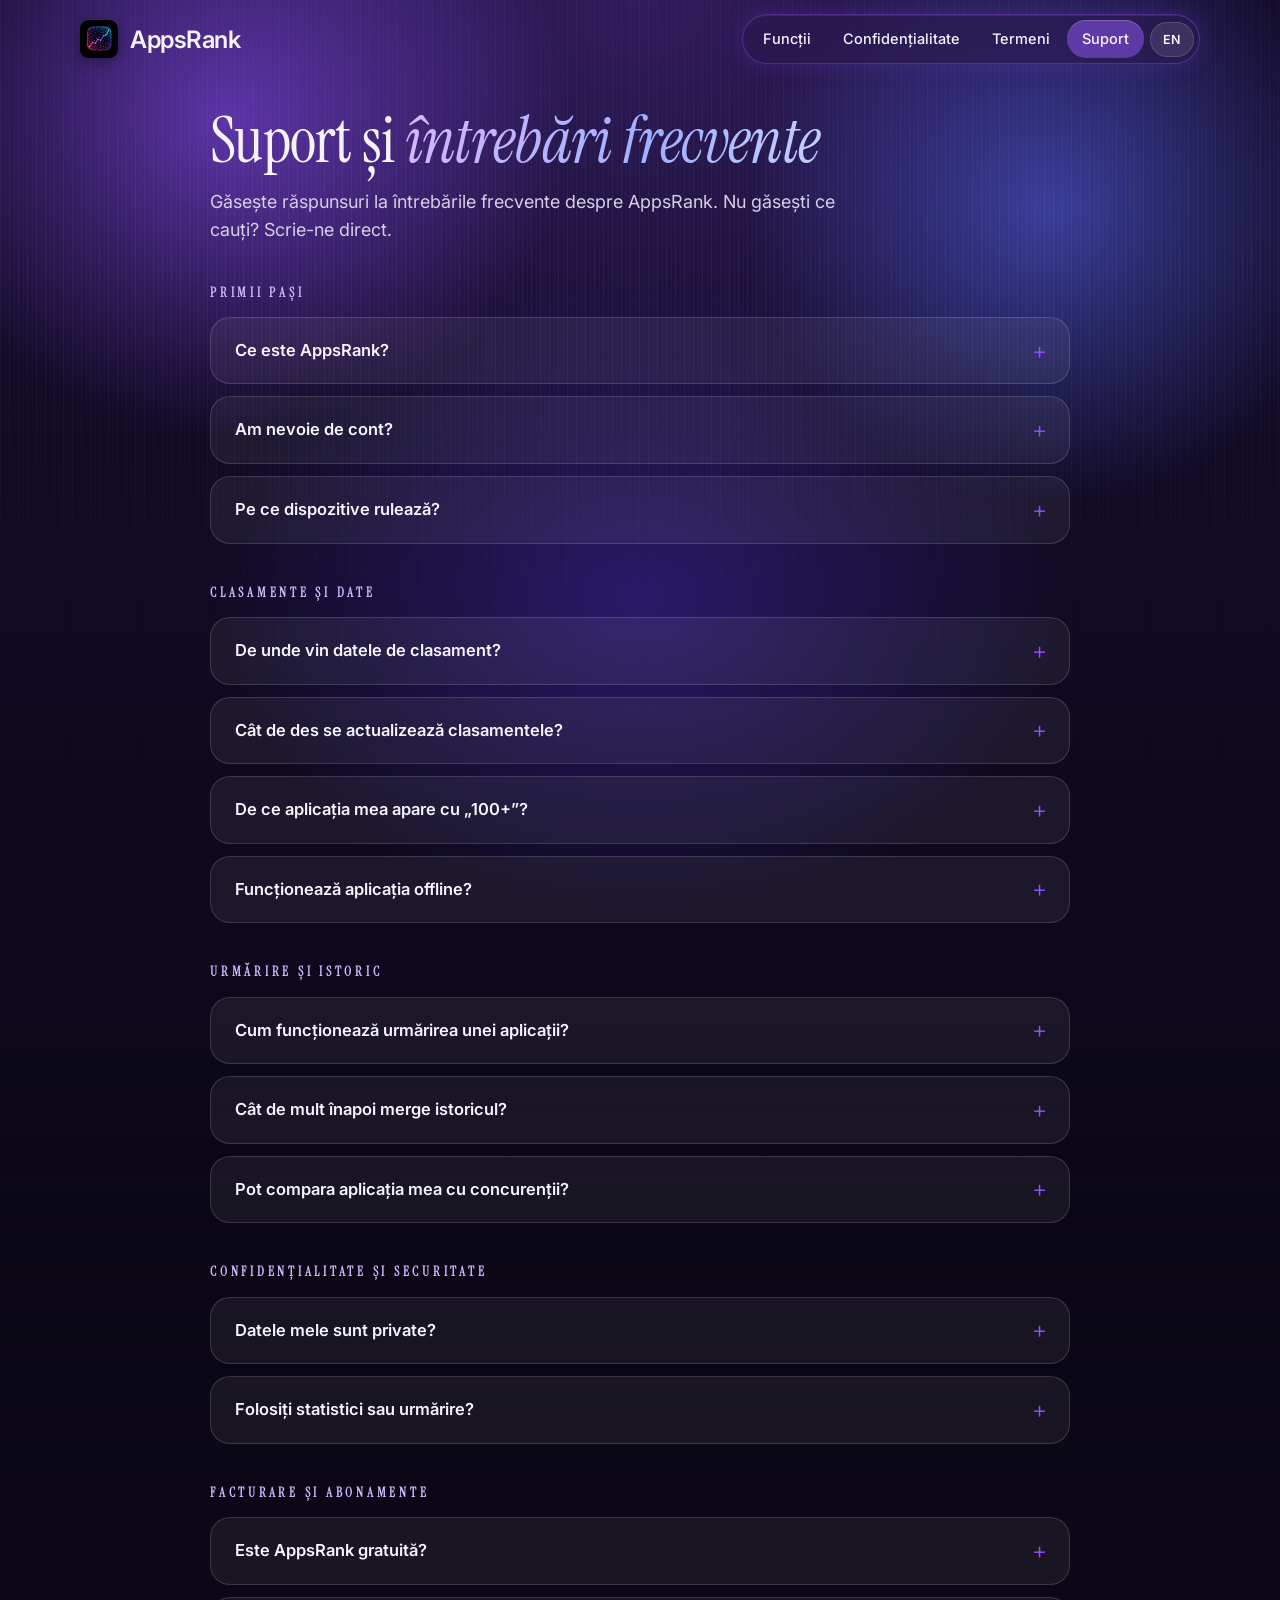
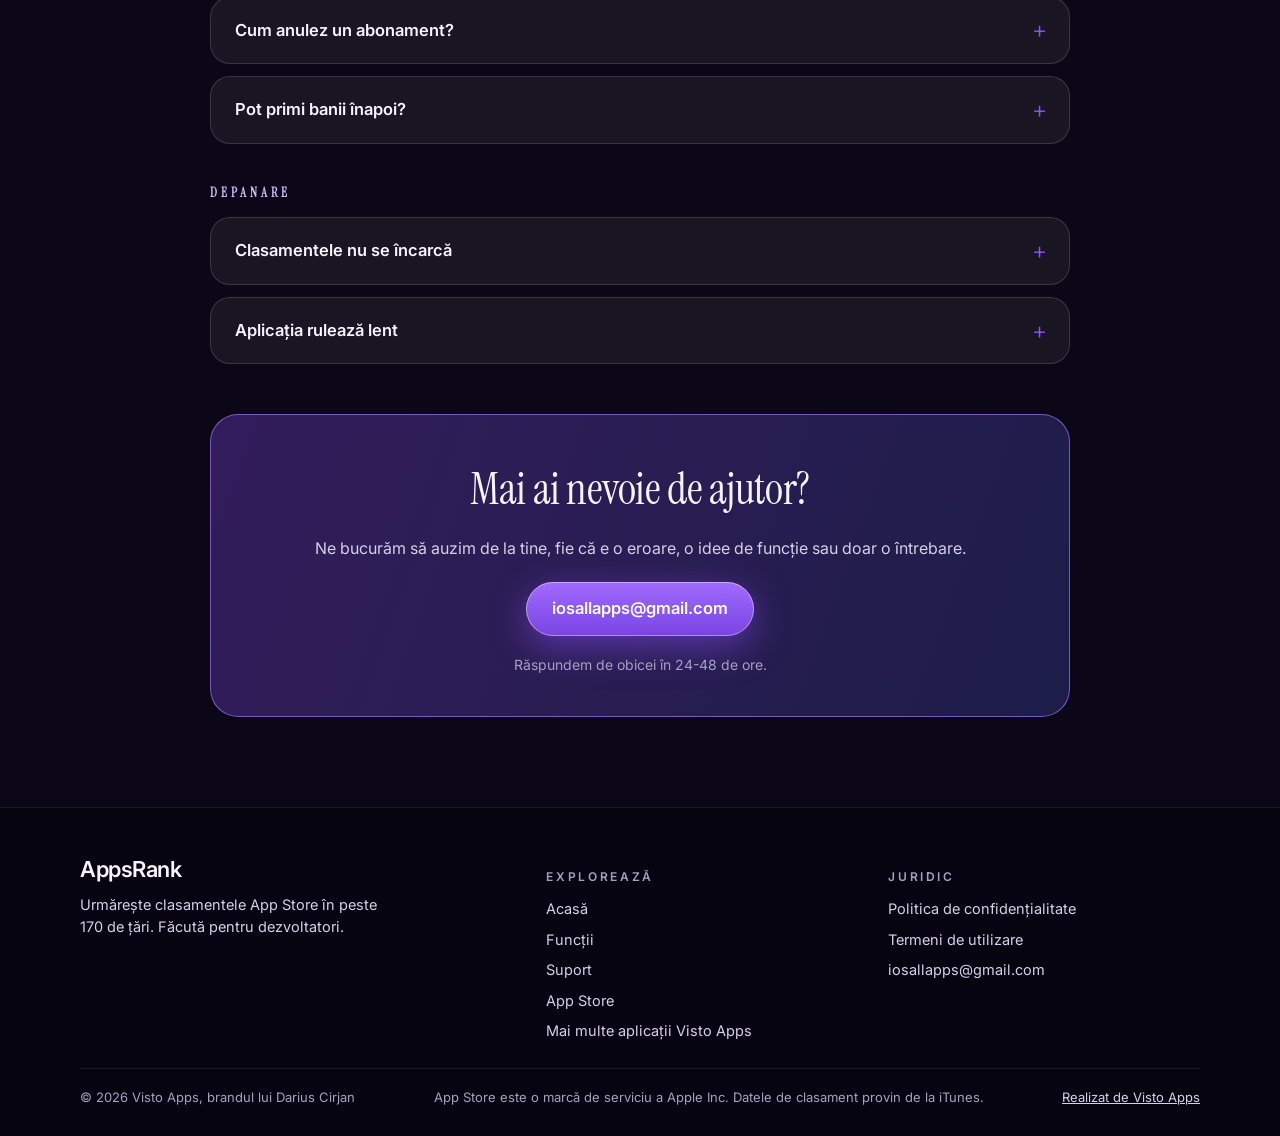
<file: ro/support.html>
<!DOCTYPE html>
<html lang="ro">
<head>
    <meta charset="UTF-8">
    <meta name="viewport" content="width=device-width, initial-scale=1.0">
    <meta name="apple-itunes-app" content="app-id=6762045370">
    <title>Suport AppsRank și întrebări frecvente</title>
    <meta name="description" content="Răspunsuri despre AppsRank: sursa datelor de clasament, urmărirea aplicațiilor, istoric, Compară, confidențialitate, reclame, abonamente și depanare.">
    <meta name="author" content="Visto Apps">
    <meta name="robots" content="index, follow">
    <meta name="theme-color" content="#301e5d" data-scrolled="#0b0716">
    <link rel="canonical" href="https://appsrankapp.com/ro/support">
    <link rel="alternate" hreflang="en" href="https://appsrankapp.com/support">
    <link rel="alternate" hreflang="ro" href="https://appsrankapp.com/ro/support">
    <link rel="alternate" hreflang="x-default" href="https://appsrankapp.com/support">
    <meta property="og:title" content="Suport AppsRank și întrebări frecvente">
    <meta property="og:description" content="Răspunsuri despre AppsRank: sursa datelor de clasament, urmărirea aplicațiilor, istoric, Compară, confidențialitate, reclame, abonamente și depanare.">
    <meta property="og:type" content="website">
    <meta property="og:url" content="https://appsrankapp.com/ro/support">
    <meta property="og:site_name" content="AppsRank">
    <meta property="og:locale" content="ro_RO">
    <meta property="og:locale:alternate" content="en_US">
    <meta property="og:image" content="https://appsrankapp.com/og-image.jpg">
    <meta property="og:image:width" content="1200">
    <meta property="og:image:height" content="630">
    <meta property="og:image:alt" content="AppsRank app icon and the App Store charts screen on an iPhone">
    <meta name="twitter:card" content="summary_large_image">
    <meta name="twitter:title" content="Suport AppsRank și întrebări frecvente">
    <meta name="twitter:description" content="Răspunsuri despre AppsRank: sursa datelor de clasament, urmărirea aplicațiilor, istoric, Compară, confidențialitate, reclame, abonamente și depanare.">
    <meta name="twitter:image" content="https://appsrankapp.com/og-image.jpg">
    <link rel="icon" type="image/webp" href="/img/icon.webp">
    <link rel="apple-touch-icon" href="/img/icon.webp">
    <link rel="preload" href="/assets/fonts/inter.woff2" as="font" type="font/woff2" crossorigin>
    <link rel="preload" href="/assets/fonts/instrument-serif.woff2" as="font" type="font/woff2" crossorigin>
    <link rel="stylesheet" href="/styles.css?v=20261116s">
    <script type="application/ld+json">{"@context":"https://schema.org","@type":"FAQPage","inLanguage":"ro","mainEntity":[{"@type":"Question","name":"Ce este AppsRank?","acceptedAnswer":{"@type":"Answer","text":"AppsRank este un instrument pentru dezvoltatori care te lasă să urmărești clasamentele App Store în peste 170 de țări și peste 25 de categorii, în timp real. Îți poți monitoriza propriile aplicații, le poți compara cu concurenții și poți descoperi aplicații în trend din toată lumea."}},{"@type":"Question","name":"Am nevoie de cont?","acceptedAnswer":{"@type":"Answer","text":"Nu. AppsRank funcționează fără cont sau autentificare. Descarci aplicația și răsfoiești imediat clasamentele."}},{"@type":"Question","name":"Pe ce dispozitive rulează?","acceptedAnswer":{"@type":"Answer","text":"AppsRank este făcută pentru iPhone și iPad (iOS 17 sau mai nou). Datele tale rămân pe dispozitiv."}},{"@type":"Question","name":"De unde vin datele de clasament?","acceptedAnswer":{"@type":"Answer","text":"Toate datele de clasament provin din fluxurile publice iTunes RSS și din iTunes Search API ale Apple. Datele sunt preluate direct de pe dispozitivul tău de la serverele Apple, nu avem backend sau servere proprii."}},{"@type":"Question","name":"Cât de des se actualizează clasamentele?","acceptedAnswer":{"@type":"Answer","text":"Clasamentele sunt preluate de la Apple de fiecare dată când le încarci. Datele sunt păstrate 1 oră în cache, pentru a reduce numărul de cereri. Trage în jos pentru reîmprospătare oricând."}},{"@type":"Question","name":"De ce aplicația mea apare cu „100+”?","acceptedAnswer":{"@type":"Answer","text":"Fluxul iTunes RSS al Apple returnează doar primele 100 de aplicații dintr-un clasament. Dacă aplicația ta este sub poziția 100, apare ca „100+”. Este o limită a sursei publice de date."}},{"@type":"Question","name":"Funcționează aplicația offline?","acceptedAnswer":{"@type":"Answer","text":"Clasamentele încărcate anterior sunt păstrate în cache și pot fi văzute offline. Istoricul urmăririi este mereu disponibil, fiindcă este stocat local. Pentru date noi este nevoie de internet."}},{"@type":"Question","name":"Cum funcționează urmărirea unei aplicații?","acceptedAnswer":{"@type":"Answer","text":"Atinge butonul + din fila Aplicații, caută orice aplicație și adaug-o. AppsRank îi înregistrează poziția de fiecare dată când deschizi aplicația. Cu timpul se construiește un grafic al istoricului, care arată cum se schimbă clasamentele."}},{"@type":"Question","name":"Cât de mult înapoi merge istoricul?","acceptedAnswer":{"@type":"Answer","text":"Istoricul se înregistrează din momentul în care începi să urmărești o aplicație. Datele se păstrează până la 30 de zile. Cu cât deschizi aplicația mai des, cu atât strângi mai multe puncte de date."}},{"@type":"Question","name":"Pot compara aplicația mea cu concurenții?","acceptedAnswer":{"@type":"Answer","text":"Da. Din pagina de detalii a oricărei aplicații urmărite, atinge meniul (⋯) și alege Compară. Poți căuta și adăuga până la 3 concurenți, apoi vezi comparații de clasament în timp real în orice țară."}},{"@type":"Question","name":"Datele mele sunt private?","acceptedAnswer":{"@type":"Answer","text":"Aplicațiile urmărite, istoricul de clasament și preferințele sunt stocate doar pe dispozitivul tău. AppsRank nu are conturi și nu trimite niciodată numele aplicațiilor urmărite. Versiunea gratuită folosește Google AdMob pentru reclame și Google Firebase pentru statistici și rapoarte de erori, în funcție de alegerile din formularul de consimțământ și din întrebarea iOS despre urmărire. Vezi Politica de confidențialitate."}},{"@type":"Question","name":"Folosiți statistici sau urmărire?","acceptedAnswer":{"@type":"Answer","text":"AppsRank folosește Google Analytics for Firebase pentru a vedea ce funcții sunt folosite, Firebase Crashlytics și Performance Monitoring pentru a repara erorile și lentoarea și Google AdMob pentru reclame în versiunea gratuită. Acolo unde legea cere consimțământ, statisticile și reclamele așteaptă răspunsul tău în formularul Google, iar identificatorul de publicitate este folosit doar dacă permiți urmărirea când te întreabă iOS. Poți schimba aceste alegeri în Setări, Confidențialitatea reclamelor, și în Setări iOS, Confidențialitate și securitate, Urmărire. Detalii în Politica de confidențialitate."}},{"@type":"Question","name":"Este AppsRank gratuită?","acceptedAnswer":{"@type":"Answer","text":"AppsRank se descarcă gratuit. Versiunea gratuită îți permite să răsfoiești toate clasamentele, să urmărești o aplicație într-o țară, cu 7 zile de istoric, și afișează reclame. Abonamentele săptămânale și lunare (cu probă gratuită unde este oferită) sau o achiziție unică pe viață deblochează toate țările, istoricul complet, mai multe aplicații urmărite, Compararea și Alertele de clasament, fără reclame."}},{"@type":"Question","name":"Cum anulez un abonament?","acceptedAnswer":{"@type":"Answer","text":"Deschide Setări pe iPhone → atinge numele tău din partea de sus → Abonamente → AppsRank → Anulează abonamentul. Toate abonamentele sunt gestionate integral de Apple."}},{"@type":"Question","name":"Pot primi banii înapoi?","acceptedAnswer":{"@type":"Answer","text":"Rambursările sunt gestionate de Apple. Intră pe reportaproblem.apple.com pentru a cere rambursarea oricărei achiziții din App Store."}},{"@type":"Question","name":"Clasamentele nu se încarcă","acceptedAnswer":{"@type":"Answer","text":"1. Verifică conexiunea la internet. 2. Trage în jos pentru reîmprospătare în fila Clasamente. 3. Încearcă o altă țară sau categorie. 4. Închide forțat aplicația și deschide-o din nou. 5. Dacă problema persistă, API-ul iTunes al Apple poate fi temporar indisponibil, încearcă mai târziu."}},{"@type":"Question","name":"Aplicația rulează lent","acceptedAnswer":{"@type":"Answer","text":"Mergi la Setări → Golește memoria cache a clasamentelor, pentru a elibera datele din cache. Dacă urmărești multe aplicații, reîmprospătarea poate dura puțin la deschiderea aplicației."}}]}</script>
    <script type="application/ld+json">{"@context":"https://schema.org","@type":"BreadcrumbList","itemListElement":[{"@type":"ListItem","position":1,"name":"Acasă","item":"https://appsrankapp.com/ro/"},{"@type":"ListItem","position":2,"name":"Suport","item":"https://appsrankapp.com/ro/support"}]}</script>
</head>
<body>
    <div class="animated-bg" aria-hidden="true"></div>
    <a href="#main" class="skip-link">Sari la conținutul principal</a>
    <header>
        <div class="container">
            <a href="/ro/" class="logo"><img src="/img/icon.webp" alt="" width="38" height="38">AppsRank</a>
            <button class="mobile-menu-btn" aria-label="Deschide meniul" aria-expanded="false">
                <svg width="24" height="24" viewBox="0 0 24 24" fill="none" stroke="currentColor" stroke-width="2" stroke-linecap="round" aria-hidden="true"><line x1="3" y1="6" x2="21" y2="6"/><line x1="3" y1="12" x2="21" y2="12"/><line x1="3" y1="18" x2="21" y2="18"/></svg>
            </button>
            <nav aria-label="Main"><ul class="nav-links"><li><a href="/ro/#features">Funcții</a></li><li><a href="/ro/privacy">Confidențialitate</a></li><li><a href="/ro/terms">Termeni</a></li><li><a href="/ro/support" aria-current="page">Suport</a></li><li><a class="lang-btn" href="/support" hreflang="en">EN</a></li></ul></nav>
        </div>
    </header>
    <main id="main" class="support-page">
    <div class="container">
        <h1>Suport și <em>întrebări frecvente</em></h1>
        <p class="section-intro">Găsește răspunsuri la întrebările frecvente despre AppsRank. Nu găsești ce cauți? Scrie-ne direct.</p>
        <h2 class="faq-title">Primii pași</h2><div class="faq-list"><details class="faq-item"><summary>Ce este AppsRank?</summary><p>AppsRank este un instrument pentru dezvoltatori care te lasă să urmărești clasamentele App Store în peste 170 de țări și peste 25 de categorii, în timp real. Îți poți monitoriza propriile aplicații, le poți compara cu concurenții și poți descoperi aplicații în trend din toată lumea.</p></details><details class="faq-item"><summary>Am nevoie de cont?</summary><p>Nu. AppsRank funcționează fără cont sau autentificare. Descarci aplicația și răsfoiești imediat clasamentele.</p></details><details class="faq-item"><summary>Pe ce dispozitive rulează?</summary><p>AppsRank este făcută pentru iPhone și iPad (iOS 17 sau mai nou). Datele tale rămân pe dispozitiv.</p></details></div><h2 class="faq-title">Clasamente și date</h2><div class="faq-list"><details class="faq-item"><summary>De unde vin datele de clasament?</summary><p>Toate datele de clasament provin din fluxurile publice iTunes RSS și din iTunes Search API ale Apple. Datele sunt preluate direct de pe dispozitivul tău de la serverele Apple, nu avem backend sau servere proprii.</p></details><details class="faq-item"><summary>Cât de des se actualizează clasamentele?</summary><p>Clasamentele sunt preluate de la Apple de fiecare dată când le încarci. Datele sunt păstrate 1 oră în cache, pentru a reduce numărul de cereri. Trage în jos pentru reîmprospătare oricând.</p></details><details class="faq-item"><summary>De ce aplicația mea apare cu „100+”?</summary><p>Fluxul iTunes RSS al Apple returnează doar primele 100 de aplicații dintr-un clasament. Dacă aplicația ta este sub poziția 100, apare ca „100+”. Este o limită a sursei publice de date.</p></details><details class="faq-item"><summary>Funcționează aplicația offline?</summary><p>Clasamentele încărcate anterior sunt păstrate în cache și pot fi văzute offline. Istoricul urmăririi este mereu disponibil, fiindcă este stocat local. Pentru date noi este nevoie de internet.</p></details></div><h2 class="faq-title">Urmărire și istoric</h2><div class="faq-list"><details class="faq-item"><summary>Cum funcționează urmărirea unei aplicații?</summary><p>Atinge butonul + din fila Aplicații, caută orice aplicație și adaug-o. AppsRank îi înregistrează poziția de fiecare dată când deschizi aplicația. Cu timpul se construiește un grafic al istoricului, care arată cum se schimbă clasamentele.</p></details><details class="faq-item"><summary>Cât de mult înapoi merge istoricul?</summary><p>Istoricul se înregistrează din momentul în care începi să urmărești o aplicație. Datele se păstrează până la 30 de zile. Cu cât deschizi aplicația mai des, cu atât strângi mai multe puncte de date.</p></details><details class="faq-item"><summary>Pot compara aplicația mea cu concurenții?</summary><p>Da. Din pagina de detalii a oricărei aplicații urmărite, atinge meniul (⋯) și alege Compară. Poți căuta și adăuga până la 3 concurenți, apoi vezi comparații de clasament în timp real în orice țară.</p></details></div><h2 class="faq-title">Confidențialitate și securitate</h2><div class="faq-list"><details class="faq-item"><summary>Datele mele sunt private?</summary><p>Aplicațiile urmărite, istoricul de clasament și preferințele sunt stocate doar pe dispozitivul tău. AppsRank nu are conturi și nu trimite niciodată numele aplicațiilor urmărite. Versiunea gratuită folosește Google AdMob pentru reclame și Google Firebase pentru statistici și rapoarte de erori, în funcție de alegerile din formularul de consimțământ și din întrebarea iOS despre urmărire. Vezi <a href="/ro/privacy">Politica de confidențialitate</a>.</p></details><details class="faq-item"><summary>Folosiți statistici sau urmărire?</summary><p>AppsRank folosește Google Analytics for Firebase pentru a vedea ce funcții sunt folosite, Firebase Crashlytics și Performance Monitoring pentru a repara erorile și lentoarea și Google AdMob pentru reclame în versiunea gratuită. Acolo unde legea cere consimțământ, statisticile și reclamele așteaptă răspunsul tău în formularul Google, iar identificatorul de publicitate este folosit doar dacă permiți urmărirea când te întreabă iOS. Poți schimba aceste alegeri în Setări, Confidențialitatea reclamelor, și în Setări iOS, Confidențialitate și securitate, Urmărire. Detalii în <a href="/ro/privacy">Politica de confidențialitate</a>.</p></details></div><h2 class="faq-title">Facturare și abonamente</h2><div class="faq-list"><details class="faq-item"><summary>Este AppsRank gratuită?</summary><p>AppsRank se descarcă gratuit. Versiunea gratuită îți permite să răsfoiești toate clasamentele, să urmărești o aplicație într-o țară, cu 7 zile de istoric, și afișează reclame. Abonamentele săptămânale și lunare (cu probă gratuită unde este oferită) sau o achiziție unică pe viață deblochează toate țările, istoricul complet, mai multe aplicații urmărite, Compararea și Alertele de clasament, fără reclame.</p></details><details class="faq-item"><summary>Cum anulez un abonament?</summary><p>Deschide <strong>Setări</strong> pe iPhone → atinge numele tău din partea de sus → <strong>Abonamente</strong> → <strong>AppsRank</strong> → <strong>Anulează abonamentul</strong>. Toate abonamentele sunt gestionate integral de Apple.</p></details><details class="faq-item"><summary>Pot primi banii înapoi?</summary><p>Rambursările sunt gestionate de Apple. Intră pe <a href="https://reportaproblem.apple.com">reportaproblem.apple.com</a> pentru a cere rambursarea oricărei achiziții din App Store.</p></details></div><h2 class="faq-title">Depanare</h2><div class="faq-list"><details class="faq-item"><summary>Clasamentele nu se încarcă</summary><p>1. Verifică conexiunea la internet.<br>2. Trage în jos pentru reîmprospătare în fila Clasamente.<br>3. Încearcă o altă țară sau categorie.<br>4. Închide forțat aplicația și deschide-o din nou.<br>5. Dacă problema persistă, API-ul iTunes al Apple poate fi temporar indisponibil, încearcă mai târziu.</p></details><details class="faq-item"><summary>Aplicația rulează lent</summary><p>Mergi la Setări → Golește memoria cache a clasamentelor, pentru a elibera datele din cache. Dacă urmărești multe aplicații, reîmprospătarea poate dura puțin la deschiderea aplicației.</p></details></div>
        <div class="contact">
            <h2>Mai ai nevoie de ajutor?</h2>
            <p>Ne bucurăm să auzim de la tine, fie că e o eroare, o idee de funcție sau doar o întrebare.</p>
            <a href="mailto:iosallapps@gmail.com" class="btn-glow">iosallapps@gmail.com</a>
            <p class="response">Răspundem de obicei în 24-48 de ore.</p>
        </div>
    </div>
    </main>
    <footer>
        <div class="container">
            <div class="footer-content">
                <div class="footer-section"><h3>AppsRank</h3><p>Urmărește clasamentele App Store în peste 170 de țări. Făcută pentru dezvoltatori.</p></div>
                <div class="footer-section"><h4>Explorează</h4><ul>
                    <li><a href="/ro/">Acasă</a></li>
                    <li><a href="/ro/#features">Funcții</a></li>
                    <li><a href="/ro/support">Suport</a></li>
                    <li><a href="https://apps.apple.com/app/id6762045370">App Store</a></li>
                    <li><a href="https://vistoapps.com/apps.html">Mai multe aplicații Visto Apps</a></li></ul></div>
                <div class="footer-section"><h4>Juridic</h4><ul>
                    <li><a href="/ro/privacy">Politica de confidențialitate</a></li>
                    <li><a href="/ro/terms">Termeni de utilizare</a></li>
                    <li><a href="mailto:iosallapps@gmail.com">iosallapps@gmail.com</a></li></ul></div>
            </div>
            <div class="footer-bottom"><span>&copy; 2026 Visto Apps, brandul lui Darius Cirjan</span><span>App Store este o marcă de serviciu a Apple Inc. Datele de clasament provin de la iTunes.</span><a href="https://vistoapps.com">Realizat de Visto Apps</a></div>
        </div>
    </footer>
    <script src="/site.js?v=20261116s" defer></script>
</body>
</html>
</file>
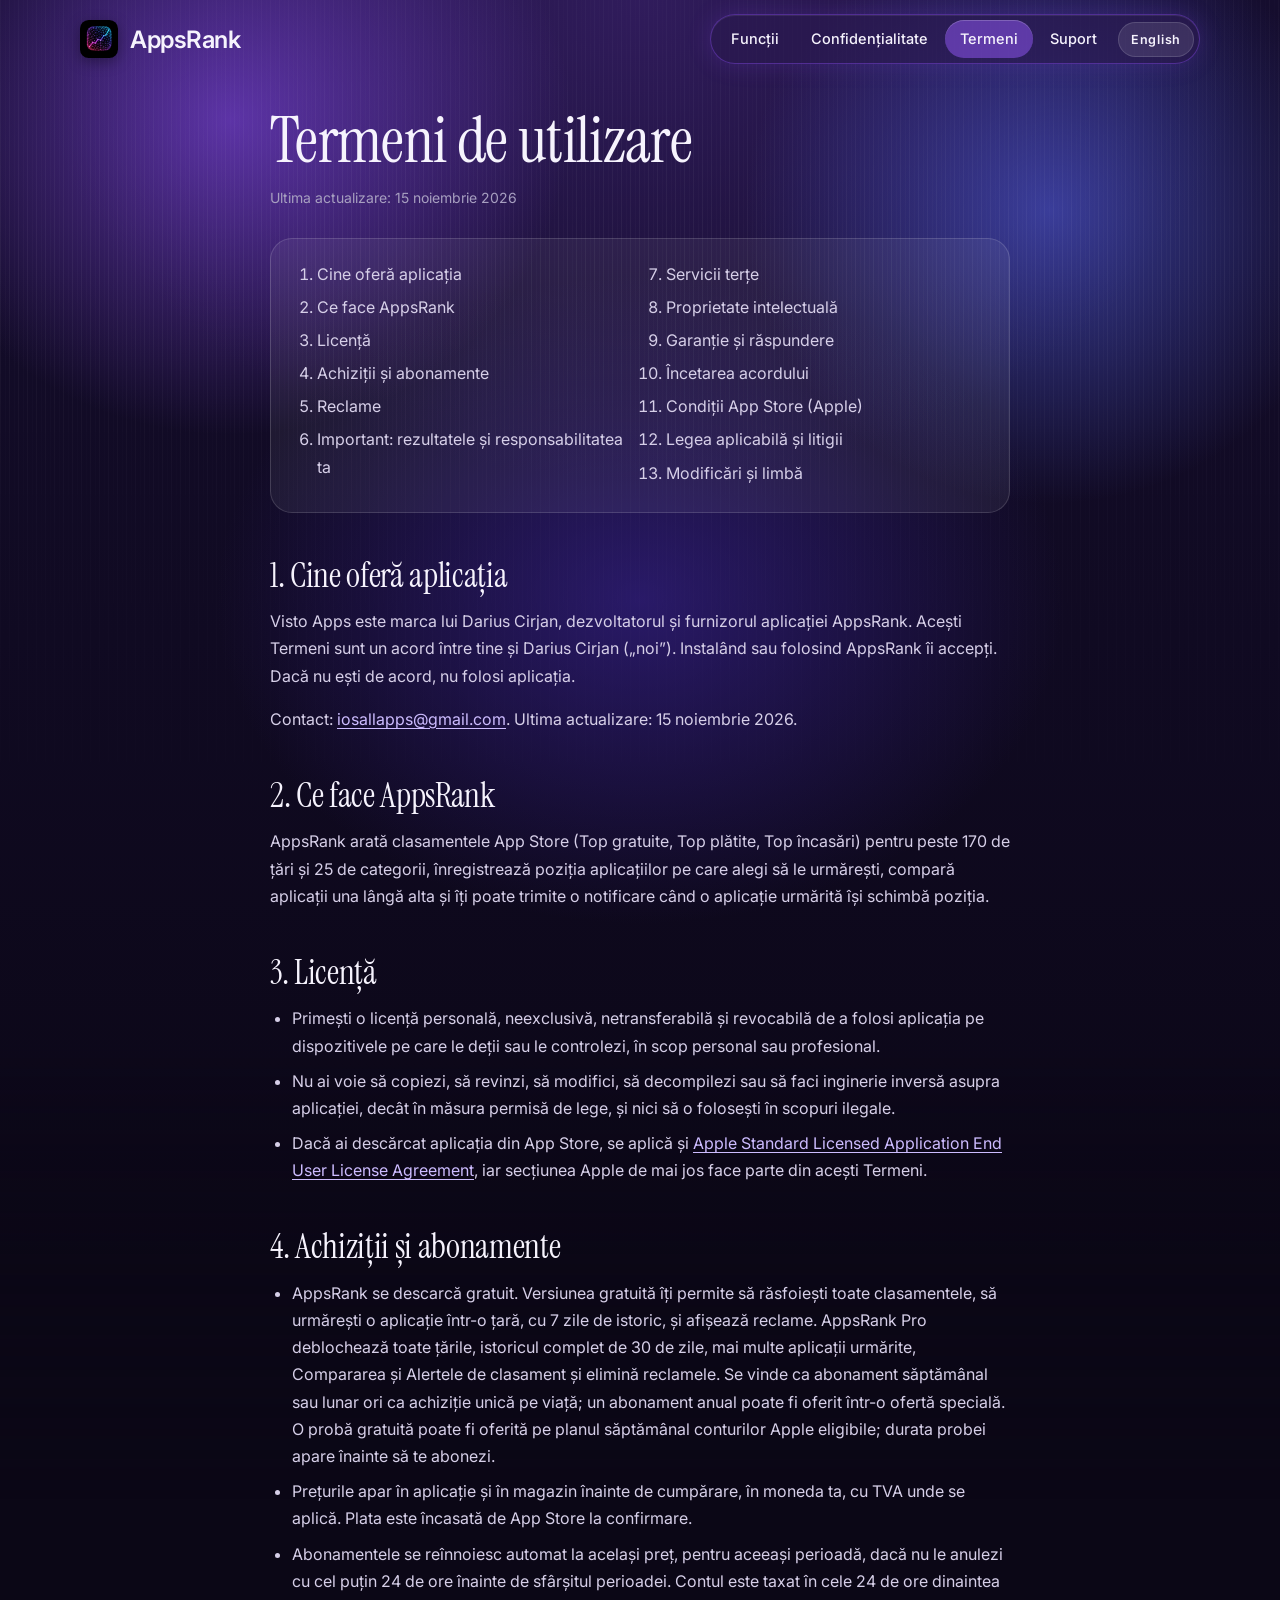
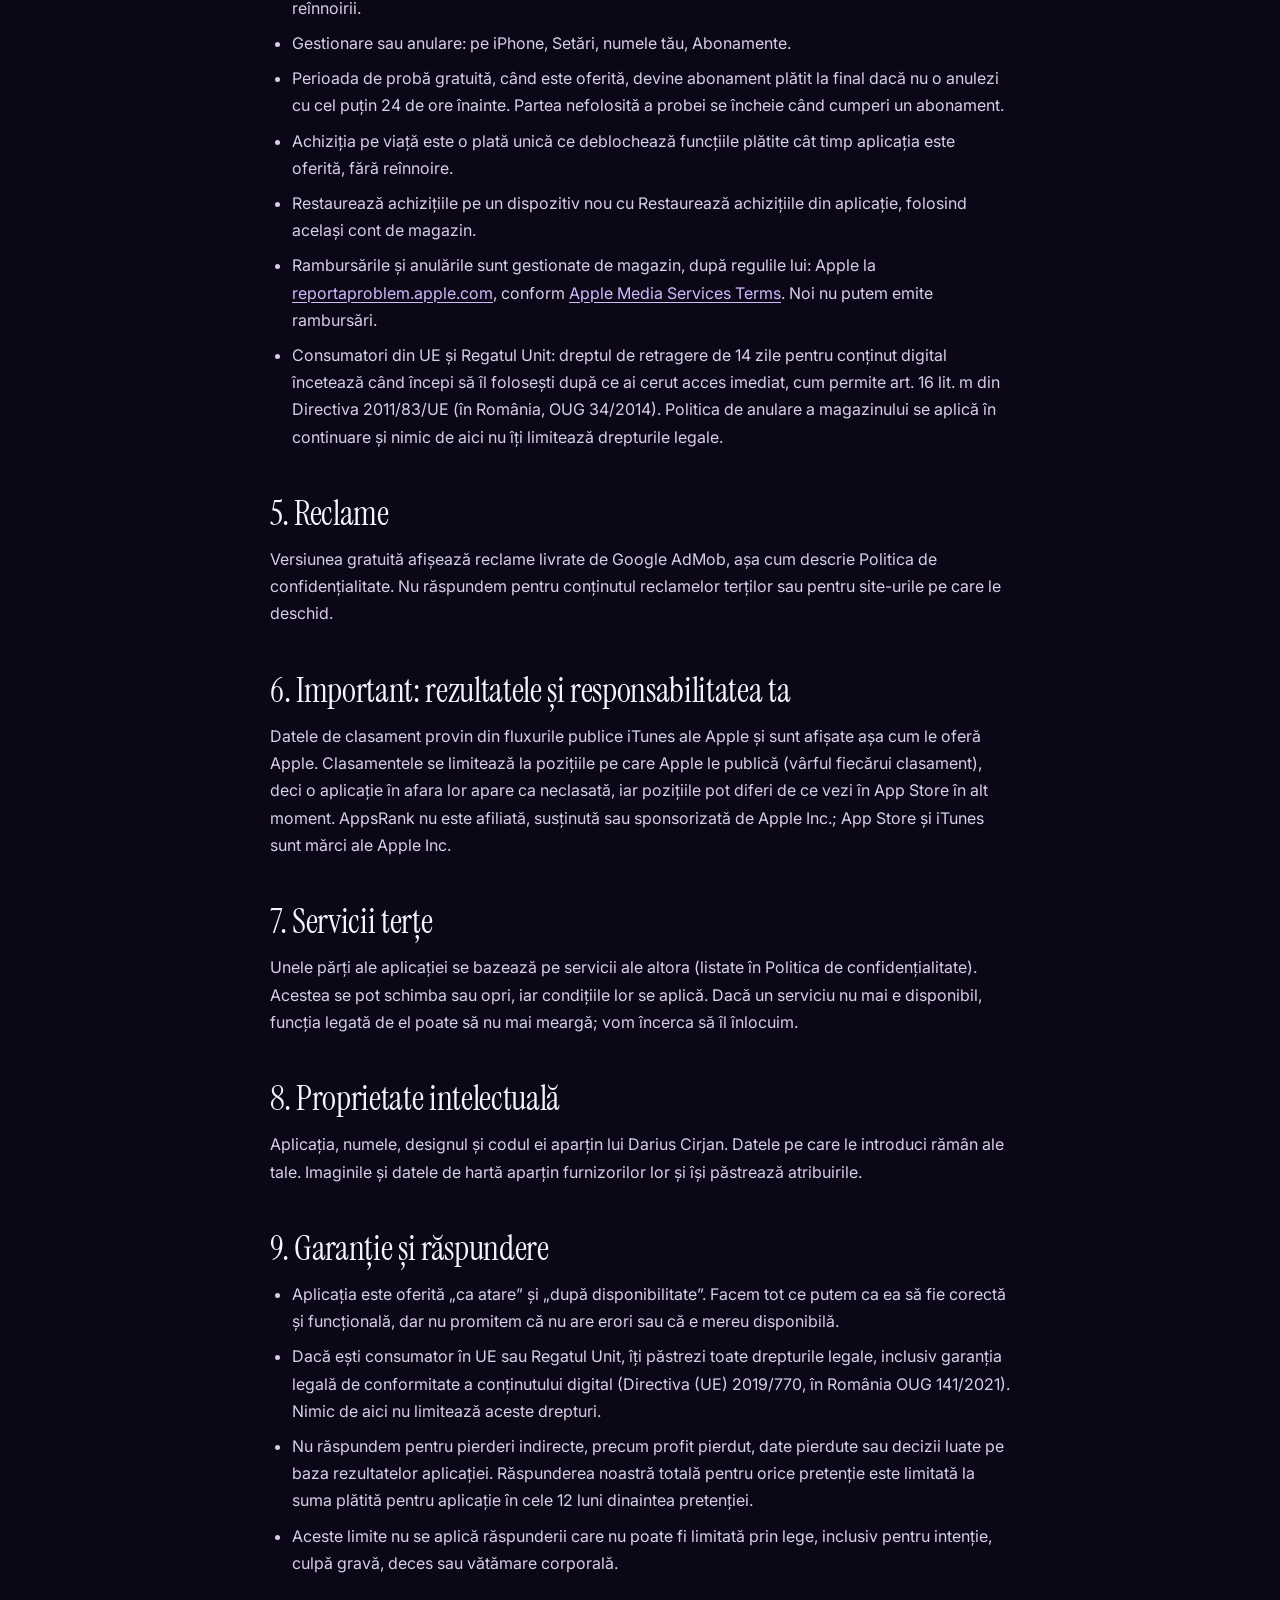
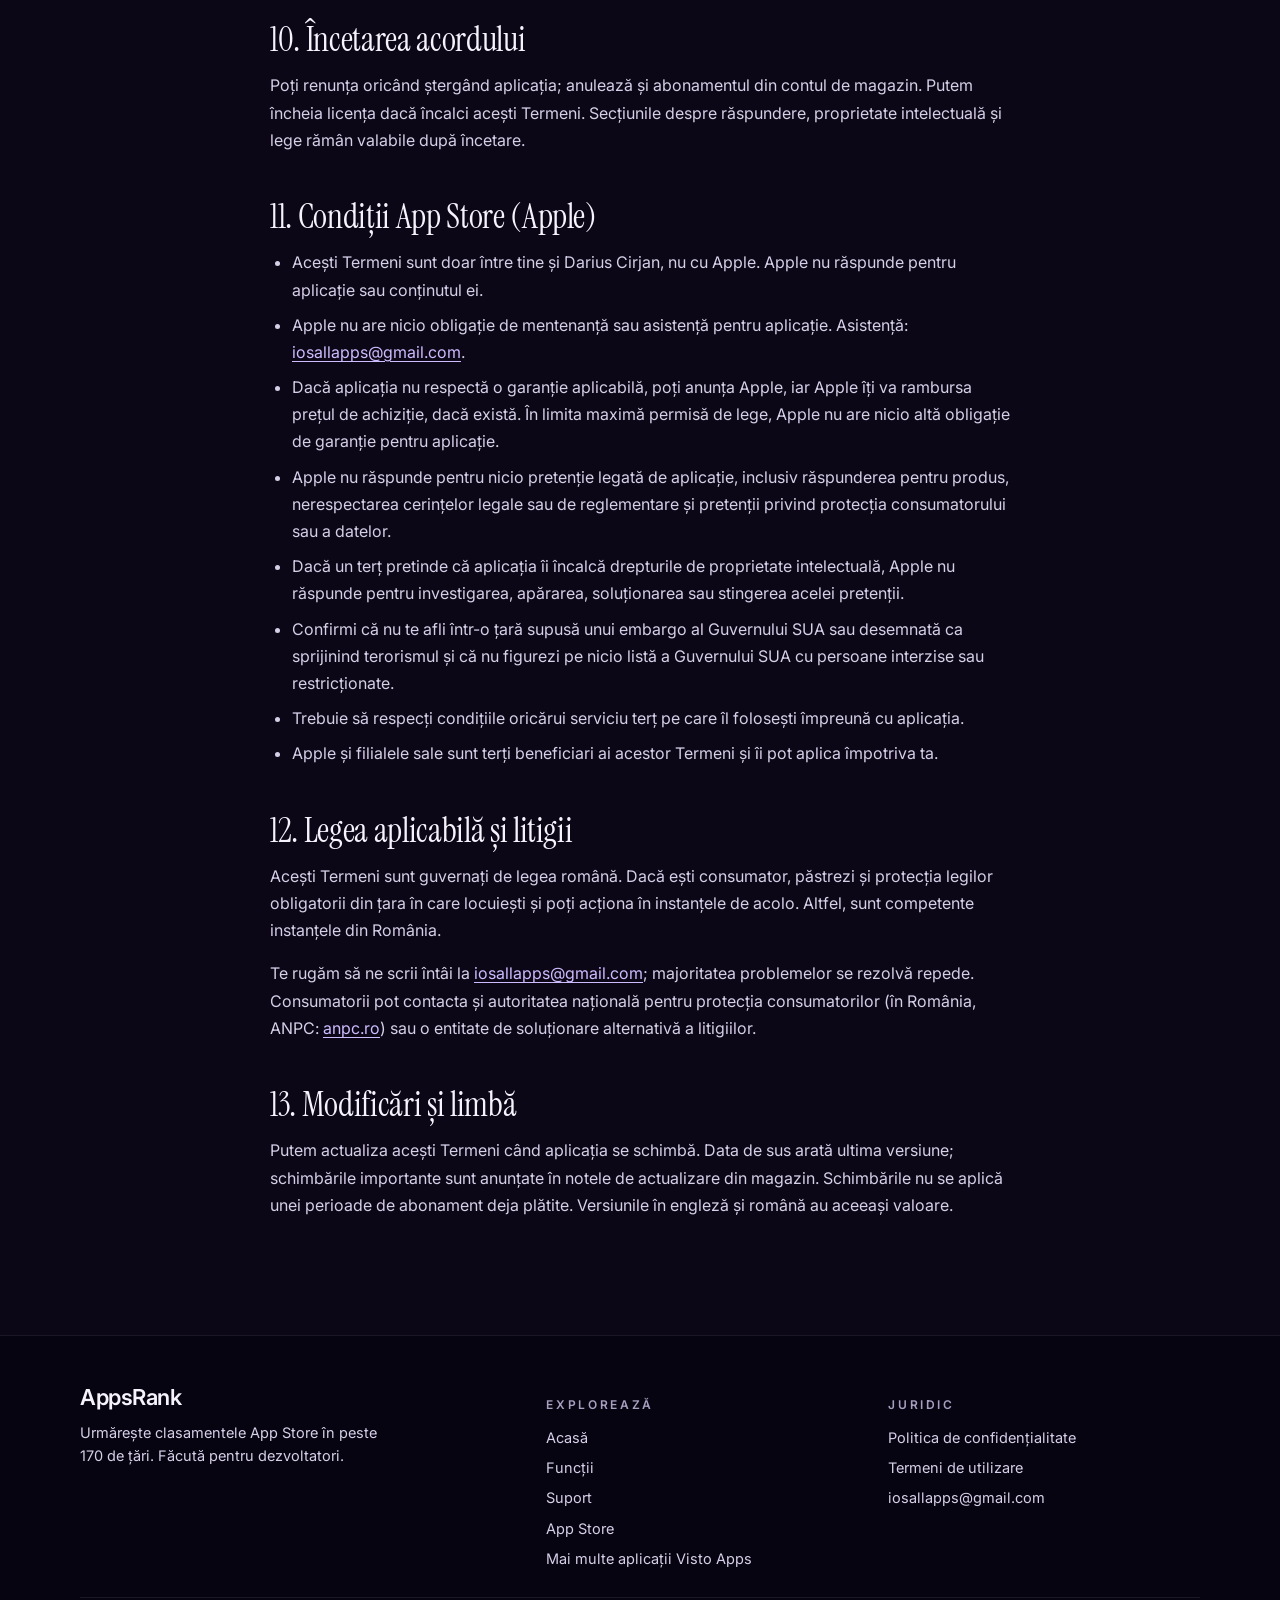
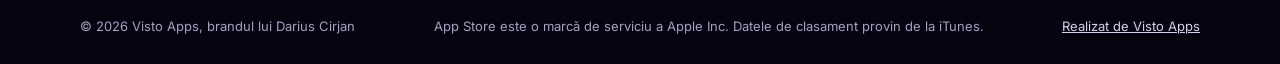
<file: ro/terms.html>
<!DOCTYPE html>
<html lang="ro">
<head>
    <meta charset="UTF-8">
    <meta name="viewport" content="width=device-width, initial-scale=1.0">
    <meta name="apple-itunes-app" content="app-id=6762045370">
    <title>Termeni de utilizare | AppsRank</title>
    <meta name="description" content="Termenii de utilizare AppsRank: licența, versiunea gratuită și abonamentele Pro, reclamele, datele de la Apple, garanția, răspunderea și legea aplicabilă.">
    <meta name="author" content="Visto Apps">
    <meta name="robots" content="index, follow">
    <meta name="theme-color" content="#301e5d" data-scrolled="#0b0716">
    <link rel="canonical" href="https://appsrankapp.com/ro/terms">
    <link rel="alternate" hreflang="en" href="https://appsrankapp.com/terms">
    <link rel="alternate" hreflang="ro" href="https://appsrankapp.com/ro/terms">
    <link rel="alternate" hreflang="x-default" href="https://appsrankapp.com/terms">
    <meta property="og:title" content="Termeni de utilizare | AppsRank">
    <meta property="og:description" content="Termenii de utilizare AppsRank: licența, versiunea gratuită și abonamentele Pro, reclamele, datele de la Apple, garanția, răspunderea și legea aplicabilă.">
    <meta property="og:type" content="website">
    <meta property="og:url" content="https://appsrankapp.com/ro/terms">
    <meta property="og:site_name" content="AppsRank">
    <meta property="og:locale" content="ro_RO">
    <meta property="og:locale:alternate" content="en_US">
    <meta property="og:image" content="https://appsrankapp.com/og-image.jpg">
    <meta property="og:image:width" content="1200">
    <meta property="og:image:height" content="630">
    <meta property="og:image:alt" content="AppsRank app icon and the App Store charts screen on an iPhone">
    <meta name="twitter:card" content="summary_large_image">
    <meta name="twitter:title" content="Termeni de utilizare | AppsRank">
    <meta name="twitter:description" content="Termenii de utilizare AppsRank: licența, versiunea gratuită și abonamentele Pro, reclamele, datele de la Apple, garanția, răspunderea și legea aplicabilă.">
    <meta name="twitter:image" content="https://appsrankapp.com/og-image.jpg">
    <link rel="icon" type="image/webp" href="/img/icon.webp">
    <link rel="apple-touch-icon" href="/img/icon.webp">
    <link rel="preload" href="/assets/fonts/inter.woff2" as="font" type="font/woff2" crossorigin>
    <link rel="preload" href="/assets/fonts/instrument-serif.woff2" as="font" type="font/woff2" crossorigin>
    <link rel="stylesheet" href="/styles.css?v=20261116s">
    <script type="application/ld+json">{"@context":"https://schema.org","@type":"BreadcrumbList","itemListElement":[{"@type":"ListItem","position":1,"name":"Acasă","item":"https://appsrankapp.com/ro/"},{"@type":"ListItem","position":2,"name":"Termeni de utilizare","item":"https://appsrankapp.com/ro/terms"}]}</script>
</head>
<body>
    <div class="animated-bg" aria-hidden="true"></div>
    <a href="#main" class="skip-link">Sari la conținutul principal</a>
    <header>
        <div class="container">
            <a href="/ro/" class="logo"><img src="/img/icon.webp" alt="" width="38" height="38">AppsRank</a>
            <button class="mobile-menu-btn" aria-label="Deschide meniul" aria-expanded="false">
                <svg width="24" height="24" viewBox="0 0 24 24" fill="none" stroke="currentColor" stroke-width="2" stroke-linecap="round" aria-hidden="true"><line x1="3" y1="6" x2="21" y2="6"/><line x1="3" y1="12" x2="21" y2="12"/><line x1="3" y1="18" x2="21" y2="18"/></svg>
            </button>
            <nav aria-label="Main"><ul class="nav-links"><li><a href="/ro/#features">Funcții</a></li><li><a href="/ro/privacy">Confidențialitate</a></li><li><a href="/ro/terms" aria-current="page">Termeni</a></li><li><a href="/ro/support">Suport</a></li><li><a class="lang-btn" href="/terms" hreflang="en">English</a></li></ul></nav>
        </div>
    </header>
    <main id="main">
    <article class="legal-page">
<!--legal:start-->
<h1>Termeni de utilizare</h1>
<p class="last-updated">Ultima actualizare: 15 noiembrie 2026</p>
<nav class="legal-toc" aria-label="Contents"><ol>
<li><a href="#provider">Cine oferă aplicația</a></li>
<li><a href="#service">Ce face AppsRank</a></li>
<li><a href="#license">Licență</a></li>
<li><a href="#purchases">Achiziții și abonamente</a></li>
<li><a href="#ads">Reclame</a></li>
<li><a href="#accuracy">Important: rezultatele și responsabilitatea ta</a></li>
<li><a href="#third">Servicii terțe</a></li>
<li><a href="#ip">Proprietate intelectuală</a></li>
<li><a href="#warranty">Garanție și răspundere</a></li>
<li><a href="#end">Încetarea acordului</a></li>
<li><a href="#apple">Condiții App Store (Apple)</a></li>
<li><a href="#law">Legea aplicabilă și litigii</a></li>
<li><a href="#changes">Modificări și limbă</a></li>
</ol></nav>
<section id="provider" class="legal-section"><h2>1. Cine oferă aplicația</h2><p>Visto Apps este marca lui Darius Cirjan, dezvoltatorul și furnizorul aplicației AppsRank. Acești Termeni sunt un acord între tine și Darius Cirjan („noi”). Instalând sau folosind AppsRank îi accepți. Dacă nu ești de acord, nu folosi aplicația.</p><p>Contact: <a href="mailto:iosallapps@gmail.com">iosallapps@gmail.com</a>. Ultima actualizare: 15 noiembrie 2026.</p></section>
<section id="service" class="legal-section"><h2>2. Ce face AppsRank</h2><p>AppsRank arată clasamentele App Store (Top gratuite, Top plătite, Top încasări) pentru peste 170 de țări și 25 de categorii, înregistrează poziția aplicațiilor pe care alegi să le urmărești, compară aplicații una lângă alta și îți poate trimite o notificare când o aplicație urmărită își schimbă poziția.</p></section>
<section id="license" class="legal-section"><h2>3. Licență</h2><ul><li>Primești o licență personală, neexclusivă, netransferabilă și revocabilă de a folosi aplicația pe dispozitivele pe care le deții sau le controlezi, în scop personal sau profesional.</li><li>Nu ai voie să copiezi, să revinzi, să modifici, să decompilezi sau să faci inginerie inversă asupra aplicației, decât în măsura permisă de lege, și nici să o folosești în scopuri ilegale.</li><li>Dacă ai descărcat aplicația din App Store, se aplică și <a href="https://www.apple.com/legal/internet-services/itunes/dev/stdeula/" rel="noopener">Apple Standard Licensed Application End User License Agreement</a>, iar secțiunea Apple de mai jos face parte din acești Termeni.</li></ul></section>
<section id="purchases" class="legal-section"><h2>4. Achiziții și abonamente</h2><ul><li>AppsRank se descarcă gratuit. Versiunea gratuită îți permite să răsfoiești toate clasamentele, să urmărești o aplicație într-o țară, cu 7 zile de istoric, și afișează reclame. AppsRank Pro deblochează toate țările, istoricul complet de 30 de zile, mai multe aplicații urmărite, Compararea și Alertele de clasament și elimină reclamele. Se vinde ca abonament săptămânal sau lunar ori ca achiziție unică pe viață; un abonament anual poate fi oferit într-o ofertă specială. O probă gratuită poate fi oferită pe planul săptămânal conturilor Apple eligibile; durata probei apare înainte să te abonezi.</li><li>Prețurile apar în aplicație și în magazin înainte de cumpărare, în moneda ta, cu TVA unde se aplică. Plata este încasată de App Store la confirmare.</li><li>Abonamentele se reînnoiesc automat la același preț, pentru aceeași perioadă, dacă nu le anulezi cu cel puțin 24 de ore înainte de sfârșitul perioadei. Contul este taxat în cele 24 de ore dinaintea reînnoirii.</li><li>Gestionare sau anulare: pe iPhone, Setări, numele tău, Abonamente.</li><li>Perioada de probă gratuită, când este oferită, devine abonament plătit la final dacă nu o anulezi cu cel puțin 24 de ore înainte. Partea nefolosită a probei se încheie când cumperi un abonament.</li><li>Achiziția pe viață este o plată unică ce deblochează funcțiile plătite cât timp aplicația este oferită, fără reînnoire.</li><li>Restaurează achizițiile pe un dispozitiv nou cu Restaurează achizițiile din aplicație, folosind același cont de magazin.</li><li>Rambursările și anulările sunt gestionate de magazin, după regulile lui: Apple la <a href="https://reportaproblem.apple.com" rel="noopener">reportaproblem.apple.com</a>, conform <a href="https://www.apple.com/legal/internet-services/itunes/" rel="noopener">Apple Media Services Terms</a>. Noi nu putem emite rambursări.</li><li>Consumatori din UE și Regatul Unit: dreptul de retragere de 14 zile pentru conținut digital încetează când începi să îl folosești după ce ai cerut acces imediat, cum permite art. 16 lit. m din Directiva 2011/83/UE (în România, OUG 34/2014). Politica de anulare a magazinului se aplică în continuare și nimic de aici nu îți limitează drepturile legale.</li></ul></section>
<section id="ads" class="legal-section"><h2>5. Reclame</h2><p>Versiunea gratuită afișează reclame livrate de Google AdMob, așa cum descrie Politica de confidențialitate. Nu răspundem pentru conținutul reclamelor terților sau pentru site-urile pe care le deschid.</p></section>
<section id="accuracy" class="legal-section"><h2>6. Important: rezultatele și responsabilitatea ta</h2><p>Datele de clasament provin din fluxurile publice iTunes ale Apple și sunt afișate așa cum le oferă Apple. Clasamentele se limitează la pozițiile pe care Apple le publică (vârful fiecărui clasament), deci o aplicație în afara lor apare ca neclasată, iar pozițiile pot diferi de ce vezi în App Store în alt moment. AppsRank nu este afiliată, susținută sau sponsorizată de Apple Inc.; App Store și iTunes sunt mărci ale Apple Inc.</p></section>
<section id="third" class="legal-section"><h2>7. Servicii terțe</h2><p>Unele părți ale aplicației se bazează pe servicii ale altora (listate în Politica de confidențialitate). Acestea se pot schimba sau opri, iar condițiile lor se aplică. Dacă un serviciu nu mai e disponibil, funcția legată de el poate să nu mai meargă; vom încerca să îl înlocuim.</p></section>
<section id="ip" class="legal-section"><h2>8. Proprietate intelectuală</h2><p>Aplicația, numele, designul și codul ei aparțin lui Darius Cirjan. Datele pe care le introduci rămân ale tale. Imaginile și datele de hartă aparțin furnizorilor lor și își păstrează atribuirile.</p></section>
<section id="warranty" class="legal-section"><h2>9. Garanție și răspundere</h2><ul><li>Aplicația este oferită „ca atare” și „după disponibilitate”. Facem tot ce putem ca ea să fie corectă și funcțională, dar nu promitem că nu are erori sau că e mereu disponibilă.</li><li>Dacă ești consumator în UE sau Regatul Unit, îți păstrezi toate drepturile legale, inclusiv garanția legală de conformitate a conținutului digital (Directiva (UE) 2019/770, în România OUG 141/2021). Nimic de aici nu limitează aceste drepturi.</li><li>Nu răspundem pentru pierderi indirecte, precum profit pierdut, date pierdute sau decizii luate pe baza rezultatelor aplicației. Răspunderea noastră totală pentru orice pretenție este limitată la suma plătită pentru aplicație în cele 12 luni dinaintea pretenției.</li><li>Aceste limite nu se aplică răspunderii care nu poate fi limitată prin lege, inclusiv pentru intenție, culpă gravă, deces sau vătămare corporală.</li></ul></section>
<section id="end" class="legal-section"><h2>10. Încetarea acordului</h2><p>Poți renunța oricând ștergând aplicația; anulează și abonamentul din contul de magazin. Putem încheia licența dacă încalci acești Termeni. Secțiunile despre răspundere, proprietate intelectuală și lege rămân valabile după încetare.</p></section>
<section id="apple" class="legal-section"><h2>11. Condiții App Store (Apple)</h2><ul><li>Acești Termeni sunt doar între tine și Darius Cirjan, nu cu Apple. Apple nu răspunde pentru aplicație sau conținutul ei.</li><li>Apple nu are nicio obligație de mentenanță sau asistență pentru aplicație. Asistență: <a href="mailto:iosallapps@gmail.com">iosallapps@gmail.com</a>.</li><li>Dacă aplicația nu respectă o garanție aplicabilă, poți anunța Apple, iar Apple îți va rambursa prețul de achiziție, dacă există. În limita maximă permisă de lege, Apple nu are nicio altă obligație de garanție pentru aplicație.</li><li>Apple nu răspunde pentru nicio pretenție legată de aplicație, inclusiv răspunderea pentru produs, nerespectarea cerințelor legale sau de reglementare și pretenții privind protecția consumatorului sau a datelor.</li><li>Dacă un terț pretinde că aplicația îi încalcă drepturile de proprietate intelectuală, Apple nu răspunde pentru investigarea, apărarea, soluționarea sau stingerea acelei pretenții.</li><li>Confirmi că nu te afli într-o țară supusă unui embargo al Guvernului SUA sau desemnată ca sprijinind terorismul și că nu figurezi pe nicio listă a Guvernului SUA cu persoane interzise sau restricționate.</li><li>Trebuie să respecți condițiile oricărui serviciu terț pe care îl folosești împreună cu aplicația.</li><li>Apple și filialele sale sunt terți beneficiari ai acestor Termeni și îi pot aplica împotriva ta.</li></ul></section>
<section id="law" class="legal-section"><h2>12. Legea aplicabilă și litigii</h2><p>Acești Termeni sunt guvernați de legea română. Dacă ești consumator, păstrezi și protecția legilor obligatorii din țara în care locuiești și poți acționa în instanțele de acolo. Altfel, sunt competente instanțele din România.</p><p>Te rugăm să ne scrii întâi la <a href="mailto:iosallapps@gmail.com">iosallapps@gmail.com</a>; majoritatea problemelor se rezolvă repede. Consumatorii pot contacta și autoritatea națională pentru protecția consumatorilor (în România, ANPC: <a href="https://anpc.ro" rel="noopener">anpc.ro</a>) sau o entitate de soluționare alternativă a litigiilor.</p></section>
<section id="changes" class="legal-section"><h2>13. Modificări și limbă</h2><p>Putem actualiza acești Termeni când aplicația se schimbă. Data de sus arată ultima versiune; schimbările importante sunt anunțate în notele de actualizare din magazin. Schimbările nu se aplică unei perioade de abonament deja plătite. Versiunile în engleză și română au aceeași valoare.</p></section>
<!--legal:end-->

    </article>
    </main>
    <footer>
        <div class="container">
            <div class="footer-content">
                <div class="footer-section"><h3>AppsRank</h3><p>Urmărește clasamentele App Store în peste 170 de țări. Făcută pentru dezvoltatori.</p></div>
                <div class="footer-section"><h4>Explorează</h4><ul>
                    <li><a href="/ro/">Acasă</a></li>
                    <li><a href="/ro/#features">Funcții</a></li>
                    <li><a href="/ro/support">Suport</a></li>
                    <li><a href="https://apps.apple.com/app/id6762045370">App Store</a></li>
                    <li><a href="https://vistoapps.com/apps.html">Mai multe aplicații Visto Apps</a></li></ul></div>
                <div class="footer-section"><h4>Juridic</h4><ul>
                    <li><a href="/ro/privacy">Politica de confidențialitate</a></li>
                    <li><a href="/ro/terms">Termeni de utilizare</a></li>
                    <li><a href="mailto:iosallapps@gmail.com">iosallapps@gmail.com</a></li></ul></div>
            </div>
            <div class="footer-bottom"><span>&copy; 2026 Visto Apps, brandul lui Darius Cirjan</span><span>App Store este o marcă de serviciu a Apple Inc. Datele de clasament provin de la iTunes.</span><a href="https://vistoapps.com">Realizat de Visto Apps</a></div>
        </div>
    </footer>
    <script src="/site.js?v=20261116s" defer></script>
</body>
</html>
</file>
<file: styles.css>
/* AppsRank. Visto Apps style: dark aurora in the app's colors, glass surfaces,
   Instrument Serif headlines, Inter text. Shared kit: ~/Developer/visto-apps. */

@font-face { font-family: "Instrument Serif"; src: url("/assets/fonts/instrument-serif.woff2") format("woff2"); font-weight: 400; font-style: normal; font-display: swap; }
@font-face { font-family: "Instrument Serif"; src: url("/assets/fonts/instrument-serif-italic.woff2") format("woff2"); font-weight: 400; font-style: italic; font-display: swap; }
@font-face { font-family: "Instrument Serif Fallback"; src: local("Times New Roman"), local("TimesNewRomanPSMT"), local("Times"), local("Liberation Serif"), local("Tinos"); font-style: normal; size-adjust: 83.4%; }
@font-face { font-family: "Instrument Serif Fallback"; src: local("Times New Roman Italic"), local("TimesNewRomanPS-ItalicMT"), local("Times-Italic"), local("Liberation Serif Italic"), local("Tinos Italic"); font-style: italic; size-adjust: 88.1%; }
@font-face { font-family: "Inter"; src: url("/assets/fonts/inter.woff2") format("woff2"); font-weight: 100 900; font-style: normal; font-display: swap; }

:root {
  color-scheme: dark;
  /* app palette: the only block that changes between app sites */
  --c1: #9150ff;          /* primary, AppsRank violet */
  --c2: #3a2496;          /* secondary, deep indigo */
  --c3: #5b6bff;          /* depth, periwinkle */
  --accent-a: #d3b8ff;    /* italic headline gradient */
  --accent-b: #9fb0ff;
  --on-c1: #ffffff;       /* text on the primary button */
  --link: #cdbcff;        /* links and labels, light enough on the dark ground */
  /* shared */
  --bg: #0b0716;
  --bg-2: #150d2e;
  --text: #f6f3fd;
  --text-2: #d6cfe8;
  --text-3: #a79fc0;
  --glass: rgba(255, 255, 255, 0.06);
  --glass-line: rgba(255, 255, 255, 0.14);
  --glass-line-2: rgba(255, 255, 255, 0.26);
  --serif: "Instrument Serif", "Instrument Serif Fallback", Georgia, serif;
  --sans: "Inter", -apple-system, BlinkMacSystemFont, "Segoe UI", Roboto, sans-serif;
  --radius: 28px;
  --max: 1120px;
  --gutter: 40px;
  --ease: cubic-bezier(.2, .7, .2, 1);
}

*, *::before, *::after { box-sizing: border-box; }
html { -webkit-text-size-adjust: 100%; text-size-adjust: 100%; overflow-x: clip; scroll-behavior: smooth; }
body {
  margin: 0; min-height: 100vh; position: relative;
  background: var(--bg); color: var(--text);
  font-family: var(--sans); font-size: 16px; line-height: 1.55;
  -webkit-font-smoothing: antialiased; overflow-x: clip;
}
img { display: block; max-width: 100%; height: auto; }
a { color: inherit; }
h1, h2, h3, p, figure { margin: 0; }
:focus-visible { outline: 2px solid var(--link); outline-offset: 3px; border-radius: 10px; }
summary:focus-visible { outline-offset: -2px; }
.skip-link { position: absolute; left: 16px; top: -60px; z-index: 100; padding: 10px 16px; border-radius: 12px; background: var(--c1); color: var(--on-c1); font-weight: 600; text-decoration: none; }
.skip-link:focus { top: 12px; }

/* ---------- aurora background ---------- */
.animated-bg {
  position: absolute; left: 0; right: 0; top: 0; height: 1500px; z-index: -1; pointer-events: none; overflow: hidden;
  background:
    radial-gradient(38% 30% at 18% 8%, color-mix(in srgb, var(--c1) 55%, transparent), transparent 70%),
    radial-gradient(34% 28% at 82% 14%, color-mix(in srgb, var(--c3) 50%, transparent), transparent 70%),
    radial-gradient(46% 30% at 50% 40%, color-mix(in srgb, var(--c2) 60%, transparent), transparent 72%),
    radial-gradient(60% 40% at 50% 0%, color-mix(in srgb, var(--c1) 22%, var(--bg-2)), transparent 80%),
    linear-gradient(180deg, var(--bg-2), var(--bg) 85%);
  -webkit-mask-image: linear-gradient(180deg, #000 70%, transparent);
          mask-image: linear-gradient(180deg, #000 70%, transparent);
}
.animated-bg::after {
  content: ""; position: absolute; inset: 0 0 auto; height: 900px;
  background: repeating-linear-gradient(90deg, rgba(255,255,255,.05) 0 1px, transparent 1px 5px, rgba(255,255,255,.025) 5px 6px, transparent 6px 9px);
  -webkit-mask-image: linear-gradient(180deg, rgba(0,0,0,.5), #000 30%, rgba(0,0,0,.3) 60%, transparent);
          mask-image: linear-gradient(180deg, rgba(0,0,0,.5), #000 30%, rgba(0,0,0,.3) 60%, transparent);
}

/* ---------- layout ---------- */
.container { width: 100%; max-width: calc(var(--max) + var(--gutter) * 2); margin: 0 auto; padding-left: var(--gutter); padding-right: var(--gutter); }
main { position: relative; display: block; }
section { position: relative; }

/* ---------- header ---------- */
header { position: sticky; top: 0; z-index: 50; padding: 14px 0; transition: background .3s var(--ease); }
header.is-scrolled, header:has(.nav-links.active) { background: rgba(11, 7, 22, .78); -webkit-backdrop-filter: blur(18px); backdrop-filter: blur(18px); }
header .container { display: flex; align-items: center; gap: 20px; }
.logo { display: inline-flex; align-items: center; gap: 12px; font-weight: 600; font-size: 24px; letter-spacing: -.02em; text-decoration: none; margin-right: auto; }
.logo img { width: 38px; height: 38px; border-radius: 22.5%; box-shadow: 0 4px 14px rgba(0,0,0,.35); }
.nav-links {
  display: flex; align-items: center; gap: 2px; margin: 0; padding: 5px; list-style: none; border-radius: 999px;
  background: color-mix(in srgb, var(--c1) 12%, rgba(20, 12, 40, .6)); border: 1px solid color-mix(in srgb, var(--c1) 38%, transparent);
  box-shadow: inset 0 1px 0 rgba(255,255,255,.08), 0 0 24px color-mix(in srgb, var(--c1) 18%, transparent);
}
.nav-links a { display: block; padding: 8px 15px; border-radius: 999px; font-size: 14.5px; font-weight: 500; text-decoration: none; white-space: nowrap; transition: background .2s; }
.nav-links a:hover { background: rgba(255,255,255,.08); }
.nav-links a[aria-current="page"] { background: color-mix(in srgb, var(--c1) 45%, rgba(255,255,255,.06)); box-shadow: inset 0 1px 0 rgba(255,255,255,.2); }
.nav-links a.lang-btn { margin-left: 4px; padding: 7px 12px; font-size: 12.5px; font-weight: 600; letter-spacing: .06em; background: rgba(255,255,255,.1); border: 1px solid var(--glass-line); }
.nav-links a.lang-btn:hover { background: rgba(255,255,255,.16); }
.mobile-menu-btn { display: none; width: 46px; height: 46px; place-items: center; border-radius: 14px; cursor: pointer; background: rgba(255,255,255,.08); border: 1px solid var(--glass-line); color: var(--text); font: inherit; }

/* ---------- type ---------- */
h1, h2 { font-family: var(--serif); font-weight: 400; letter-spacing: -.01em; text-wrap: balance; }
h1 em, h2 em {
  font-style: italic; padding-right: .06em;
  background: linear-gradient(95deg, var(--accent-a), var(--accent-b) 60%, color-mix(in srgb, var(--accent-b) 60%, white));
  -webkit-background-clip: text; background-clip: text; color: transparent;
}
.section-label { display: block; margin-bottom: 14px; font-size: 12.5px; font-weight: 600; letter-spacing: .3em; text-transform: uppercase; color: var(--link); }
section > .container > h2 { font-size: clamp(34px, 4.2vw, 52px); line-height: 1.04; margin-bottom: 18px; }
.section-intro { font-size: 18px; color: var(--text-2); max-width: 640px; margin-bottom: 36px; }

/* ---------- buttons ---------- */
.cta-buttons { display: flex; flex-wrap: wrap; gap: 14px; }
.btn-glow, .btn-outline {
  display: inline-flex; align-items: center; justify-content: center; gap: 12px; padding: 14px 26px; border-radius: 999px;
  font-weight: 600; font-size: 16.5px; text-decoration: none; transition: transform .2s var(--ease), box-shadow .2s, background .2s;
}
.btn-glow {
  background: linear-gradient(180deg, color-mix(in srgb, var(--c1) 85%, white), color-mix(in srgb, var(--c1) 72%, var(--c2))); color: var(--on-c1);
  box-shadow: 0 0 0 1px rgba(255,255,255,.4) inset, 0 10px 36px color-mix(in srgb, var(--c1) 50%, transparent);
}
.btn-glow:hover { transform: translateY(-1px); box-shadow: 0 0 0 1px rgba(255,255,255,.6) inset, 0 14px 46px color-mix(in srgb, var(--c1) 65%, transparent); }
.btn-outline { background: rgba(255,255,255,.07); border: 1px solid var(--glass-line-2); color: var(--text); }
.btn-outline:hover { background: rgba(255,255,255,.12); transform: translateY(-1px); }
.btn-large { padding: 16px 30px; font-size: 17px; }
.trust-line { margin-top: 18px; font-size: 14.5px; color: var(--text-3); }

/* ---------- hero ---------- */
.hero { padding: 40px 0 70px; }
.hero .container { display: grid; grid-template-columns: minmax(0, 1.25fr) minmax(0, .75fr); gap: 40px; align-items: center; }
.hero-pill {
  display: inline-block; margin-bottom: 22px; padding: 8px 16px; border-radius: 999px; font-size: 13.5px; font-weight: 500; letter-spacing: .02em;
  background: color-mix(in srgb, var(--c1) 16%, rgba(255,255,255,.04)); border: 1px solid color-mix(in srgb, var(--c1) 45%, transparent);
}
.hero-content h1 { font-size: clamp(44px, 6vw, 78px); line-height: 1; }
.hero-content .tagline { margin: 22px 0 30px; max-width: 600px; font-size: 18px; line-height: 1.5; color: var(--text-2); }
.hero-phone { position: relative; justify-self: center; width: min(320px, 100%); }
.hero-phone::before {
  content: ""; position: absolute; inset: 12% -18% 6%; z-index: -1; border-radius: 50%;
  background: radial-gradient(closest-side, color-mix(in srgb, var(--c1) 55%, transparent), transparent);
  filter: blur(10px);
}
.hero-phone img { width: 100%; transform: rotate(4deg); transform-origin: 0 0; filter: drop-shadow(0 24px 40px rgba(0,0,0,.5)); }

/* ---------- stats ---------- */
.stats { padding: 10px 0 30px; }
.stats-grid { display: grid; grid-template-columns: repeat(4, minmax(0, 1fr)); gap: 18px; }
.stat { padding: 22px 20px; border-radius: 22px; text-align: center; background: var(--glass); border: 1px solid var(--glass-line); box-shadow: inset 0 1px 0 rgba(255,255,255,.08); }
.stat .number { font-family: var(--serif); font-size: clamp(38px, 4vw, 52px); line-height: 1; margin-bottom: 8px; }
.stat .label { font-size: 14.5px; color: var(--text-2); }

/* ---------- glass cards ---------- */
.features { padding: 70px 0; }
.features-grid { display: grid; grid-template-columns: repeat(3, minmax(0, 1fr)); gap: 18px; margin-top: 34px; }
.feature-card {
  position: relative; padding: 26px 24px 24px; border-radius: 24px;
  background: linear-gradient(160deg, color-mix(in srgb, var(--c1) 14%, rgba(255,255,255,.05)), rgba(255,255,255,.03));
  border: 1px solid var(--glass-line); box-shadow: inset 0 1px 0 rgba(255,255,255,.08);
  transition: transform .25s var(--ease), border-color .25s, box-shadow .25s;
}
.feature-card:hover { transform: translateY(-4px); border-color: color-mix(in srgb, var(--c1) 55%, white 10%); box-shadow: 0 0 34px color-mix(in srgb, var(--c1) 25%, transparent); }
.feature-card h3 { font-size: 19px; font-weight: 600; letter-spacing: -.01em; margin-bottom: 8px; }
.feature-card p { font-size: 15px; color: var(--text-2); line-height: 1.5; }
.feature-icon {
  width: 52px; height: 52px; display: grid; place-items: center; margin-bottom: 18px; border-radius: 16px;
  background: color-mix(in srgb, var(--c1) 22%, transparent); border: 1px solid color-mix(in srgb, var(--c1) 45%, transparent);
  color: var(--accent-a);
}
.feature-icon svg { width: 26px; height: 26px; }

/* ---------- phone shot band ---------- */
.shot-band { padding: 20px 0 70px; }
.shot-note {
  display: grid; grid-template-columns: minmax(0, 1fr) 300px; gap: 40px; align-items: center; padding: 36px 40px; border-radius: var(--radius);
  background: linear-gradient(120deg, color-mix(in srgb, var(--c1) 18%, rgba(255,255,255,.04)), color-mix(in srgb, var(--c3) 16%, rgba(255,255,255,.03)));
  border: 1px solid color-mix(in srgb, var(--c1) 35%, var(--glass-line));
}
.shot-note h3 { font-family: var(--serif); font-weight: 400; font-size: clamp(26px, 2.6vw, 34px); line-height: 1.1; margin-bottom: 16px; }
.shot-note p { color: var(--text-2); margin-bottom: 14px; }
.shot-note img { width: 100%; max-width: 300px; justify-self: center; filter: drop-shadow(0 20px 34px rgba(0,0,0,.5)); }

/* ---------- FAQ / support ---------- */
.support-page { padding: 30px 0 70px; }
.support-page .container { max-width: calc(860px + var(--gutter) * 2); }
.support-page h1 { font-size: clamp(42px, 5.4vw, 64px); line-height: 1.02; margin-bottom: 14px; }
.faq-title { margin: 40px 0 14px; font-size: 12.5px; font-weight: 600; letter-spacing: .3em; text-transform: uppercase; color: var(--link); }
.faq-list { display: grid; gap: 12px; }
.faq-item { border-radius: 20px; background: var(--glass); border: 1px solid var(--glass-line); overflow: hidden; }
.faq-item[open] { border-color: color-mix(in srgb, var(--c1) 45%, var(--glass-line)); }
.faq-item summary { position: relative; list-style: none; cursor: pointer; padding: 20px 56px 20px 24px; font-weight: 600; font-size: 16.5px; }
.faq-item summary::-webkit-details-marker { display: none; }
.faq-item summary::after { content: "+"; position: absolute; right: 22px; top: 50%; transform: translateY(-50%); font-size: 24px; font-weight: 300; color: var(--c1); transition: transform .2s; }
.faq-item[open] summary::after { transform: translateY(-50%) rotate(45deg); }
.faq-item summary:hover { background: rgba(255,255,255,.03); }
.faq-item p { padding: 0 24px 22px; color: var(--text-2); }
.faq-item a, .contact a:not(.btn-glow) { color: var(--link); }
.contact { margin-top: 50px; padding: 40px 30px; text-align: center; border-radius: var(--radius); background: linear-gradient(110deg, color-mix(in srgb, var(--c1) 30%, transparent), color-mix(in srgb, var(--c3) 22%, transparent)); border: 1.5px solid color-mix(in srgb, var(--c1) 50%, white 15%); }
.contact h2 { font-size: clamp(30px, 3.6vw, 44px); margin-bottom: 12px; }
.contact p { color: var(--text-2); margin-bottom: 22px; }
.contact .response { margin: 18px 0 0; font-size: 14px; color: var(--text-3); }

/* ---------- legal pages ---------- */
.legal-page { max-width: 820px; margin: 0 auto; padding: 30px var(--gutter) 80px; }
.legal-page h1 { font-size: clamp(42px, 5.4vw, 64px); line-height: 1.02; margin-bottom: 12px; }
.legal-page .last-updated { color: var(--text-3); font-size: 14px; margin-bottom: 28px; }
.legal-page h2 { font-size: clamp(26px, 2.8vw, 34px); line-height: 1.1; margin: 44px 0 14px; }
.legal-page h3 { font-size: 18px; font-weight: 600; margin: 26px 0 10px; }
.legal-page p, .legal-page ul, .legal-page ol { color: var(--text-2); line-height: 1.7; margin: 0 0 16px; }
.legal-page ul { padding-left: 22px; }
.legal-page li { margin-bottom: 8px; }
.legal-page strong { color: var(--text); }
.legal-page a { color: var(--link); text-decoration: underline; text-underline-offset: 3px; overflow-wrap: anywhere; }
.legal-page a:hover { color: var(--text); }
.legal-toc { margin: 0 0 12px; padding: 22px 26px; border-radius: 22px; background: var(--glass); border: 1px solid var(--glass-line); }
.legal-toc ol { columns: 2; column-gap: 32px; padding-left: 20px; margin: 0; }
.legal-toc li { margin: 0 0 6px; break-inside: avoid; }
.legal-toc a { color: var(--text-2); text-decoration: none; }
.legal-toc a:hover { color: var(--text); text-decoration: underline; }
.legal-section { scroll-margin-top: 90px; }
.table-wrap { overflow-x: auto; margin: 16px 0 20px; border-radius: 18px; border: 1px solid var(--glass-line); background: rgba(255,255,255,.04); }
.legal-table { width: 100%; border-collapse: collapse; font-size: 14px; line-height: 1.5; }
.legal-table th, .legal-table td { text-align: left; vertical-align: top; padding: 12px 14px; border-bottom: 1px solid rgba(255,255,255,.08); color: var(--text-2); }
.legal-table thead th { font-size: 11.5px; letter-spacing: .12em; text-transform: uppercase; color: var(--text-3); font-weight: 600; white-space: nowrap; }
.legal-table tbody th { color: var(--text); font-weight: 600; min-width: 140px; }
.legal-table tbody tr:last-child > * { border-bottom: 0; }
.legal-table small { color: var(--text-3); font-weight: 400; }

/* ---------- footer ---------- */
footer { position: relative; margin-top: 20px; background: rgba(6, 3, 16, .6); border-top: 1px solid rgba(255,255,255,.08); }
.footer-content { display: grid; grid-template-columns: 1.4fr 1fr 1fr; gap: 30px; padding: 44px 0 26px; }
.footer-section h3 { font-size: 22px; font-weight: 600; letter-spacing: -.02em; margin-bottom: 8px; }
.footer-section h4 { font-size: 12px; font-weight: 600; letter-spacing: .22em; text-transform: uppercase; color: var(--text-3); margin-bottom: 12px; }
.footer-section p { font-size: 14.5px; color: var(--text-2); max-width: 300px; }
.footer-section ul { margin: 0; padding: 0; list-style: none; display: grid; gap: 8px; }
.footer-section li { font-size: 14.5px; }
.footer-section a { text-decoration: none; color: var(--text-2); overflow-wrap: anywhere; }
.footer-section a:hover { color: var(--text); }
.footer-bottom { padding: 18px 0 28px; border-top: 1px solid rgba(255,255,255,.08); font-size: 13px; color: var(--text-3); display: flex; flex-wrap: wrap; gap: 8px 20px; justify-content: space-between; }
.footer-bottom a { color: var(--text-2); }

/* ---------- motion ---------- */
@media (prefers-reduced-motion: reduce) {
  html { scroll-behavior: auto; }
  *, *::before, *::after { transition: none !important; animation: none !important; }
}
@media (forced-colors: active) { h1 em, h2 em { color: CanvasText; background: none; } }

/* ---------- responsive ---------- */
@media (max-width: 1080px) { .nav-links a { padding: 8px 11px; font-size: 14px; } }
@media (max-width: 900px) {
  :root { --gutter: 24px; }
  .mobile-menu-btn { display: grid; }
  header nav { position: absolute; left: 16px; right: 16px; top: calc(100% + 4px); }
  .nav-links { display: none; flex-direction: column; align-items: stretch; gap: 2px; padding: 10px; border-radius: 22px; background: rgba(16, 9, 34, .97); }
  .nav-links.active { display: flex; }
  .nav-links a { padding: 13px 16px; font-size: 17px; border-radius: 14px; }
  .nav-links a.lang-btn { margin: 8px 0 4px 8px; align-self: flex-start; padding: 9px 16px; font-size: 14px; }
  .hero .container { grid-template-columns: 1fr; text-align: left; }
  .hero-phone { width: min(280px, 72%); margin-top: 10px; }
  .features-grid { grid-template-columns: repeat(2, minmax(0, 1fr)); }
  .stats-grid { grid-template-columns: repeat(2, minmax(0, 1fr)); }
  .shot-note { grid-template-columns: 1fr; padding: 30px 28px; }
  .footer-content { grid-template-columns: 1fr 1fr; }
}
@media (max-width: 640px) {
  :root { --gutter: 16px; }
  body { font-size: 15.5px; }
  .logo { font-size: 21px; }
  .logo img { width: 34px; height: 34px; }
  .hero { padding: 18px 0 40px; }
  .hero-content h1 { font-size: clamp(40px, 11.5vw, 52px); }
  .hero-content .tagline { font-size: 16.5px; }
  .cta-buttons > a { flex: 1 1 100%; }
  .features { padding: 46px 0; }
  .features-grid { grid-template-columns: 1fr; }
  .shot-note { padding: 26px 20px; }
  .legal-page { padding-top: 16px; }
  .legal-toc ol { columns: 1; }
  .legal-table thead { position: absolute; width: 1px; height: 1px; overflow: hidden; clip: rect(0 0 0 0); }
  .legal-table, .legal-table tbody, .legal-table tr, .legal-table th, .legal-table td { display: block; width: 100%; }
  .legal-table tr { padding: 14px 16px; border-bottom: 1px solid rgba(255,255,255,.08); }
  .legal-table tbody tr:last-child { border-bottom: 0; }
  .legal-table th, .legal-table td { border: 0; padding: 3px 0; }
  .legal-table td::before { content: attr(data-label); display: block; font-size: 11px; letter-spacing: .1em; text-transform: uppercase; font-weight: 600; color: var(--text-3); }
  .footer-content { grid-template-columns: 1fr; gap: 24px; }
  .contact { padding: 30px 20px; }
  /* text sits 28 px from the screen edge, like vistoapps.com */
  .hero .container, section > .container, .footer-content, .footer-bottom, .legal-page { padding-left: 28px; padding-right: 28px; }
  footer > .container { padding-left: 0; padding-right: 0; }
  .features-grid, .shot-note, .faq-list, .stats-grid { margin-left: -12px; margin-right: -12px; }
}
@media (max-width: 900px), (hover: none) {
  header.is-scrolled, header:has(.nav-links.active) { -webkit-backdrop-filter: none; backdrop-filter: none; background: rgba(11, 7, 22, .94); }
}

/* overscroll:start  the aurora stretches from its bottom edge while iOS rubber-bands the top (--osy set by the script) */
.animated-bg { transform-origin: 50% 100%; scale: 1 calc(1 + var(--osy, 0) / 1500); }
/* overscroll:end */
</file>
